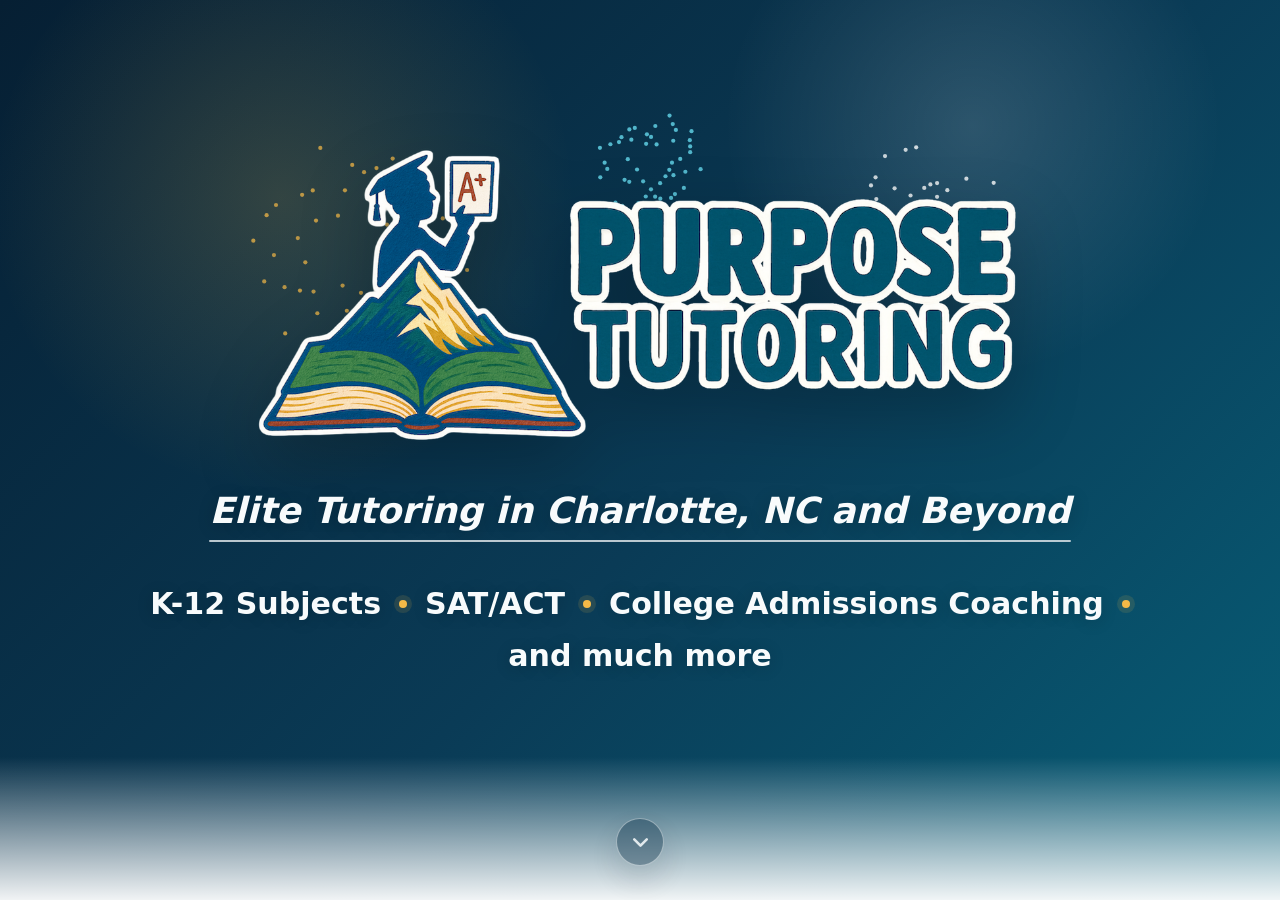
<file: index.html>
<!doctype html>
<html lang="en">
  <head>
    <meta charset="utf-8">
    <meta name="viewport" content="width=device-width, initial-scale=1">
    <title>Purpose Tutoring | Charlotte & Online K-12, SAT, ACT Tutoring</title>
    <meta name="description" content="Purpose Tutoring provides personalized K-12 tutoring, SAT and ACT prep, college admissions coaching, and online tutoring nationwide from Charlotte, NC.">
    <link rel="icon" type="image/png" href="assets/Favicon.png">
    <link rel="preload" as="image" href="assets/HD Purpose Tutoring Logo.png">
    <link rel="preload" as="image" href="assets/JD-Hopper-tutoring-student.jpg">
    <link rel="preload" as="image" href="assets/JD-Hopper-meet.png">
    <link rel="stylesheet" href="styles.css">
  </head>
  <body>
    <div class="site-shell">
      <button class="floating-testimonials" data-open-testimonials>Testimonials</button>
      <button class="floating-book" type="button" data-open-jd-contact>Connect With A Tutor</button>
      <button class="section-down" type="button" aria-label="Scroll to next section">
        <svg viewBox="0 0 24 24" aria-hidden="true"><path d="M6 9l6 6 6-6"></path></svg>
      </button>

      <section class="panel hero-panel" id="top" aria-label="Purpose Tutoring introduction">
        <canvas class="fireworks" id="fireworks" aria-hidden="true"></canvas>
        <div class="hero-inner">
          <img class="hero-logo" src="assets/HD Purpose Tutoring Logo.png" alt="Purpose Tutoring logo">
          <p class="hero-tagline">
            <em>Elite Tutoring in <strong>Charlotte, NC</strong> and Beyond</em>
          </p>
          <div class="service-line" aria-label="Tutoring services">
            <span>K-12 Subjects</span>
            <i aria-hidden="true"></i>
            <span>SAT/ACT</span>
            <i aria-hidden="true"></i>
            <span>College Admissions Coaching</span>
            <i aria-hidden="true"></i>
            <span>and much more</span>
          </div>
          <button class="hero-start-cue" type="button">Tap to get started</button>
        </div>
      </section>

      <section class="panel welcome-panel" aria-labelledby="welcome-title">
        <div class="section-inner narrow reveal">
          <h1 id="welcome-title">Welcome to Purpose Tutoring!</h1>
          <p>Our tutors serve students in-person in <strong>Charlotte, NC</strong> and online nationwide. We tailor every session to the individual student, their goals, their struggles, and the way they think and learn. We believe students deserve more than a one-size-fits-all approach to learning.</p>
          <figure class="welcome-photo">
            <img src="assets/JD-Hopper-tutoring-student.jpg" alt="JD Hopper tutoring a Purpose Tutoring student one-on-one in Charlotte, North Carolina" loading="eager" fetchpriority="high">
          </figure>
        </div>
      </section>

      <section class="panel meet-jd-panel" aria-labelledby="meet-jd-title">
        <div class="section-inner reveal">
          <div class="meet-jd-layout">
            <h2 id="meet-jd-title">Meet Founder JD Hopper</h2>
            <figure class="meet-jd-photo">
              <img src="assets/JD-Hopper-meet.png" alt="JD Hopper, Charlotte tutor and founder of Purpose Tutoring" loading="eager" fetchpriority="high">
            </figure>
            <div class="meet-jd-copy">
              <p>JD Hopper is a <strong>premier Charlotte tutor</strong> specializing in math and college admissions. After completing 15 college-level classes in high school while maintaining a perfect 4.0 unweighted GPA, <strong>he graduated from UNC Chapel Hill in just two years</strong> before starting his own tutoring practice. This paved the way for him to found Purpose Tutoring, which now <strong>employs several tutors</strong>.</p>
              <p>Additionally, he teaches public speaking at <strong>Charlotte Latin School</strong>, one of the city's top three private schools, served as president of Queen City Toastmasters, the largest public speaking organization in the Carolinas, from 2025 to 2026, and co-founded Mojo Group LLC to develop software that helps students improve their public speaking and communication skills.</p>
              <p>His schedule remains extraordinarily busy due to his extensive client lineup, but <strong>he continues to take on new students as spots become available.</strong></p>
            </div>
          </div>

          <button class="rates-heading" type="button" data-current-rates>Current Rates*</button>
          <div class="rate-grid" aria-label="JD Hopper tutoring rates for new clients">
            <article class="rate-card">
              <h3>K-12 Subjects</h3>
              <p>$100/hour</p>
            </article>
            <article class="rate-card">
              <h3>SAT/ACT</h3>
              <p>$100/hour</p>
            </article>
            <button class="rate-card rate-card-button" type="button" data-college-package>
              <h3>College Admissions Package*</h3>
              <p>$1,600/package</p>
            </button>
            <article class="rate-card">
              <h3>Group Tutoring Sessions</h3>
              <span>(2 to 4 people)</span>
              <p>$60/student</p>
            </article>
          </div>

          <div class="jd-rolodex-wrap">
            <h3>JD Hopper Testimonials</h3>
            <div class="jd-rolodex" id="jdTestimonialRolodex" aria-label="Scrollable JD Hopper testimonials"></div>
          </div>

          <button class="jd-contact-button" type="button" data-open-jd-contact>Connect With JD</button>

          <div class="additional-tutors-block" aria-labelledby="spotlight-title">
            <div class="section-heading">
              <h2 id="spotlight-title">Additional Tutors</h2>
            </div>
            <div class="carousel" aria-roledescription="carousel">
              <div class="tutor-stage" id="tutorStage"></div>
            </div>
            <div class="dots" id="tutorDots" aria-label="Tutor carousel position"></div>
          </div>
        </div>
      </section>

      <section class="panel info-panel articles-panel" aria-labelledby="articles-section-title">
        <div class="section-inner reveal">
          <div class="section-heading light-heading">
            <h2 id="articles-section-title">Tutoring Articles</h2>
          </div>
          <div class="article-section-list" aria-label="Scrollable tutoring articles">
            <a class="article-feature-card" href="blog/why-students-stop-caring-and-how-great-educators-bring-them-back/index.html">
              <img src="assets/articles/why-students-stop-caring.webp" alt="Wooden letter tiles spelling yes you can for Purpose Tutoring motivation article" loading="eager">
              <span>Why Students Stop Caring, and How Great Educators Bring Them Back</span>
              <time datetime="2026-03-19">Mar 19, 2026</time>
            </a>
            <a class="article-feature-card" href="blog/the-real-reason-students-struggle-in-math-no-one-explains-the-why/index.html">
              <img src="assets/articles/teaching-the-why.webp" alt="Student writing math on a chalkboard for Purpose Tutoring article about explaining the why" loading="eager">
              <span>The Real Reason Students Struggle in Math: No One Explains the Why</span>
              <time datetime="2026-02-08">Feb 8, 2026</time>
            </a>
            <a class="article-feature-card" href="blog/teachers-are-irreplaceable/index.html">
              <img src="assets/articles/teachers-are-irreplaceable.webp" alt="Bill Gates seated during an interview for Purpose Tutoring article about teachers and AI" loading="eager">
              <span>Teachers Are Irreplaceable</span>
              <time datetime="2026-02-01">Feb 1, 2026</time>
            </a>
            <a class="article-feature-card" href="blog/the-human-advantage-a-reality-check-on-ai-in-education/index.html">
              <img src="assets/articles/the-human-advantage.webp" alt="Blue-lit silhouette for Purpose Tutoring article about AI in education" loading="eager">
              <span>The Human Advantage: A Reality Check on AI in Education</span>
              <time datetime="2026-01-19">Jan 19, 2026</time>
            </a>
          </div>
        </div>
      </section>

      <section class="panel more-about-panel" aria-labelledby="more-about-title">
        <div class="section-inner reveal">
          <div class="section-heading">
            <h2 id="more-about-title">More About Us</h2>
          </div>
          <div class="about-button-grid">
            <a class="about-page-button" href="client-testimonials/index.html">
              <img src="assets/Testimonials.png" alt="Client testimonials for Purpose Tutoring" loading="eager">
              <span>Client Testimonials</span>
            </a>
            <a class="about-page-button" href="founding-story/index.html">
              <img src="assets/Founding Story.png" alt="Founding story image for Purpose Tutoring" loading="eager">
              <span>Founding Story</span>
            </a>
            <a class="about-page-button" href="mission-statement/index.html">
              <img src="assets/Mission Statement.png" alt="Mission statement image for Purpose Tutoring" loading="eager">
              <span>Mission Statement</span>
            </a>
            <a class="about-page-button" href="about-jd-hopper/index.html">
              <img src="assets/JD-Hopper.jpg" alt="JD Hopper, founder of Purpose Tutoring in Charlotte, North Carolina" loading="eager">
              <span>About JD Hopper</span>
            </a>
          </div>
        </div>
      </section>

      <section class="panel booking-panel" aria-labelledby="booking-title">
        <div class="section-inner reveal">
          <h2 id="booking-title">Serving Students Nationwide Online, with In-Person Tutoring Available in <strong>Charlotte, NC</strong>.</h2>
          <div class="embedded-booking-card">
            <h3>Tutoring Request Form</h3>
            <form name="tutoring-request" method="POST" data-netlify="true" netlify-honeypot="bot-field" action="thank-you/index.html" class="request-form secure-contact-form" data-contact-form>
              <input type="hidden" name="form-name" value="tutoring-request">
              <p class="hidden-field">
                <label>Do not fill this out if you are human: <input name="bot-field"></label>
              </p>

              <fieldset>
                <legend>Would you like us to match you with the tutor who best fits your needs, or do you already know which tutor you want to work with? <span>(required)</span></legend>
                <label class="choice"><input type="radio" name="Tutor preference" value="Match me based on my preferences." required> Match me based on my preferences.</label>
                <label class="choice"><input type="radio" name="Tutor preference" value="I already have a tutor in mind."> I already have a tutor in mind.</label>
              </fieldset>

              <label class="field full tutor-in-mind-field" hidden>
                Which tutor do you want to work with?
                <input type="text" name="Tutor in mind">
              </label>

              <label class="field full">
                What are you looking for tutoring or support in? <span>(required)</span>
                <input type="text" name="Tutoring or support needed" required>
              </label>

              <label class="field full">
                Please share anything you would like us to know about your student's needs, goals, or learning preferences.
                <textarea name="Student needs goals or learning preferences" rows="4"></textarea>
              </label>

              <fieldset>
                <legend>Which days of the week work well for tutoring? <span>(required)</span></legend>
                <div class="day-grid">
                  <label><input type="checkbox" name="Days[]" value="Monday"> Monday</label>
                  <label><input type="checkbox" name="Days[]" value="Tuesday"> Tuesday</label>
                  <label><input type="checkbox" name="Days[]" value="Wednesday"> Wednesday</label>
                  <label><input type="checkbox" name="Days[]" value="Thursday"> Thursday</label>
                  <label><input type="checkbox" name="Days[]" value="Friday"> Friday</label>
                  <label><input type="checkbox" name="Days[]" value="Saturday"> Saturday</label>
                  <label><input type="checkbox" name="Days[]" value="Sunday"> Sunday</label>
                </div>
              </fieldset>

              <h3>Personal Info</h3>
              <div class="form-grid">
                <label class="field">
                  First Name <span>(required)</span>
                  <input type="text" name="First Name" required autocomplete="given-name">
                </label>
                <label class="field">
                  Last Name <span>(required)</span>
                  <input type="text" name="Last Name" required autocomplete="family-name">
                </label>
                <label class="field full">
                  Student(s) Name &amp; Grade <span>(required)</span>
                  <input type="text" name="Student(s) Name & Grade" required>
                </label>
                <label class="field">
                  Email <span>(required)</span>
                  <input type="email" name="Email" required autocomplete="email">
                </label>
                <label class="field">
                  Phone <span>(required)</span>
                  <input type="tel" name="Phone" required autocomplete="tel">
                </label>
              </div>
              <button class="submit-button" type="submit">Submit Request</button>
            </form>
          </div>
        </div>
      </section>

      <footer class="site-footer">
        <p class="footer-contact"><span>(980) 224-3858</span><span class="footer-separator">|</span><span>contact@purposetutoring.com</span></p>
        <p>&copy; 2026 Hopper Ventures, LLC. All rights reserved</p>
      </footer>
    </div>

    <div class="modal" id="contentModal" aria-hidden="true" role="dialog" aria-modal="true" aria-labelledby="modalTitle">
      <div class="modal-backdrop" data-close-modal></div>
      <div class="modal-card" role="document">
        <button class="modal-close" data-close-modal aria-label="Close">
          <svg viewBox="0 0 24 24" aria-hidden="true"><path d="M6 6l12 12M18 6L6 18"></path></svg>
        </button>
        <h2 id="modalTitle"></h2>
        <div class="modal-body" id="modalBody"></div>
      </div>
    </div>

    <div class="modal" id="jdContactModal" aria-hidden="true" role="dialog" aria-modal="true" aria-labelledby="jdContactModalTitle">
      <div class="modal-backdrop" data-close-jd-contact></div>
      <div class="modal-card jd-contact-card" role="document">
        <button class="modal-close" data-close-jd-contact aria-label="Close">
          <svg viewBox="0 0 24 24" aria-hidden="true"><path d="M6 6l12 12M18 6L6 18"></path></svg>
        </button>
        <h2 id="jdContactModalTitle">Connect With A Tutor</h2>
        <form name="jd-tutoring-inquiry" method="POST" data-netlify="true" netlify-honeypot="bot-field" action="thank-you/index.html" class="request-form jd-contact-form secure-contact-form" data-jd-contact-form>
          <input type="hidden" name="form-name" value="jd-tutoring-inquiry">
          <p class="hidden-field">
            <label>Do not fill this out if you are human: <input name="bot-field"></label>
          </p>
          <label class="field">
            Name <span>(required)</span>
            <input type="text" name="Name" required autocomplete="name">
          </label>
          <label class="field">
            Subject <span>(required)</span>
            <input type="text" name="Subject" required>
          </label>
          <label class="field">
            Email <span>(required)</span>
            <input type="email" name="Email" required autocomplete="email">
          </label>
          <label class="field">
            Phone Number <span>(optional)</span>
            <input type="tel" name="Phone" autocomplete="tel">
          </label>
          <label class="field">
            Message <span>(required)</span>
            <textarea name="Message" rows="5" required></textarea>
          </label>
          <button class="submit-button" type="submit">Submit Inquiry</button>
        </form>
      </div>
    </div>

    <div class="modal" id="bookingModal" aria-hidden="true" role="dialog" aria-modal="true" aria-labelledby="bookingModalTitle">
      <div class="modal-backdrop" data-close-booking></div>
      <div class="modal-card booking-card" role="document">
        <button class="modal-close" data-close-booking aria-label="Close">
          <svg viewBox="0 0 24 24" aria-hidden="true"><path d="M6 6l12 12M18 6L6 18"></path></svg>
        </button>
        <h2 id="bookingModalTitle">Tutoring Request Form</h2>
        <form name="tutoring-request" method="POST" data-netlify="true" netlify-honeypot="bot-field" action="thank-you/index.html" class="request-form secure-contact-form" data-contact-form>
          <input type="hidden" name="form-name" value="tutoring-request">
          <p class="hidden-field">
            <label>Do not fill this out if you are human: <input name="bot-field"></label>
          </p>

          <fieldset>
            <legend>Would you like us to match you with the tutor who best fits your needs, or do you already know which tutor you want to work with? <span>(required)</span></legend>
            <label class="choice"><input type="radio" name="Tutor preference" value="Match me based on my preferences." required> Match me based on my preferences.</label>
            <label class="choice"><input type="radio" name="Tutor preference" value="I already have a tutor in mind."> I already have a tutor in mind.</label>
          </fieldset>

          <label class="field full tutor-in-mind-field" hidden>
            Which tutor do you want to work with?
            <input type="text" name="Tutor in mind">
          </label>

          <label class="field full">
            What are you looking for tutoring or support in? <span>(required)</span>
            <input type="text" name="Tutoring or support needed" required>
          </label>

          <label class="field full">
            Please share anything you would like us to know about your student's needs, goals, or learning preferences.
            <textarea name="Student needs goals or learning preferences" rows="4"></textarea>
          </label>

          <fieldset>
            <legend>Which days of the week work well for tutoring? <span>(required)</span></legend>
            <div class="day-grid">
              <label><input type="checkbox" name="Days[]" value="Monday"> Monday</label>
              <label><input type="checkbox" name="Days[]" value="Tuesday"> Tuesday</label>
              <label><input type="checkbox" name="Days[]" value="Wednesday"> Wednesday</label>
              <label><input type="checkbox" name="Days[]" value="Thursday"> Thursday</label>
              <label><input type="checkbox" name="Days[]" value="Friday"> Friday</label>
              <label><input type="checkbox" name="Days[]" value="Saturday"> Saturday</label>
              <label><input type="checkbox" name="Days[]" value="Sunday"> Sunday</label>
            </div>
          </fieldset>

          <h3>Personal Info</h3>
          <div class="form-grid">
            <label class="field">
              First Name <span>(required)</span>
              <input type="text" name="First Name" required autocomplete="given-name">
            </label>
            <label class="field">
              Last Name <span>(required)</span>
              <input type="text" name="Last Name" required autocomplete="family-name">
            </label>
            <label class="field full">
              Student(s) Name &amp; Grade <span>(required)</span>
              <input type="text" name="Student(s) Name & Grade" required>
            </label>
            <label class="field">
              Email <span>(required)</span>
              <input type="email" name="Email" required autocomplete="email">
            </label>
            <label class="field">
              Phone <span>(required)</span>
              <input type="tel" name="Phone" required autocomplete="tel">
            </label>
          </div>
          <button class="submit-button" type="submit">Submit Request</button>
        </form>
      </div>
    </div>

    <script src="testimonials.js" data-asset-base="assets/"></script>
    <script src="script.js"></script>
  </body>
</html>
</file>
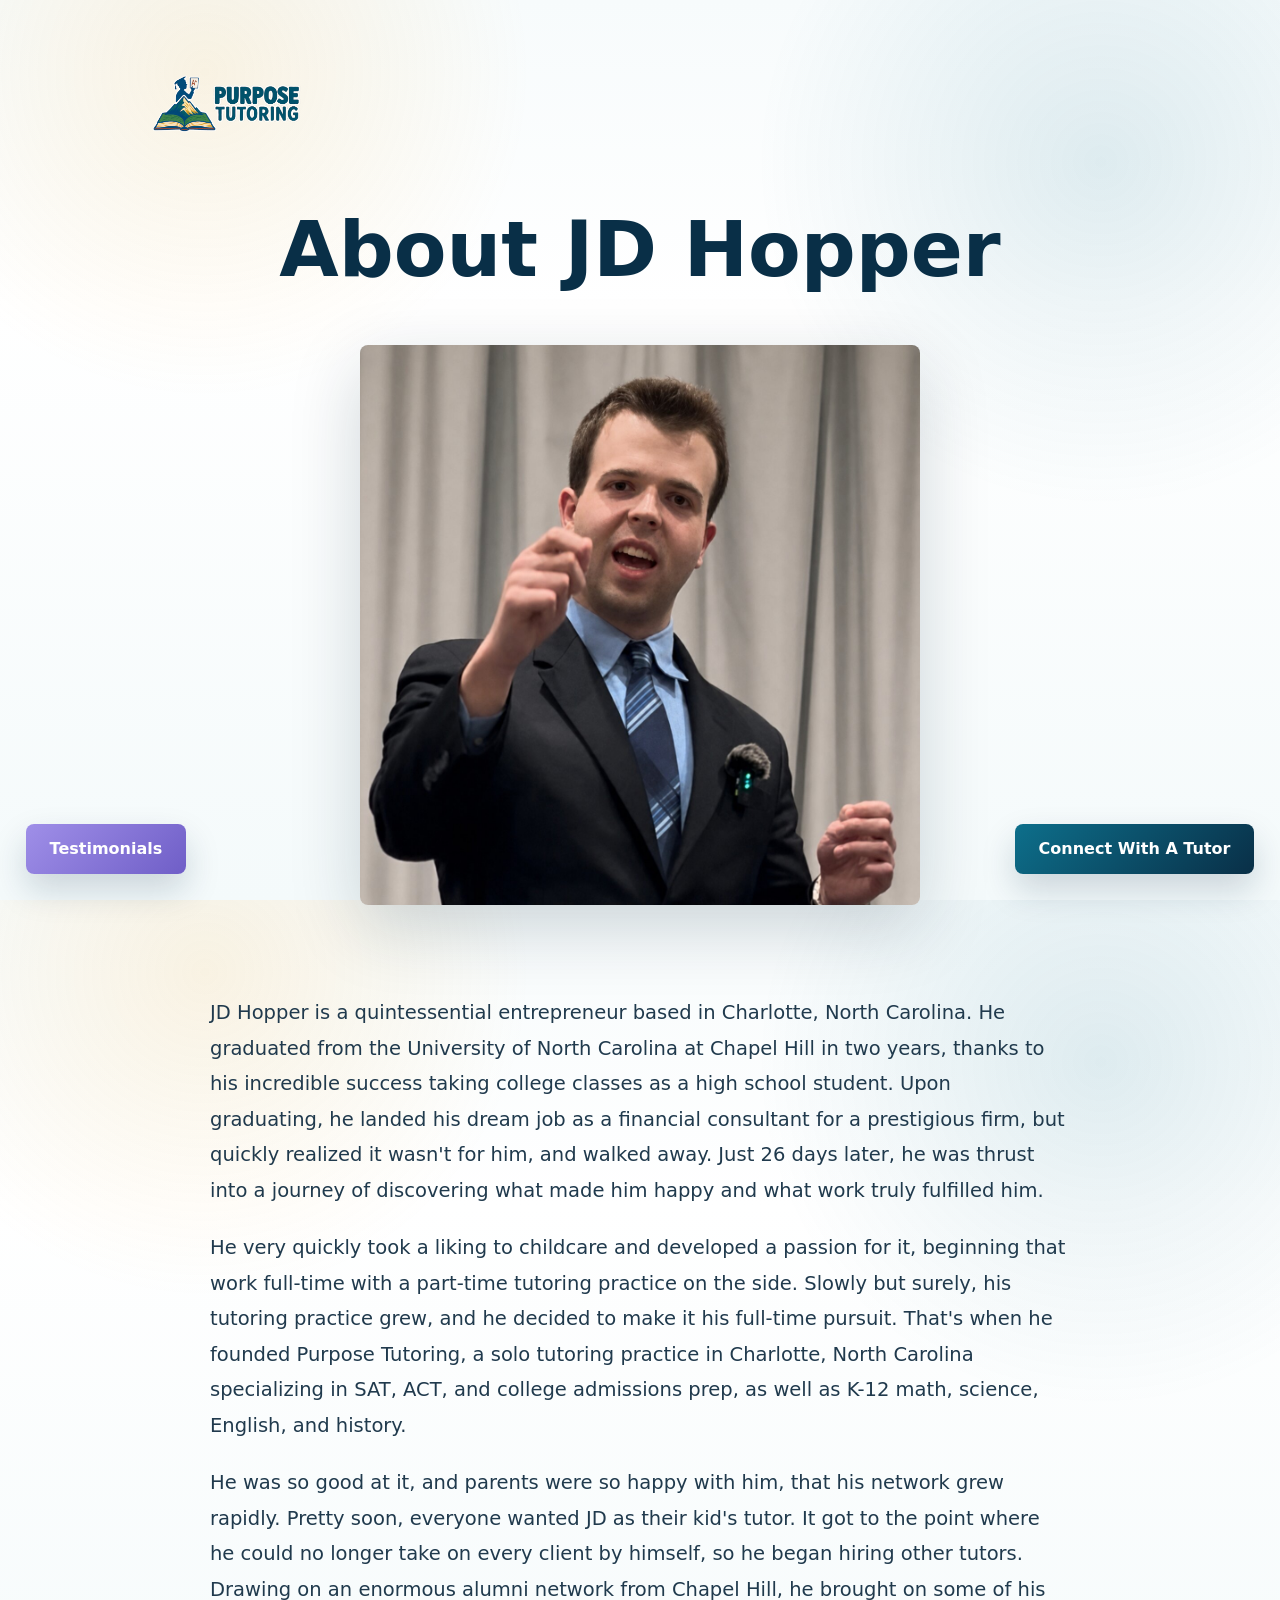
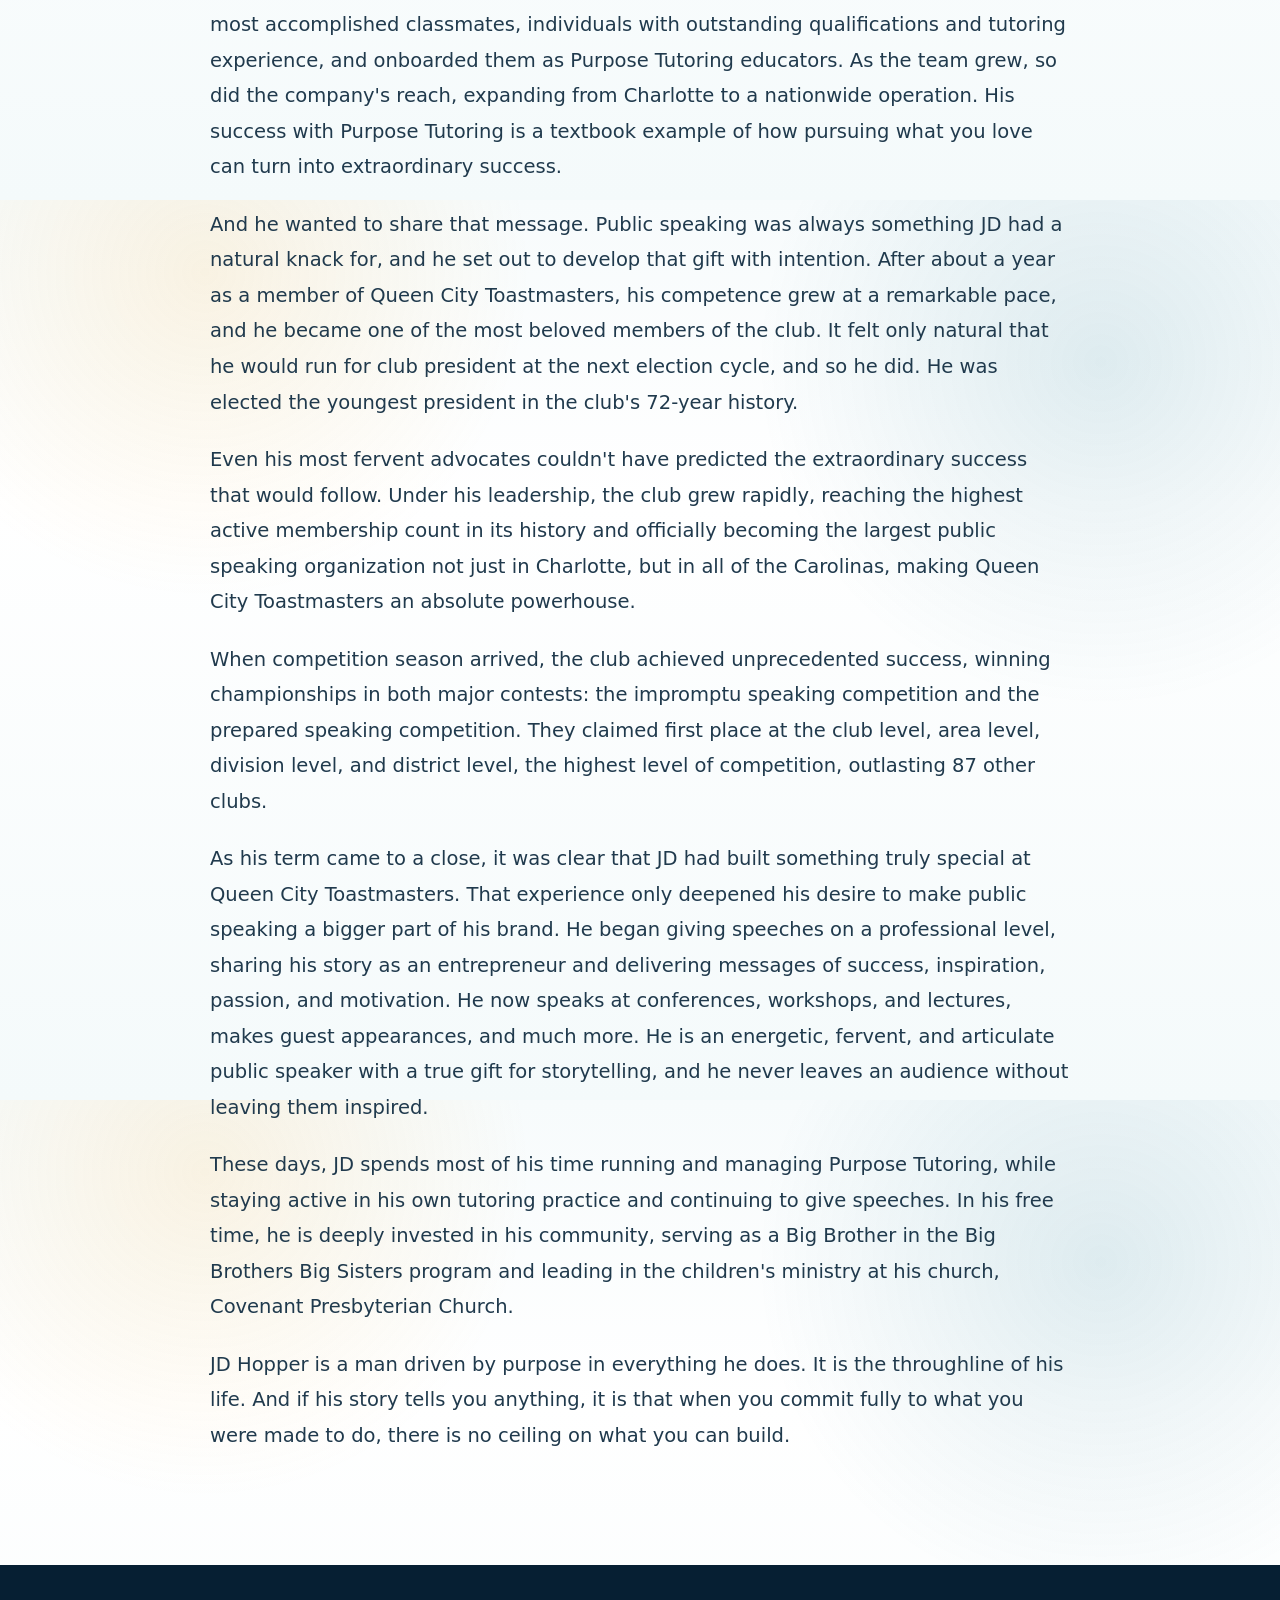
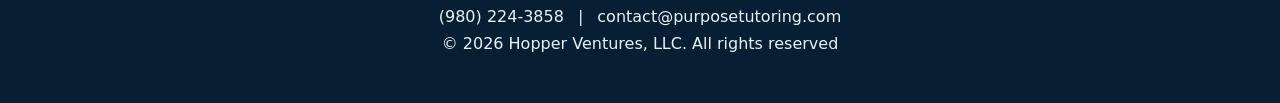
<file: about-jd-hopper/index.html>
<!doctype html>
<html lang="en">
  <head>
    <meta charset="utf-8">
    <meta name="viewport" content="width=device-width, initial-scale=1">
    <title>About JD Hopper | Founder of Purpose Tutoring in Charlotte</title>
    <meta name="description" content="Learn about JD Hopper, founder of Purpose Tutoring in Charlotte, NC, his entrepreneurial story, tutoring work, and public speaking leadership.">
    <link rel="icon" type="image/png" href="../assets/Favicon.png">
    <link rel="stylesheet" href="../styles.css">
  </head>
  <body class="article-page standard-page about-jd-page">
    <button class="floating-testimonials" type="button" data-open-testimonials>Testimonials</button>
    <button class="floating-book" type="button" data-open-jd-contact>Connect With A Tutor</button>
    <main class="article-shell">
      <header class="article-header">
        <div class="article-topbar">
          <a class="article-brand" href="../index.html">
            <img src="../assets/HD Purpose Tutoring Logo.png" alt="Purpose Tutoring logo">
          </a>
        </div>
        <div class="article-hero">
          <h1>About JD Hopper</h1>
          <div class="article-image">
            <img src="../assets/JD-Hopper.jpg" alt="JD Hopper, founder of Purpose Tutoring and public speaker in Charlotte, North Carolina">
          </div>
        </div>
      </header>
      <article class="article-body">
        <p>JD Hopper is a quintessential entrepreneur based in Charlotte, North Carolina. He graduated from the University of North Carolina at Chapel Hill in two years, thanks to his incredible success taking college classes as a high school student. Upon graduating, he landed his dream job as a financial consultant for a prestigious firm, but quickly realized it wasn't for him, and walked away. Just 26 days later, he was thrust into a journey of discovering what made him happy and what work truly fulfilled him.</p>
        <p>He very quickly took a liking to childcare and developed a passion for it, beginning that work full-time with a part-time tutoring practice on the side. Slowly but surely, his tutoring practice grew, and he decided to make it his full-time pursuit. That's when he founded Purpose Tutoring, a solo tutoring practice in Charlotte, North Carolina specializing in SAT, ACT, and college admissions prep, as well as K-12 math, science, English, and history.</p>
        <p>He was so good at it, and parents were so happy with him, that his network grew rapidly. Pretty soon, everyone wanted JD as their kid's tutor. It got to the point where he could no longer take on every client by himself, so he began hiring other tutors. Drawing on an enormous alumni network from Chapel Hill, he brought on some of his most accomplished classmates, individuals with outstanding qualifications and tutoring experience, and onboarded them as Purpose Tutoring educators. As the team grew, so did the company's reach, expanding from Charlotte to a nationwide operation. His success with Purpose Tutoring is a textbook example of how pursuing what you love can turn into extraordinary success.</p>
        <p>And he wanted to share that message. Public speaking was always something JD had a natural knack for, and he set out to develop that gift with intention. After about a year as a member of Queen City Toastmasters, his competence grew at a remarkable pace, and he became one of the most beloved members of the club. It felt only natural that he would run for club president at the next election cycle, and so he did. He was elected the youngest president in the club's 72-year history.</p>
        <p>Even his most fervent advocates couldn't have predicted the extraordinary success that would follow. Under his leadership, the club grew rapidly, reaching the highest active membership count in its history and officially becoming the largest public speaking organization not just in Charlotte, but in all of the Carolinas, making Queen City Toastmasters an absolute powerhouse.</p>
        <p>When competition season arrived, the club achieved unprecedented success, winning championships in both major contests: the impromptu speaking competition and the prepared speaking competition. They claimed first place at the club level, area level, division level, and district level, the highest level of competition, outlasting 87 other clubs.</p>
        <p>As his term came to a close, it was clear that JD had built something truly special at Queen City Toastmasters. That experience only deepened his desire to make public speaking a bigger part of his brand. He began giving speeches on a professional level, sharing his story as an entrepreneur and delivering messages of success, inspiration, passion, and motivation. He now speaks at conferences, workshops, and lectures, makes guest appearances, and much more. He is an energetic, fervent, and articulate public speaker with a true gift for storytelling, and he never leaves an audience without leaving them inspired.</p>
        <p>These days, JD spends most of his time running and managing Purpose Tutoring, while staying active in his own tutoring practice and continuing to give speeches. In his free time, he is deeply invested in his community, serving as a Big Brother in the Big Brothers Big Sisters program and leading in the children's ministry at his church, Covenant Presbyterian Church.</p>
        <p>JD Hopper is a man driven by purpose in everything he does. It is the throughline of his life. And if his story tells you anything, it is that when you commit fully to what you were made to do, there is no ceiling on what you can build.</p>
      </article>
    </main>
    <footer class="article-footer">
      <div class="article-footer-inner">
        <p class="footer-contact"><span>(980) 224-3858</span><span class="footer-separator">|</span><span>contact@purposetutoring.com</span></p>
        <p>&copy; 2026 Hopper Ventures, LLC. All rights reserved</p>
      </div>
    </footer>
    <script src="../testimonials.js" data-asset-base="../assets/"></script>
    <script src="../article.js" data-thank-you="../thank-you/index.html"></script>
  </body>
</html>
</file>
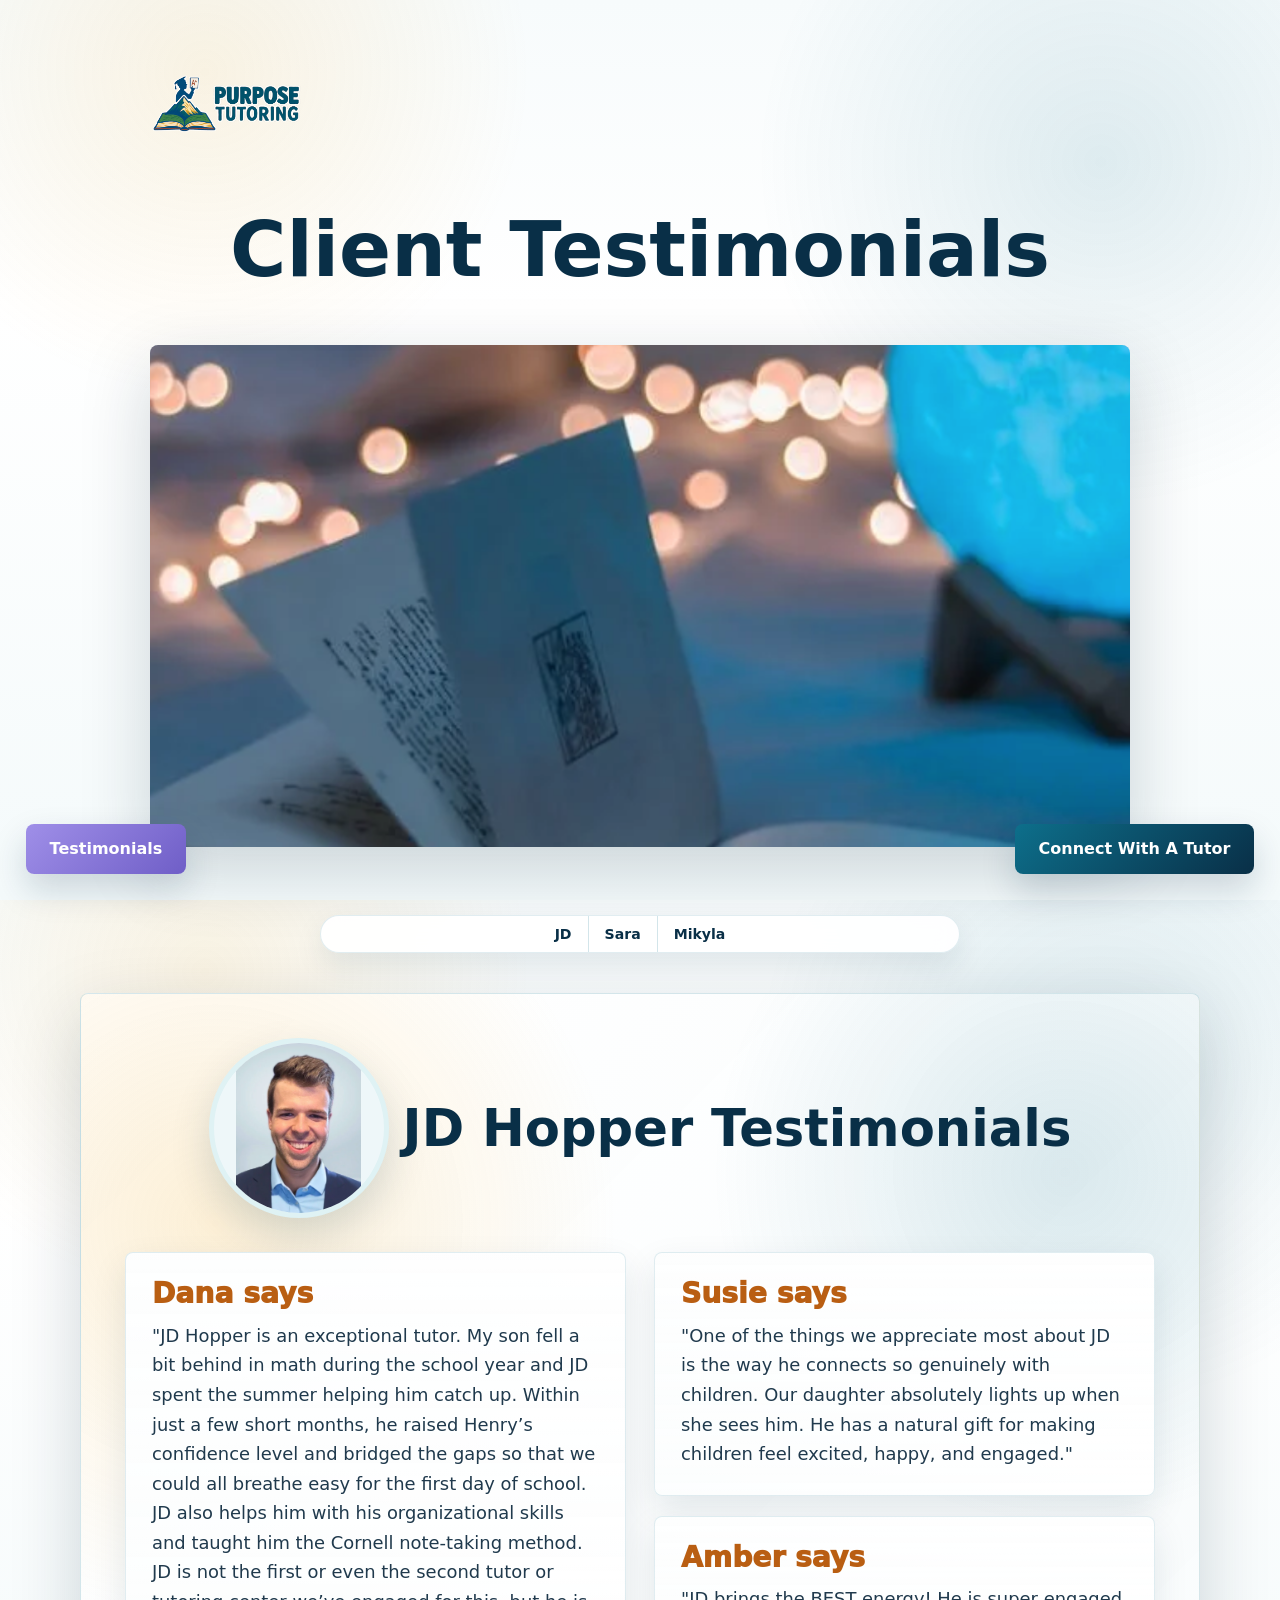
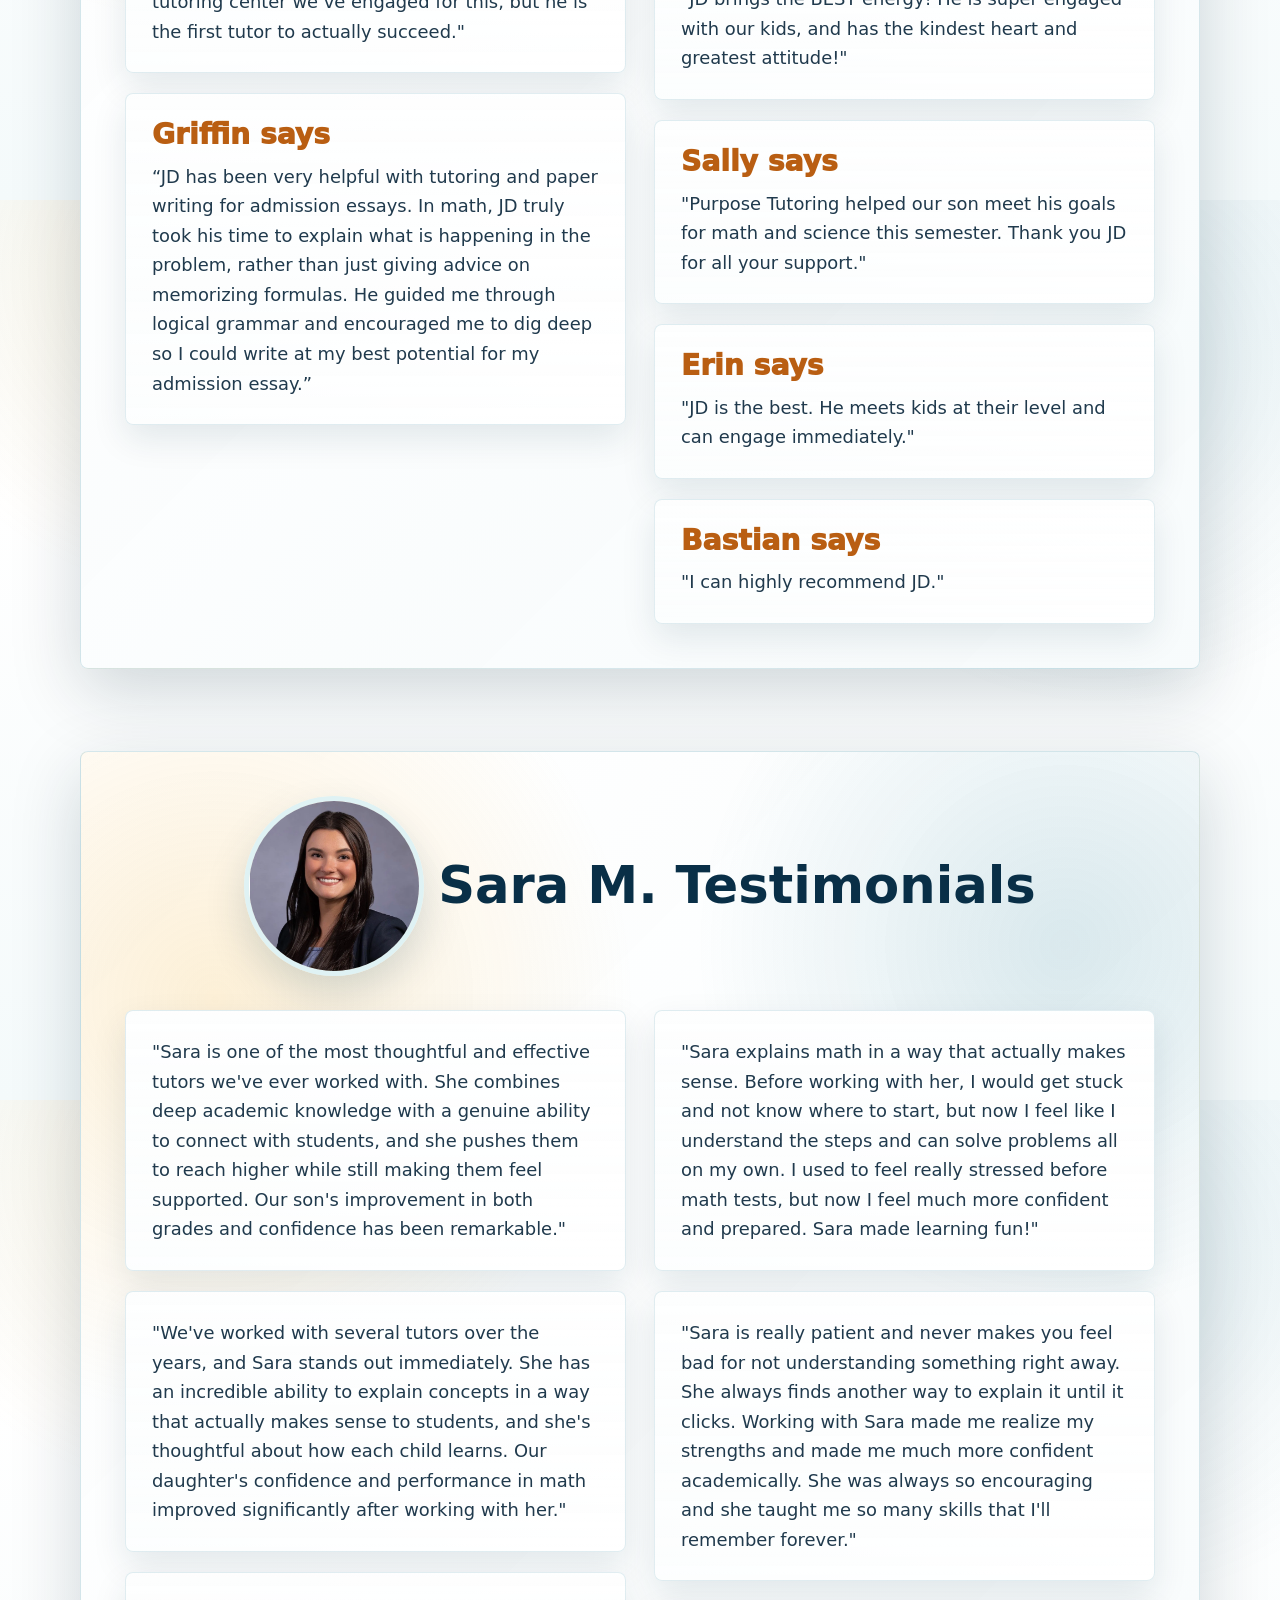
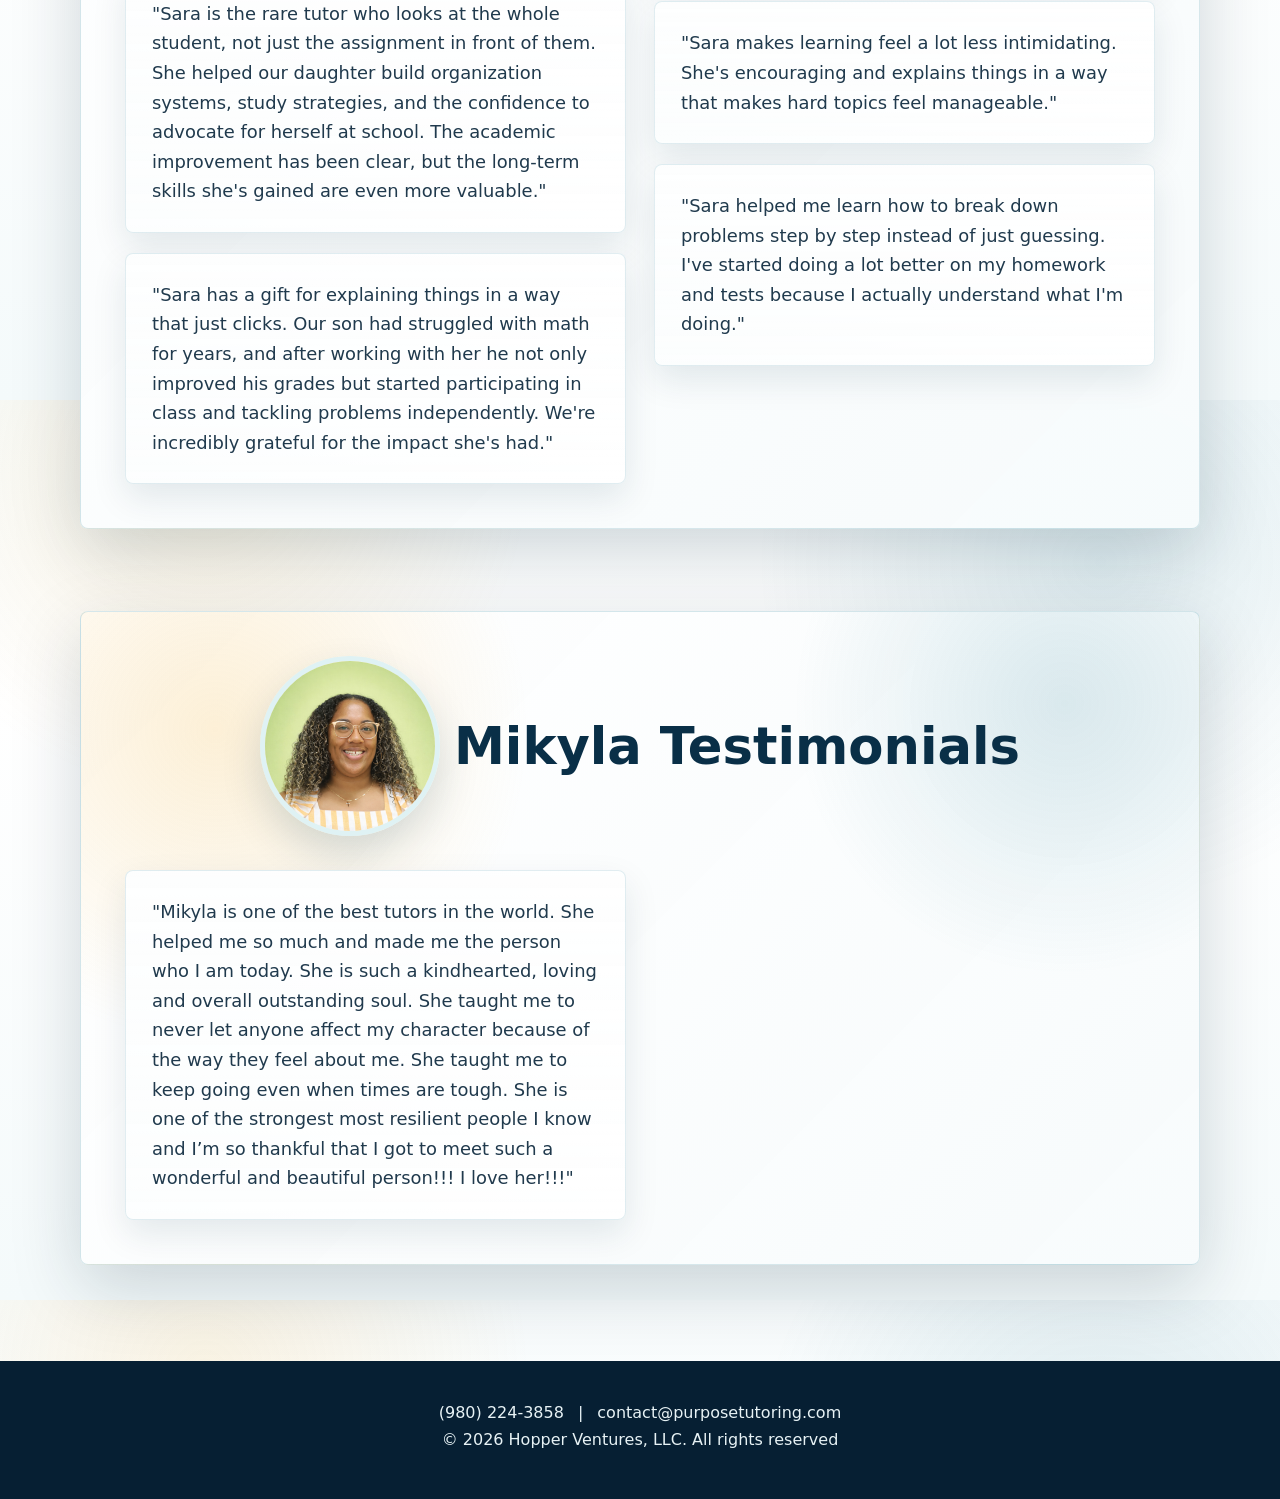
<file: client-testimonials/index.html>
<!doctype html>
<html lang="en">
  <head>
    <meta charset="utf-8">
    <meta name="viewport" content="width=device-width, initial-scale=1">
    <title>Client Testimonials | Purpose Tutoring Reviews</title>
    <meta name="description" content="Read testimonials from Purpose Tutoring families and students about JD Hopper, Sara M., Mikyla, and personalized tutoring support.">
    <link rel="icon" type="image/png" href="../assets/Favicon.png">
    <link rel="stylesheet" href="../styles.css">
  </head>
  <body class="article-page standard-page">
    <button class="floating-testimonials" type="button" data-open-testimonials>Testimonials</button>
    <button class="floating-book" type="button" data-open-jd-contact>Connect With A Tutor</button>
    <main class="article-shell">
      <header class="article-header">
        <div class="article-topbar">
          <a class="article-brand" href="../index.html">
            <img src="../assets/HD Purpose Tutoring Logo.png" alt="Purpose Tutoring logo">
          </a>
        </div>
        <div class="article-hero">
          <h1>Client Testimonials</h1>
          <div class="article-image">
            <img src="../assets/Testimonials.png" alt="Client testimonials for Purpose Tutoring">
          </div>
        </div>
      </header>
      <section class="testimonial-page-mount" id="testimonialPageMount" aria-label="Client testimonials carousel"></section>
    </main>
    <footer class="article-footer">
      <div class="article-footer-inner">
        <p class="footer-contact"><span>(980) 224-3858</span><span class="footer-separator">|</span><span>contact@purposetutoring.com</span></p>
        <p>&copy; 2026 Hopper Ventures, LLC. All rights reserved</p>
      </div>
    </footer>
    <script src="../testimonials.js" data-asset-base="../assets/"></script>
    <script>
      window.PurposeTestimonials.render(document.querySelector("#testimonialPageMount"));
    </script>
    <script src="../article.js" data-thank-you="../thank-you/index.html"></script>
  </body>
</html>
</file>
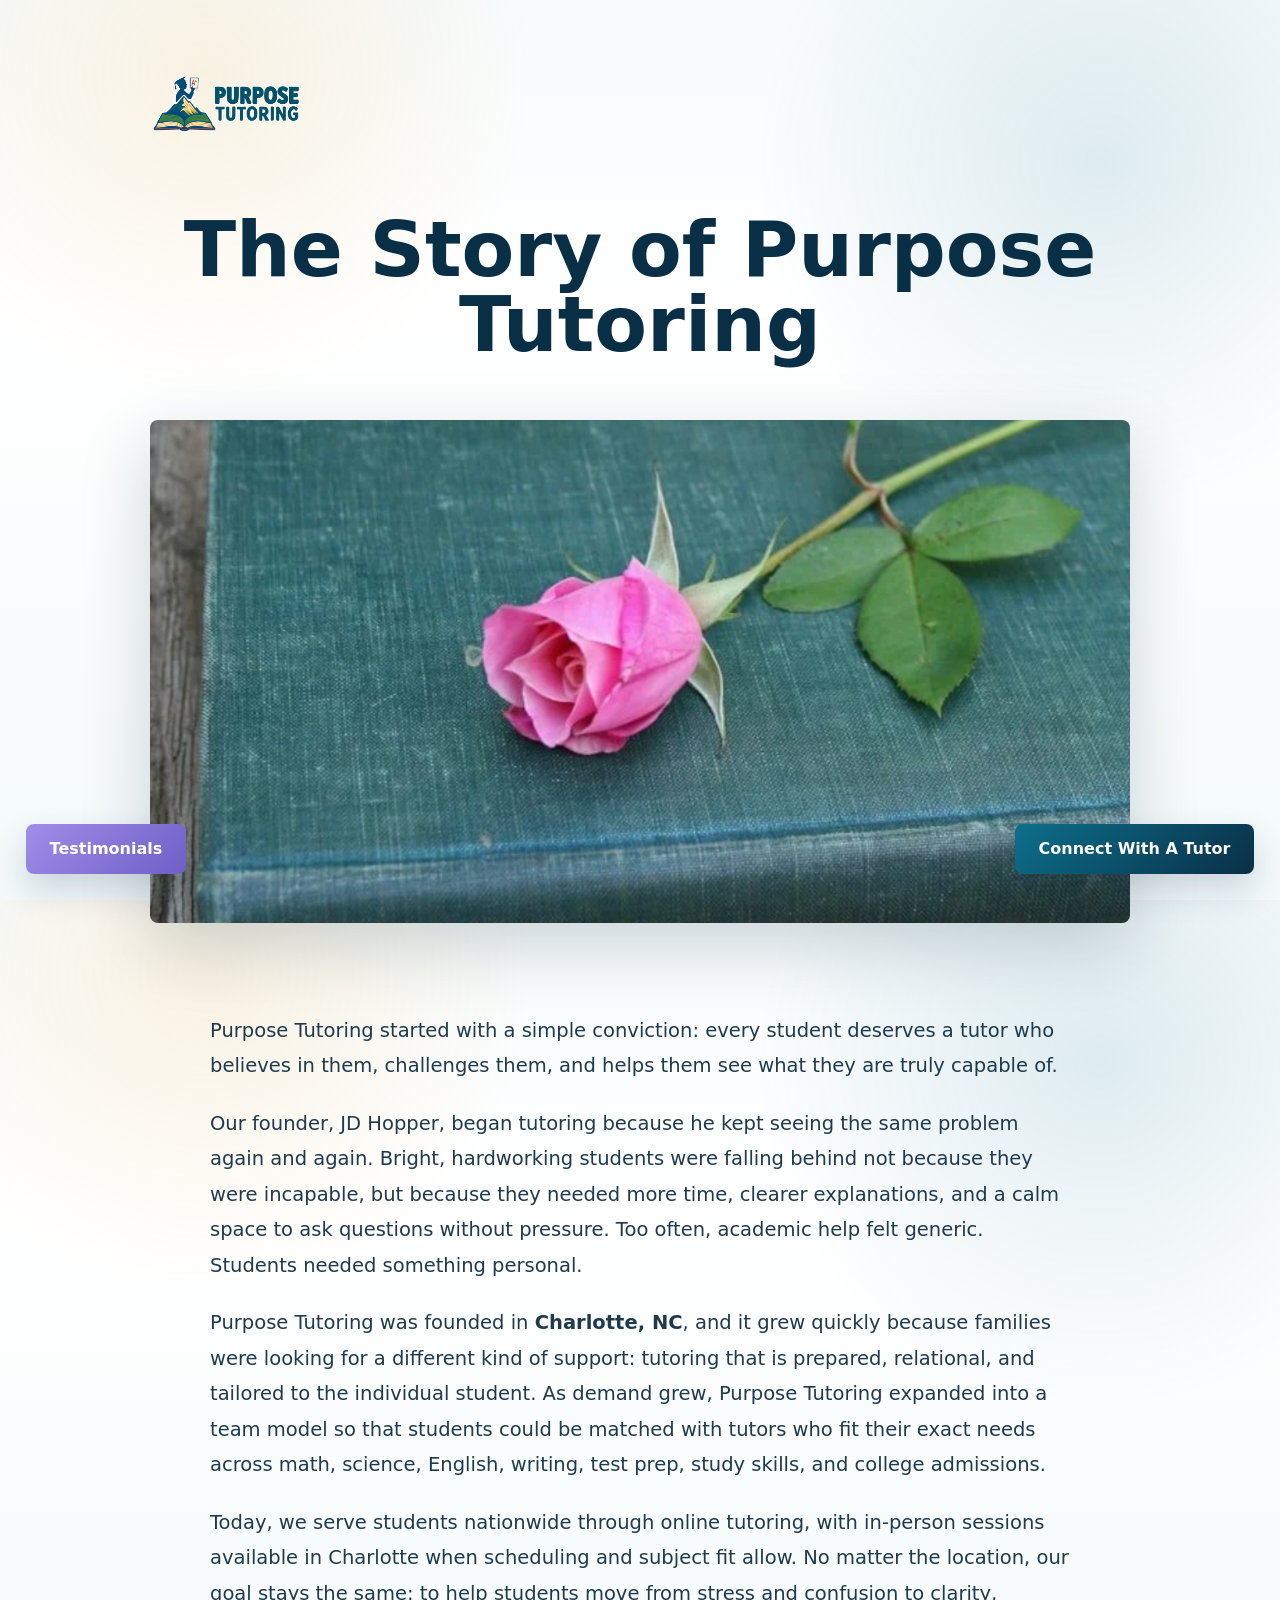
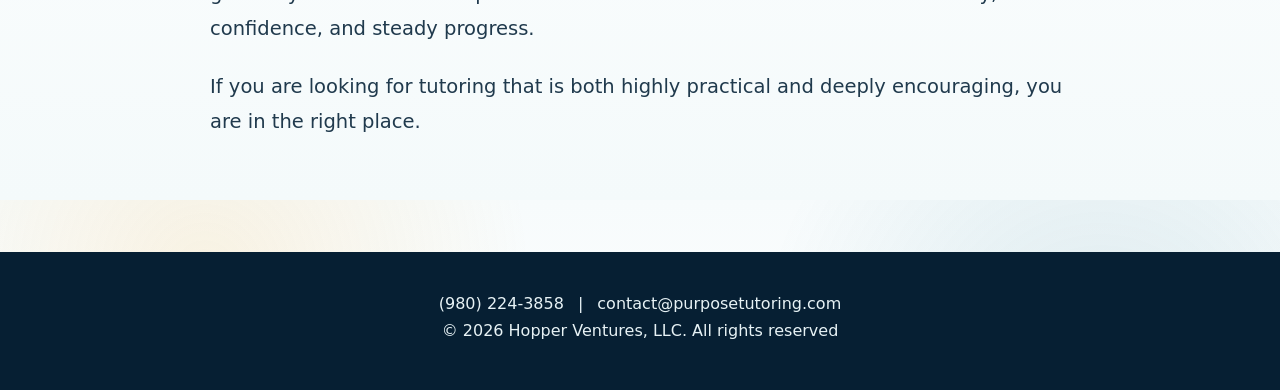
<file: founding-story/index.html>
<!doctype html>
<html lang="en">
  <head>
    <meta charset="utf-8">
    <meta name="viewport" content="width=device-width, initial-scale=1">
    <title>Founding Story | Purpose Tutoring in Charlotte, NC</title>
    <meta name="description" content="Read the founding story of Purpose Tutoring, a Charlotte tutoring company built to give students personalized academic support online and in person.">
    <link rel="icon" type="image/png" href="../assets/Favicon.png">
    <link rel="stylesheet" href="../styles.css">
  </head>
  <body class="article-page standard-page">
    <button class="floating-testimonials" type="button" data-open-testimonials>Testimonials</button>
    <button class="floating-book" type="button" data-open-jd-contact>Connect With A Tutor</button>
    <main class="article-shell">
      <header class="article-header">
        <div class="article-topbar">
          <a class="article-brand" href="../index.html">
            <img src="../assets/HD Purpose Tutoring Logo.png" alt="Purpose Tutoring logo">
          </a>
        </div>
        <div class="article-hero">
          <h1>The Story of Purpose Tutoring</h1>
          <div class="article-image">
            <img src="../assets/Founding Story.png" alt="Founding story image for Purpose Tutoring">
          </div>
        </div>
      </header>
      <article class="article-body">
        <p>Purpose Tutoring started with a simple conviction: every student deserves a tutor who believes in them, challenges them, and helps them see what they are truly capable of.</p>
        <p>Our founder, JD Hopper, began tutoring because he kept seeing the same problem again and again. Bright, hardworking students were falling behind not because they were incapable, but because they needed more time, clearer explanations, and a calm space to ask questions without pressure. Too often, academic help felt generic. Students needed something personal.</p>
        <p>Purpose Tutoring was founded in <strong>Charlotte, NC</strong>, and it grew quickly because families were looking for a different kind of support: tutoring that is prepared, relational, and tailored to the individual student. As demand grew, Purpose Tutoring expanded into a team model so that students could be matched with tutors who fit their exact needs across math, science, English, writing, test prep, study skills, and college admissions.</p>
        <p>Today, we serve students nationwide through online tutoring, with in-person sessions available in Charlotte when scheduling and subject fit allow. No matter the location, our goal stays the same: to help students move from stress and confusion to clarity, confidence, and steady progress.</p>
        <p>If you are looking for tutoring that is both highly practical and deeply encouraging, you are in the right place.</p>
      </article>
    </main>
    <footer class="article-footer">
      <div class="article-footer-inner">
        <p class="footer-contact"><span>(980) 224-3858</span><span class="footer-separator">|</span><span>contact@purposetutoring.com</span></p>
        <p>&copy; 2026 Hopper Ventures, LLC. All rights reserved</p>
      </div>
    </footer>
    <script src="../testimonials.js" data-asset-base="../assets/"></script>
    <script src="../article.js" data-thank-you="../thank-you/index.html"></script>
  </body>
</html>
</file>
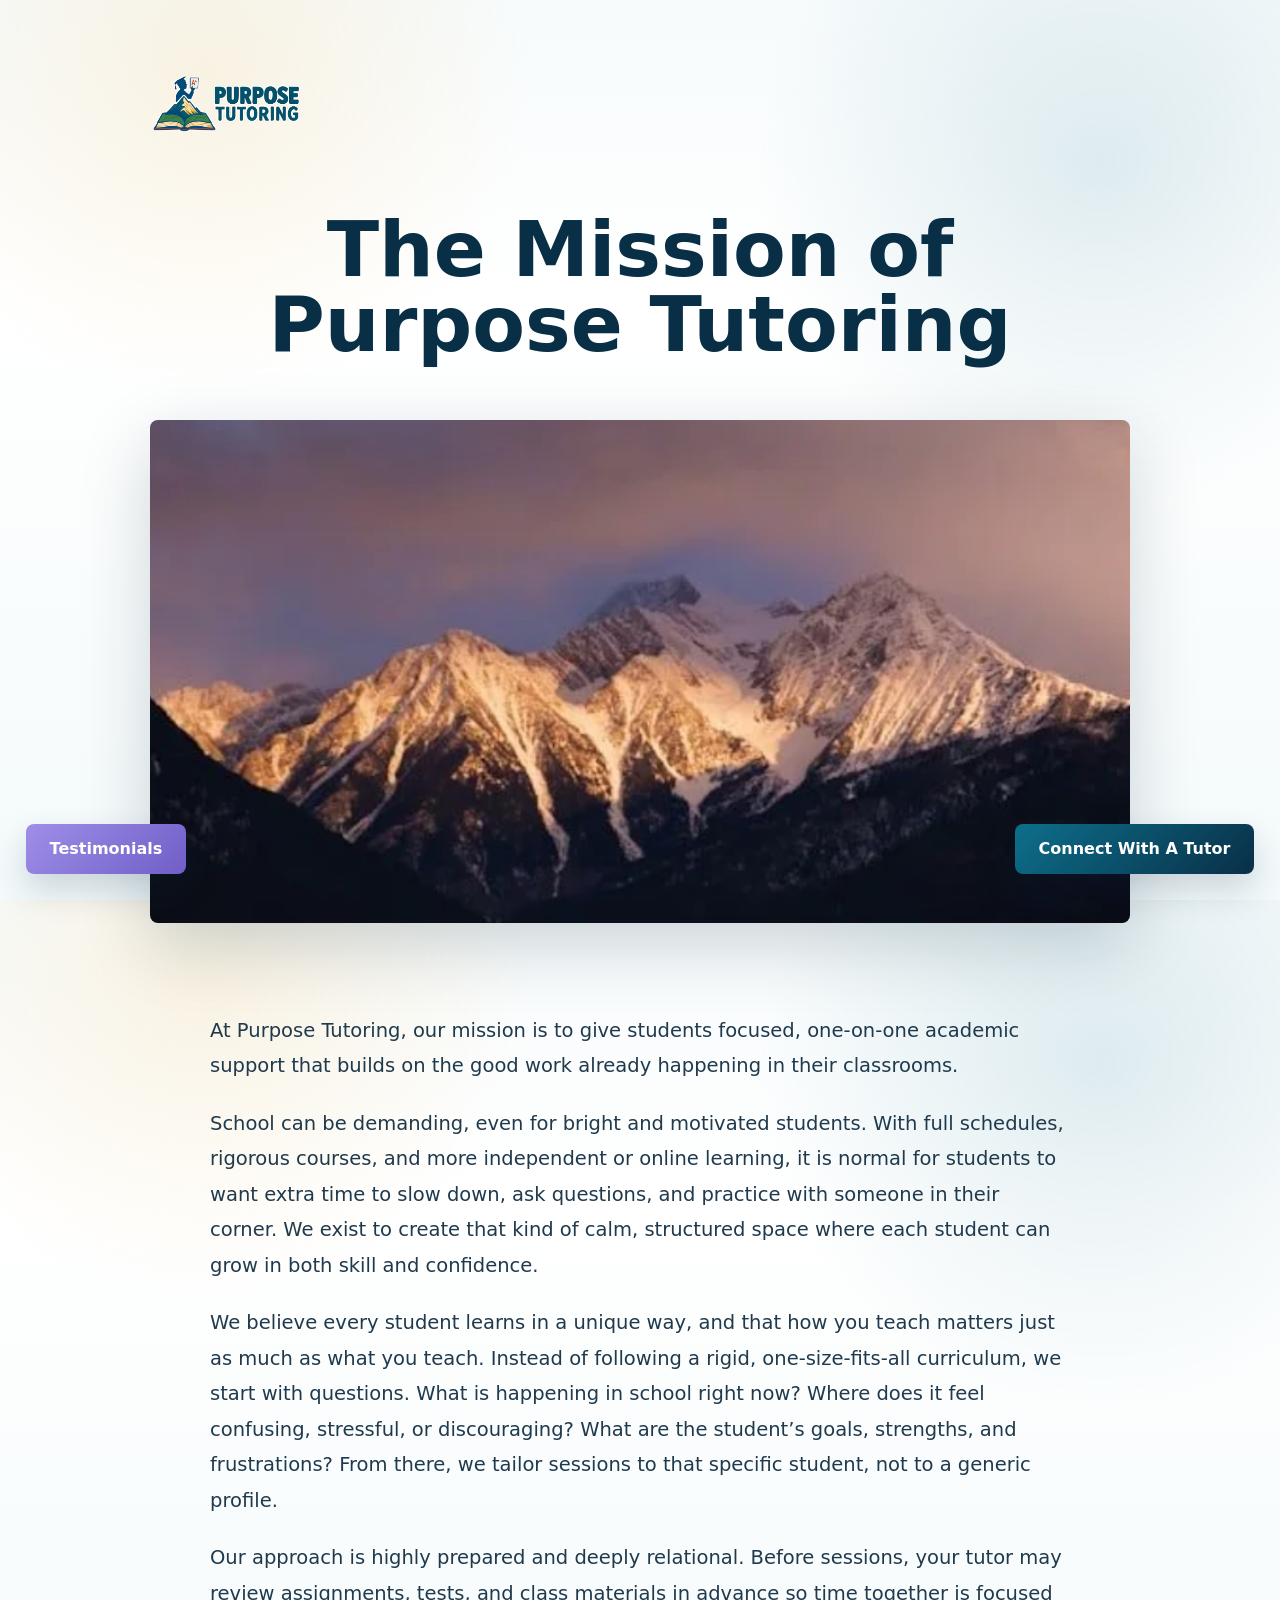
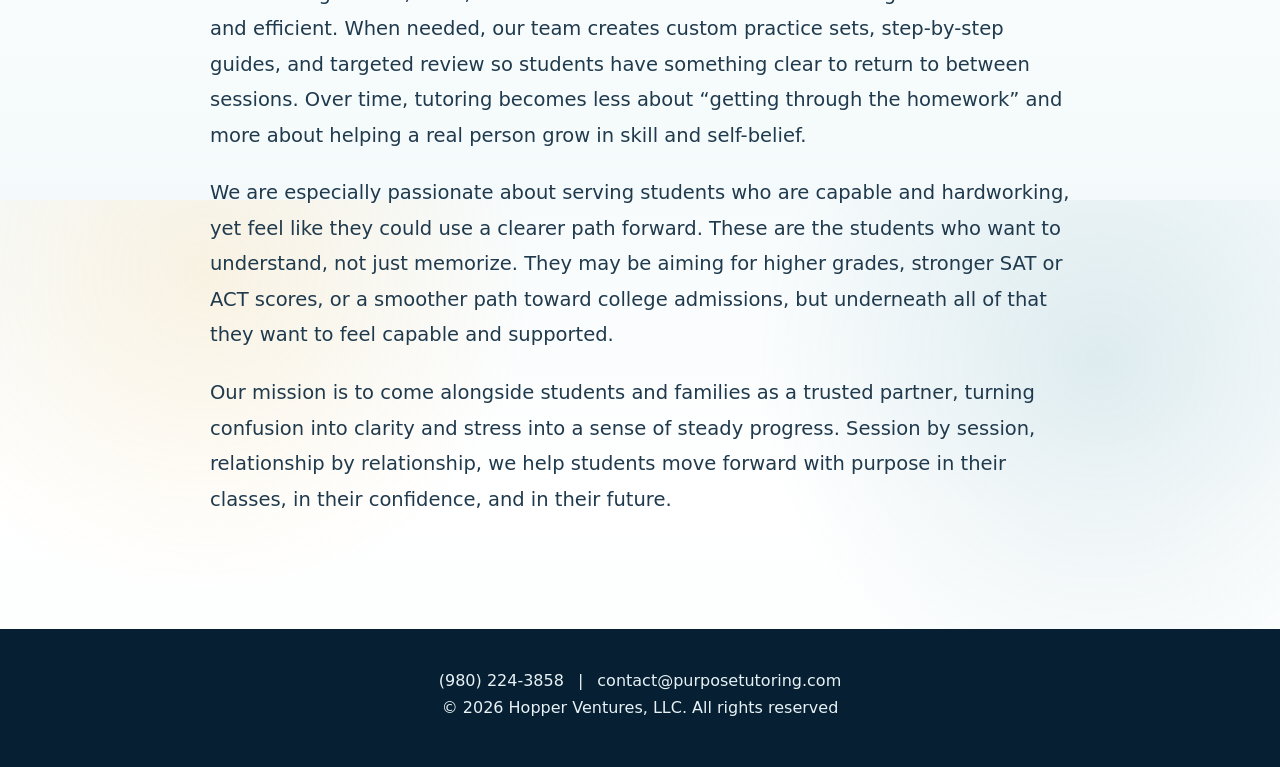
<file: mission-statement/index.html>
<!doctype html>
<html lang="en">
  <head>
    <meta charset="utf-8">
    <meta name="viewport" content="width=device-width, initial-scale=1">
    <title>Mission Statement | Purpose Tutoring</title>
    <meta name="description" content="Explore the mission of Purpose Tutoring: personalized one-on-one academic support that helps students build clarity, confidence, and purpose.">
    <link rel="icon" type="image/png" href="../assets/Favicon.png">
    <link rel="stylesheet" href="../styles.css">
  </head>
  <body class="article-page standard-page">
    <button class="floating-testimonials" type="button" data-open-testimonials>Testimonials</button>
    <button class="floating-book" type="button" data-open-jd-contact>Connect With A Tutor</button>
    <main class="article-shell">
      <header class="article-header">
        <div class="article-topbar">
          <a class="article-brand" href="../index.html">
            <img src="../assets/HD Purpose Tutoring Logo.png" alt="Purpose Tutoring logo">
          </a>
        </div>
        <div class="article-hero">
          <h1>The Mission of Purpose Tutoring</h1>
          <div class="article-image">
            <img src="../assets/Mission Statement.png" alt="Mission statement image for Purpose Tutoring">
          </div>
        </div>
      </header>
      <article class="article-body">
        <p>At Purpose Tutoring, our mission is to give students focused, one-on-one academic support that builds on the good work already happening in their classrooms.</p>
        <p>School can be demanding, even for bright and motivated students. With full schedules, rigorous courses, and more independent or online learning, it is normal for students to want extra time to slow down, ask questions, and practice with someone in their corner. We exist to create that kind of calm, structured space where each student can grow in both skill and confidence.</p>
        <p>We believe every student learns in a unique way, and that how you teach matters just as much as what you teach. Instead of following a rigid, one-size-fits-all curriculum, we start with questions. What is happening in school right now? Where does it feel confusing, stressful, or discouraging? What are the student’s goals, strengths, and frustrations? From there, we tailor sessions to that specific student, not to a generic profile.</p>
        <p>Our approach is highly prepared and deeply relational. Before sessions, your tutor may review assignments, tests, and class materials in advance so time together is focused and efficient. When needed, our team creates custom practice sets, step-by-step guides, and targeted review so students have something clear to return to between sessions. Over time, tutoring becomes less about “getting through the homework” and more about helping a real person grow in skill and self-belief.</p>
        <p>We are especially passionate about serving students who are capable and hardworking, yet feel like they could use a clearer path forward. These are the students who want to understand, not just memorize. They may be aiming for higher grades, stronger SAT or ACT scores, or a smoother path toward college admissions, but underneath all of that they want to feel capable and supported.</p>
        <p>Our mission is to come alongside students and families as a trusted partner, turning confusion into clarity and stress into a sense of steady progress. Session by session, relationship by relationship, we help students move forward with purpose in their classes, in their confidence, and in their future.</p>
      </article>
    </main>
    <footer class="article-footer">
      <div class="article-footer-inner">
        <p class="footer-contact"><span>(980) 224-3858</span><span class="footer-separator">|</span><span>contact@purposetutoring.com</span></p>
        <p>&copy; 2026 Hopper Ventures, LLC. All rights reserved</p>
      </div>
    </footer>
    <script src="../testimonials.js" data-asset-base="../assets/"></script>
    <script src="../article.js" data-thank-you="../thank-you/index.html"></script>
  </body>
</html>
</file>
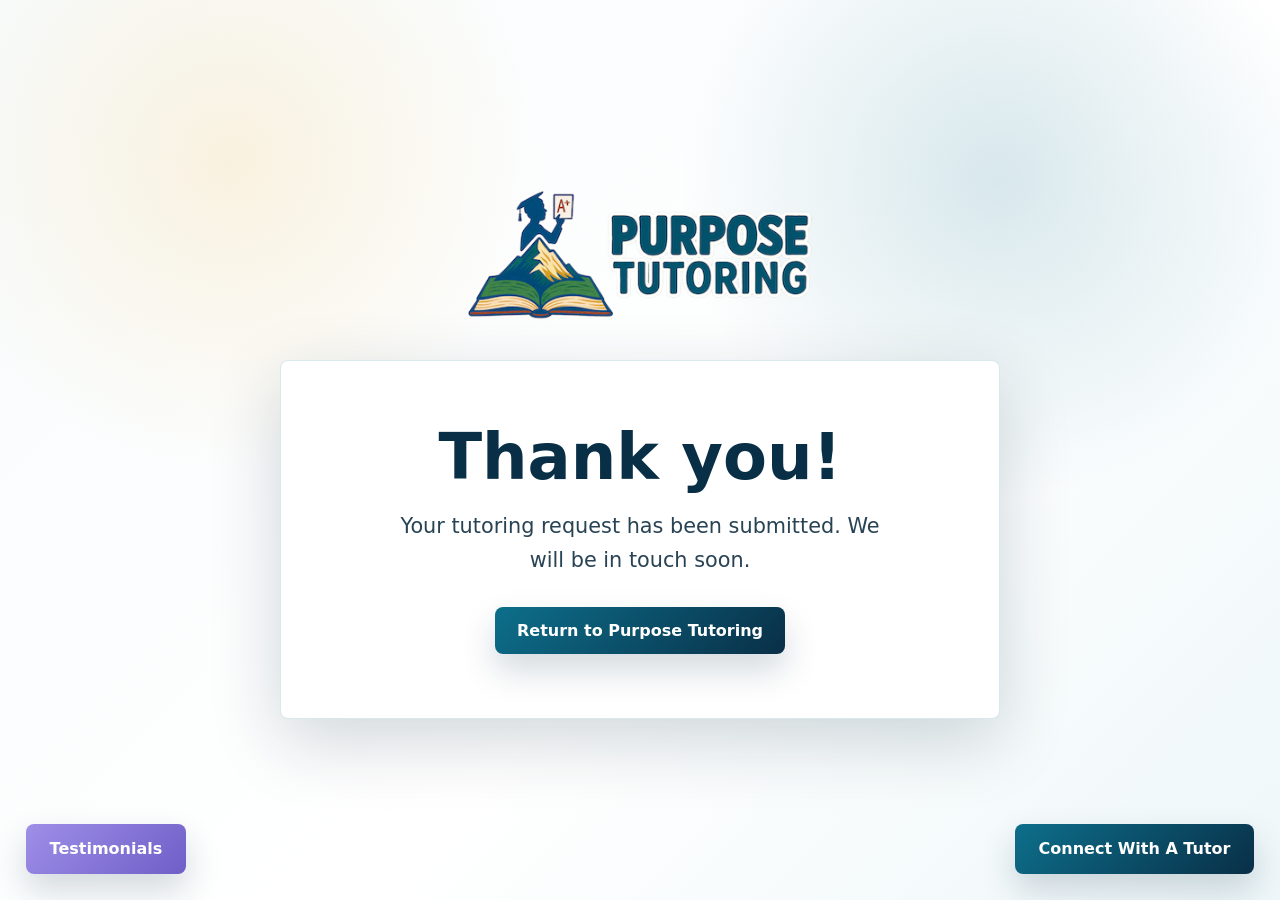
<file: thank-you/index.html>
<!doctype html>
<html lang="en">
  <head>
    <meta charset="utf-8">
    <meta name="viewport" content="width=device-width, initial-scale=1">
    <title>Thank You | Purpose Tutoring</title>
    <meta name="description" content="Thank you for contacting Purpose Tutoring. We will follow up about personalized tutoring support soon.">
    <link rel="icon" type="image/png" href="../assets/Favicon.png">
    <link rel="stylesheet" href="../styles.css">
  </head>
  <body class="thank-you-page">
    <button class="floating-testimonials" type="button" data-open-testimonials>Testimonials</button>
    <button class="floating-book" type="button" data-open-jd-contact>Connect With A Tutor</button>
    <main class="thank-you-shell">
      <img src="../assets/Purpose Tutoring Logo.png" alt="Purpose Tutoring logo">
      <section class="thank-you-card" aria-labelledby="thank-you-title">
        <h1 id="thank-you-title">Thank you!</h1>
        <p>Your tutoring request has been submitted. We will be in touch soon.</p>
        <a class="return-home" href="../index.html">Return to Purpose Tutoring</a>
      </section>
    </main>
    <script src="../testimonials.js" data-asset-base="../assets/"></script>
    <script src="../article.js" data-thank-you="../thank-you/index.html"></script>
  </body>
</html>
</file>
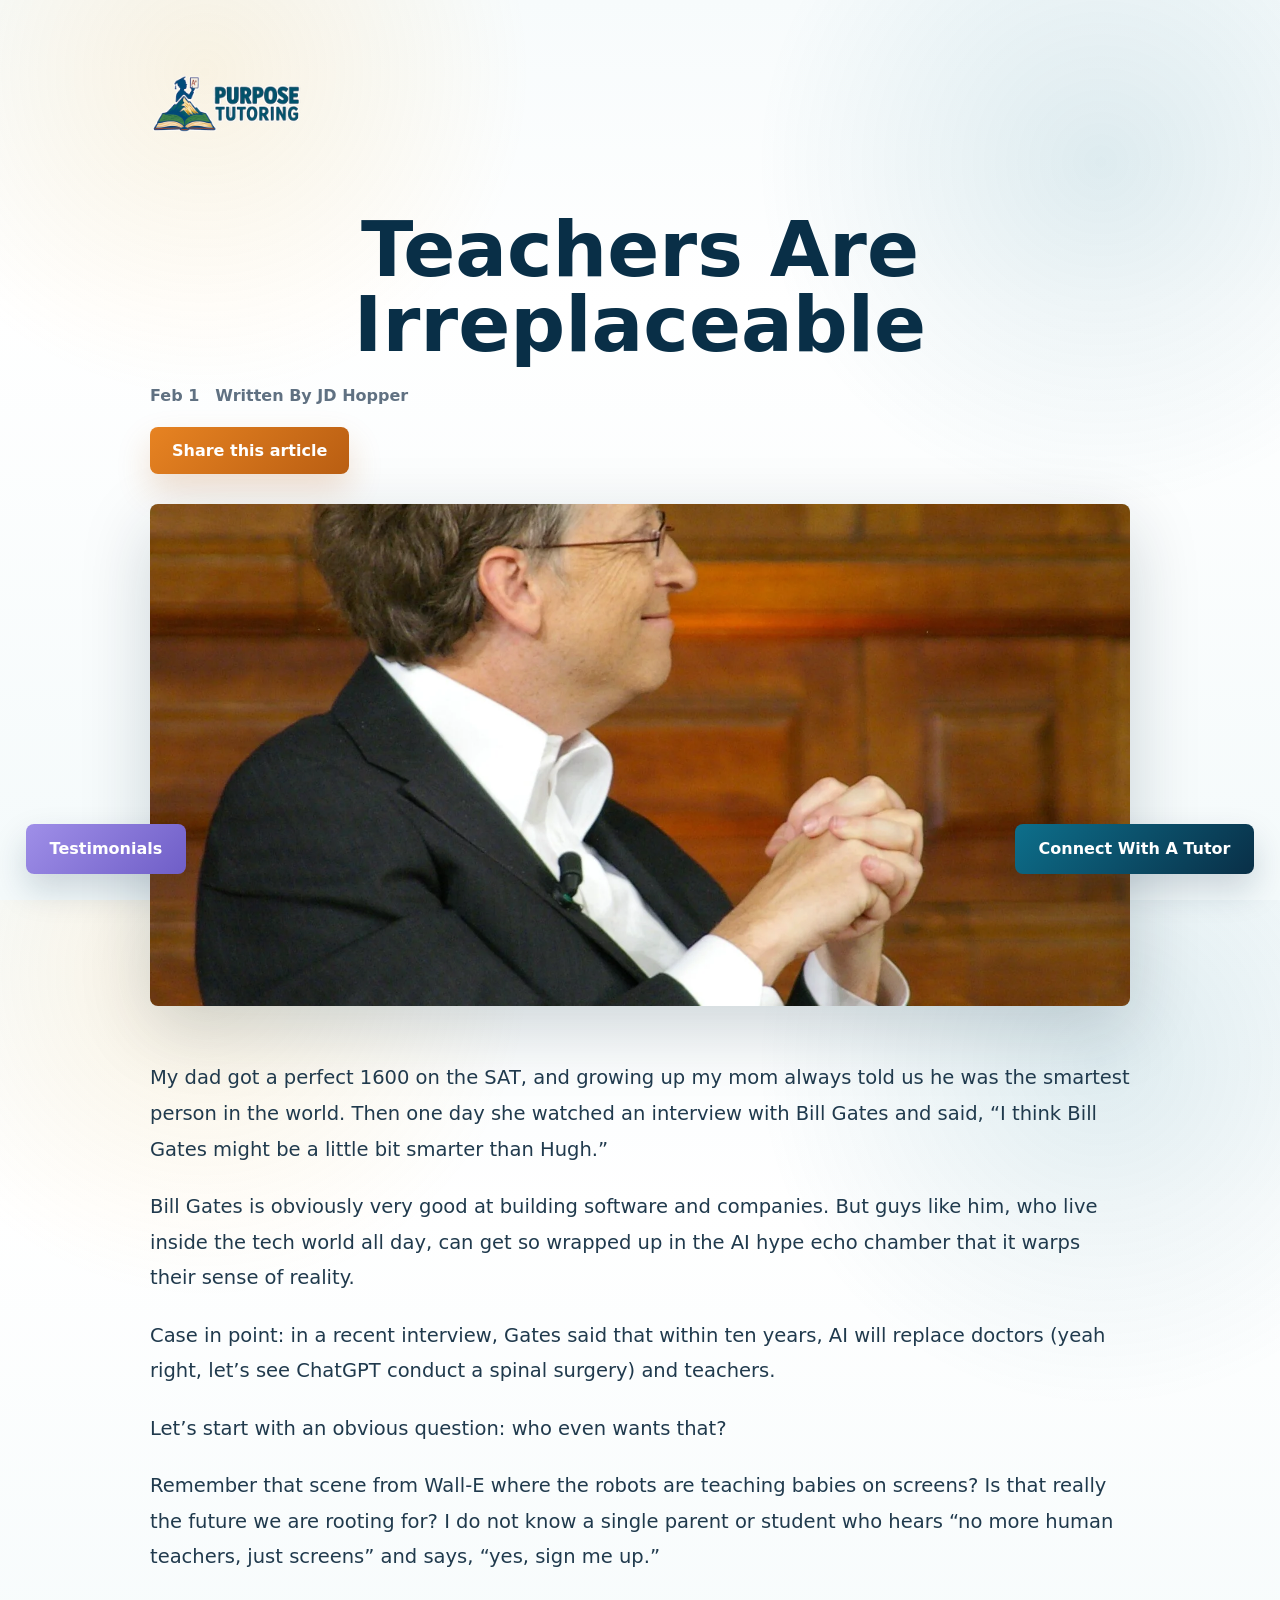
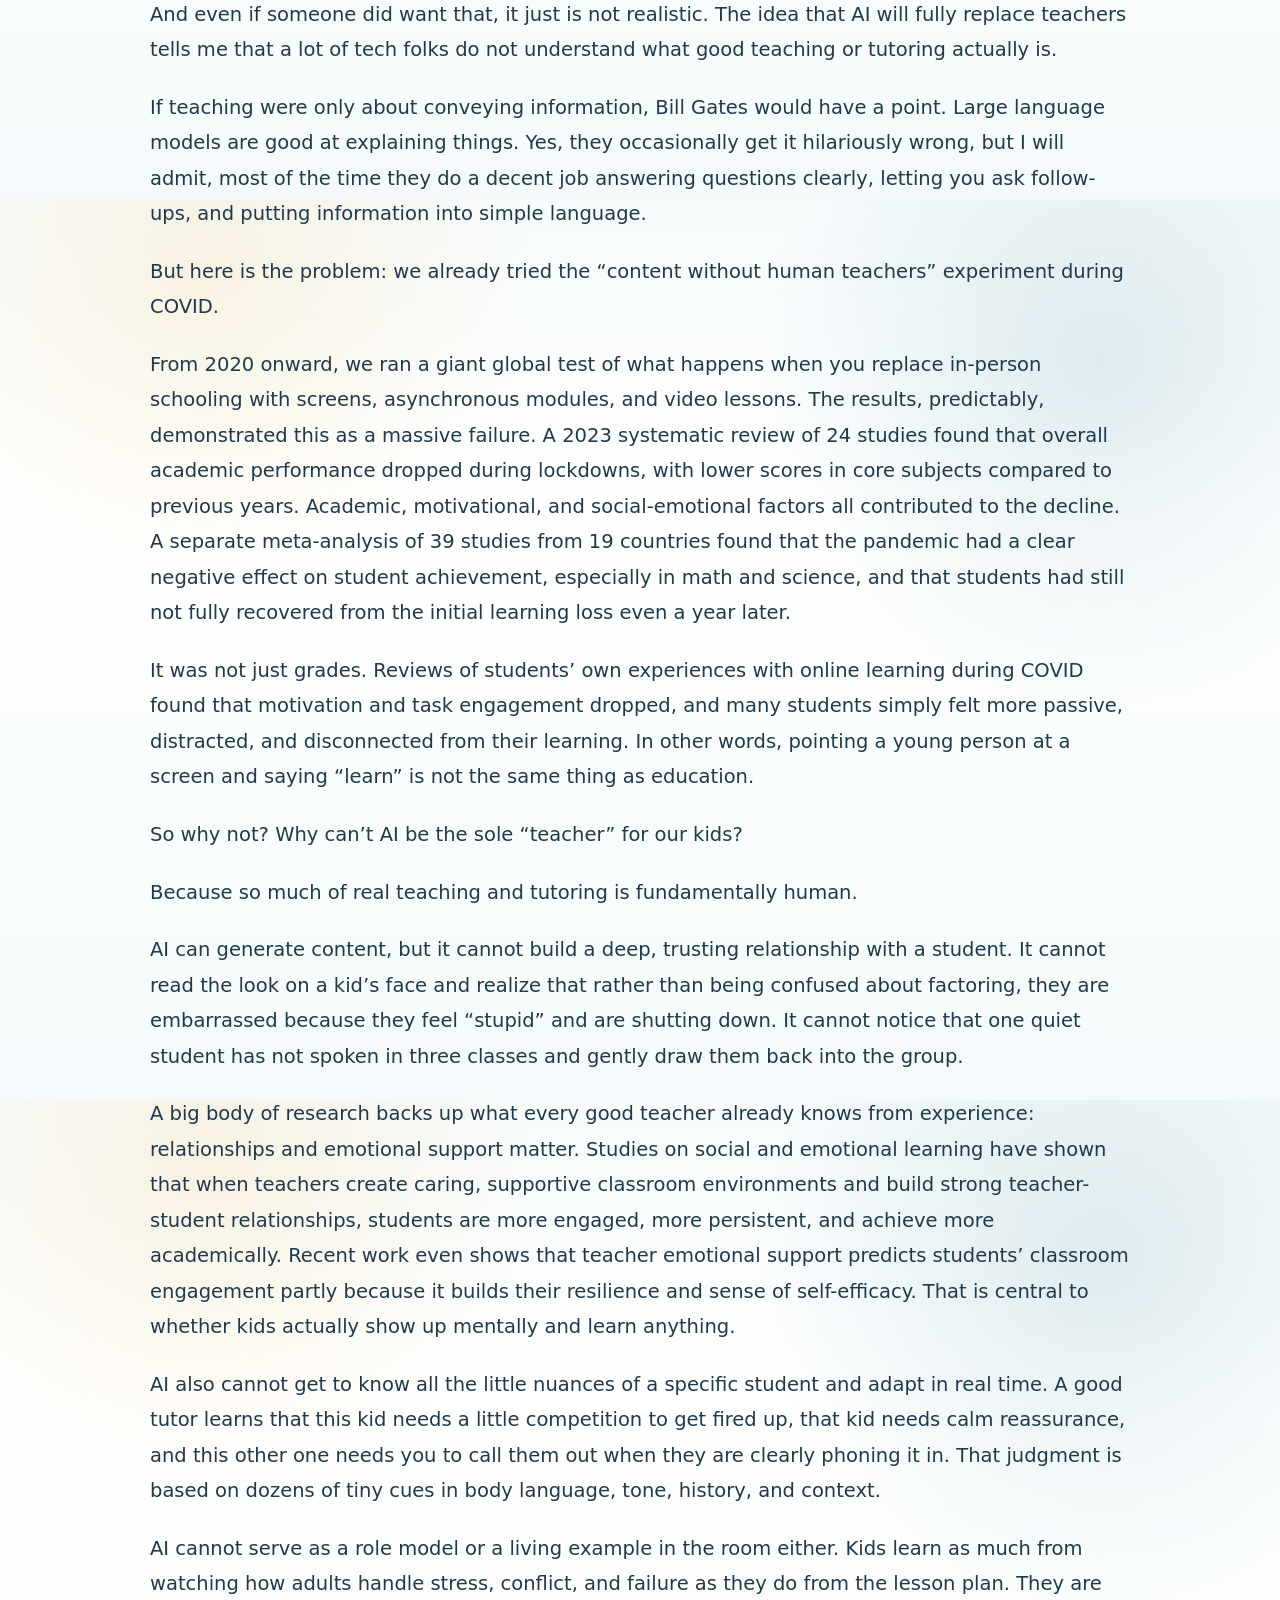
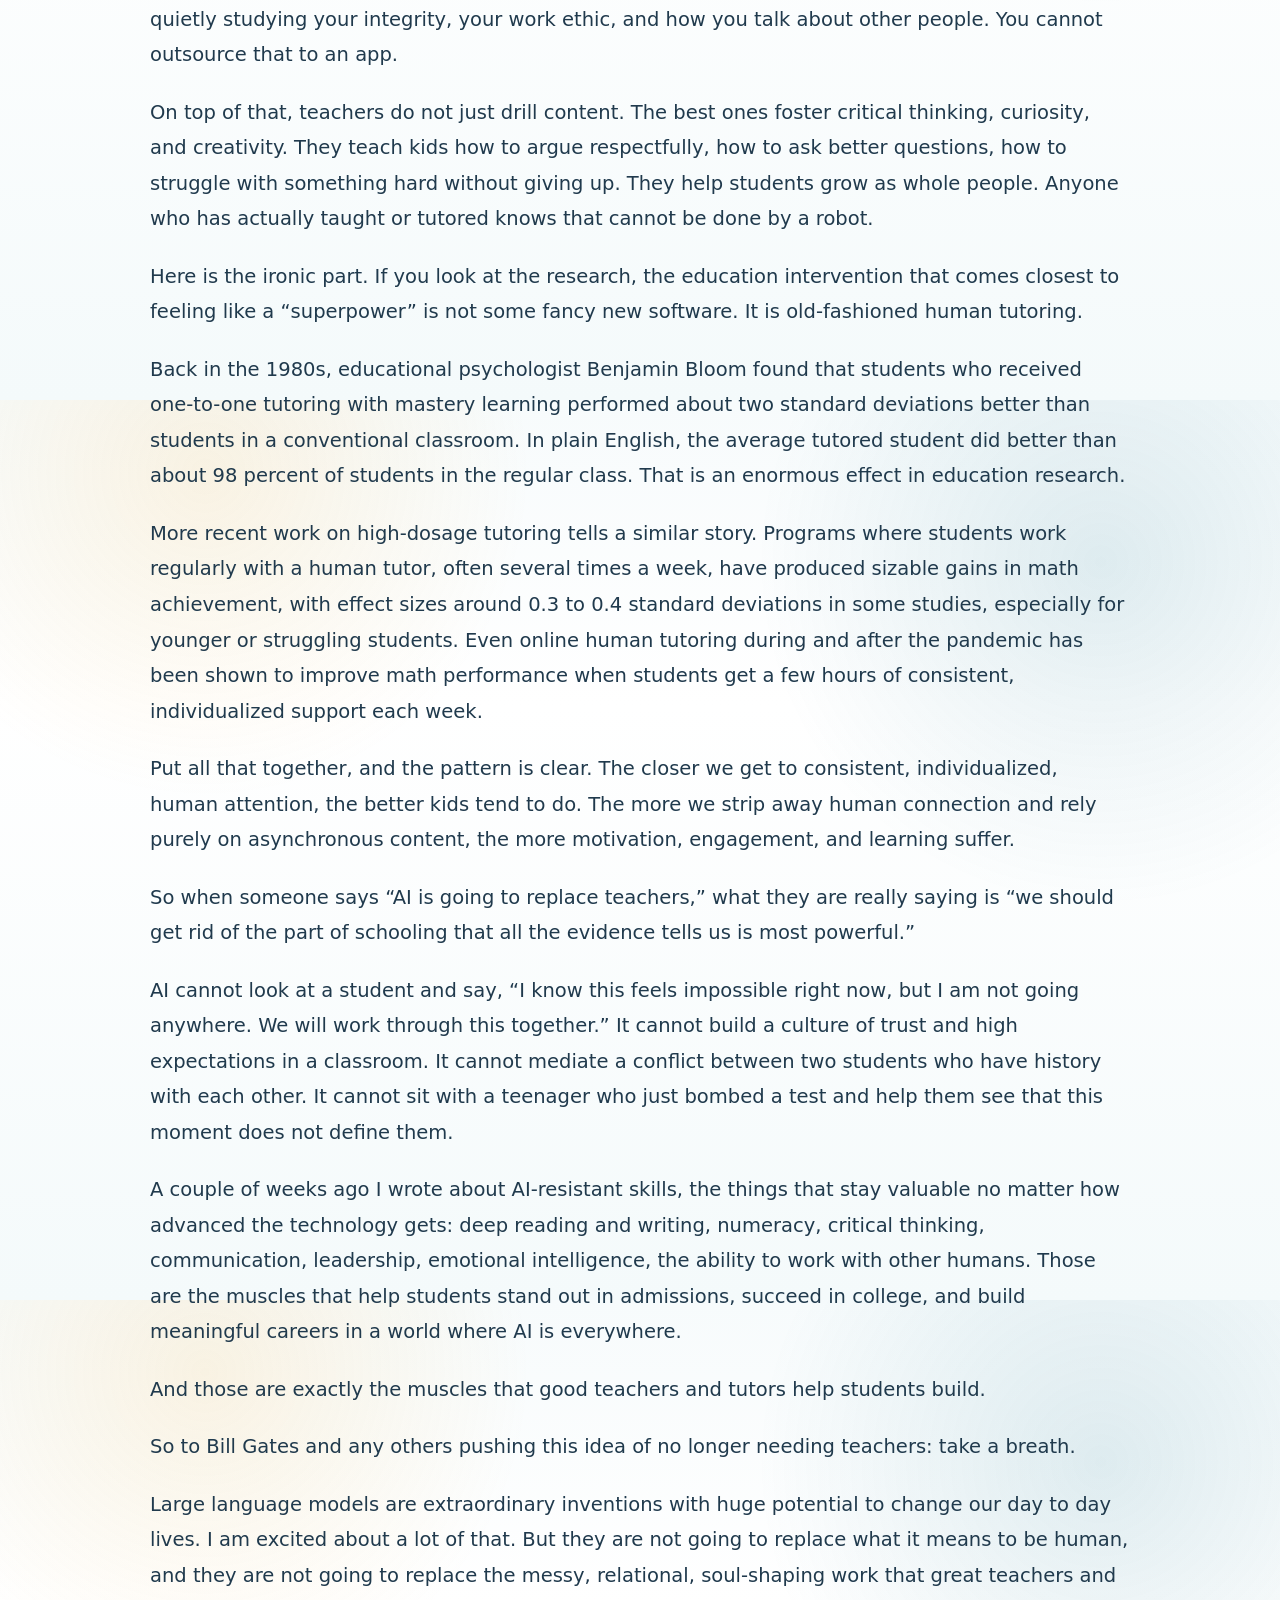
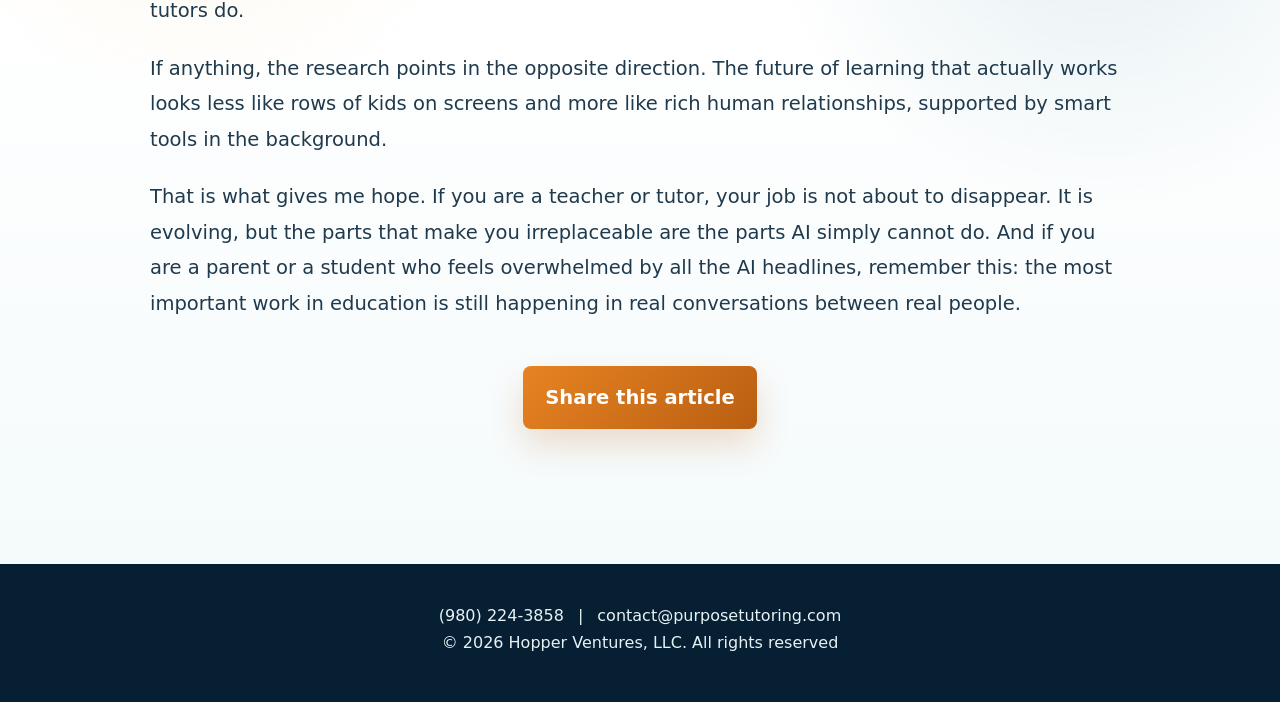
<file: blog/teachers-are-irreplaceable/index.html>
<!doctype html>
<html lang="en">
  <head>
    <meta charset="utf-8">
    <meta name="viewport" content="width=device-width, initial-scale=1">
    <title>Teachers Are Irreplaceable | Purpose Tutoring</title>
    <meta name="description" content="JD Hopper explains why AI cannot replace teachers, tutors, and the human relationships that help students learn, grow, and build confidence.">
    <link rel="icon" type="image/png" href="../../assets/Favicon.png">
    <link rel="stylesheet" href="../../styles.css">
  </head>
  <body class="article-page">
    <button class="floating-testimonials" type="button" data-open-testimonials>Testimonials</button>
    <button class="floating-book" type="button" data-open-jd-contact>Connect With A Tutor</button>
    <main class="article-shell">
      <header class="article-header">
        <div class="article-topbar">
          <a class="article-brand" href="../../index.html">
            <img src="../../assets/Purpose Tutoring Logo.png" alt="Purpose Tutoring logo">
          </a>
        </div>
        <div class="article-hero">
          <h1>Teachers Are Irreplaceable</h1>
          <div class="article-meta">
            <span>Feb 1</span>
            <span>Written By JD Hopper</span>
          </div>
          <div class="article-actions hero-share">
            <button class="share-button" type="button" data-share-article>Share this article</button>
          </div>
          <div class="article-image">
            <img src="../../assets/articles/teachers-are-irreplaceable.webp" alt="Bill Gates seated during an interview for Purpose Tutoring article about teachers and AI">
          </div>
        </div>
      </header>

      <article class="article-body">
        <p>My dad got a perfect 1600 on the SAT, and growing up my mom always told us he was the smartest person in the world. Then one day she watched an interview with Bill Gates and said, “I think Bill Gates might be a little bit smarter than Hugh.”</p>
        <p>Bill Gates is obviously very good at building software and companies. But guys like him, who live inside the tech world all day, can get so wrapped up in the AI hype echo chamber that it warps their sense of reality.</p>
        <p>Case in point: in a recent interview, Gates said that within ten years, AI will replace doctors (yeah right, let’s see ChatGPT conduct a spinal surgery) and teachers.</p>
        <p>Let’s start with an obvious question: who even wants that?</p>
        <p>Remember that scene from Wall-E where the robots are teaching babies on screens? Is that really the future we are rooting for? I do not know a single parent or student who hears “no more human teachers, just screens” and says, “yes, sign me up.”</p>
        <p>And even if someone did want that, it just is not realistic. The idea that AI will fully replace teachers tells me that a lot of tech folks do not understand what good teaching or tutoring actually is.</p>
        <p>If teaching were only about conveying information, Bill Gates would have a point. Large language models are good at explaining things. Yes, they occasionally get it hilariously wrong, but I will admit, most of the time they do a decent job answering questions clearly, letting you ask follow-ups, and putting information into simple language.</p>
        <p>But here is the problem: we already tried the “content without human teachers” experiment during COVID.</p>
        <p>From 2020 onward, we ran a giant global test of what happens when you replace in-person schooling with screens, asynchronous modules, and video lessons. The results, predictably, demonstrated this as a massive failure. A 2023 systematic review of 24 studies found that overall academic performance dropped during lockdowns, with lower scores in core subjects compared to previous years. Academic, motivational, and social-emotional factors all contributed to the decline. A separate meta-analysis of 39 studies from 19 countries found that the pandemic had a clear negative effect on student achievement, especially in math and science, and that students had still not fully recovered from the initial learning loss even a year later.</p>
        <p>It was not just grades. Reviews of students’ own experiences with online learning during COVID found that motivation and task engagement dropped, and many students simply felt more passive, distracted, and disconnected from their learning. In other words, pointing a young person at a screen and saying “learn” is not the same thing as education.</p>
        <p>So why not? Why can’t AI be the sole “teacher” for our kids?</p>
        <p>Because so much of real teaching and tutoring is fundamentally human.</p>
        <p>AI can generate content, but it cannot build a deep, trusting relationship with a student. It cannot read the look on a kid’s face and realize that rather than being confused about factoring, they are embarrassed because they feel “stupid” and are shutting down. It cannot notice that one quiet student has not spoken in three classes and gently draw them back into the group.</p>
        <p>A big body of research backs up what every good teacher already knows from experience: relationships and emotional support matter. Studies on social and emotional learning have shown that when teachers create caring, supportive classroom environments and build strong teacher-student relationships, students are more engaged, more persistent, and achieve more academically. Recent work even shows that teacher emotional support predicts students’ classroom engagement partly because it builds their resilience and sense of self-efficacy. That is central to whether kids actually show up mentally and learn anything.</p>
        <p>AI also cannot get to know all the little nuances of a specific student and adapt in real time. A good tutor learns that this kid needs a little competition to get fired up, that kid needs calm reassurance, and this other one needs you to call them out when they are clearly phoning it in. That judgment is based on dozens of tiny cues in body language, tone, history, and context.</p>
        <p>AI cannot serve as a role model or a living example in the room either. Kids learn as much from watching how adults handle stress, conflict, and failure as they do from the lesson plan. They are quietly studying your integrity, your work ethic, and how you talk about other people. You cannot outsource that to an app.</p>
        <p>On top of that, teachers do not just drill content. The best ones foster critical thinking, curiosity, and creativity. They teach kids how to argue respectfully, how to ask better questions, how to struggle with something hard without giving up. They help students grow as whole people. Anyone who has actually taught or tutored knows that cannot be done by a robot.</p>
        <p>Here is the ironic part. If you look at the research, the education intervention that comes closest to feeling like a “superpower” is not some fancy new software. It is old-fashioned human tutoring.</p>
        <p>Back in the 1980s, educational psychologist Benjamin Bloom found that students who received one-to-one tutoring with mastery learning performed about two standard deviations better than students in a conventional classroom. In plain English, the average tutored student did better than about 98 percent of students in the regular class. That is an enormous effect in education research.</p>
        <p>More recent work on high-dosage tutoring tells a similar story. Programs where students work regularly with a human tutor, often several times a week, have produced sizable gains in math achievement, with effect sizes around 0.3 to 0.4 standard deviations in some studies, especially for younger or struggling students. Even online human tutoring during and after the pandemic has been shown to improve math performance when students get a few hours of consistent, individualized support each week.</p>
        <p>Put all that together, and the pattern is clear. The closer we get to consistent, individualized, human attention, the better kids tend to do. The more we strip away human connection and rely purely on asynchronous content, the more motivation, engagement, and learning suffer.</p>
        <p>So when someone says “AI is going to replace teachers,” what they are really saying is “we should get rid of the part of schooling that all the evidence tells us is most powerful.”</p>
        <p>AI cannot look at a student and say, “I know this feels impossible right now, but I am not going anywhere. We will work through this together.” It cannot build a culture of trust and high expectations in a classroom. It cannot mediate a conflict between two students who have history with each other. It cannot sit with a teenager who just bombed a test and help them see that this moment does not define them.</p>
        <p>A couple of weeks ago I wrote about AI-resistant skills, the things that stay valuable no matter how advanced the technology gets: deep reading and writing, numeracy, critical thinking, communication, leadership, emotional intelligence, the ability to work with other humans. Those are the muscles that help students stand out in admissions, succeed in college, and build meaningful careers in a world where AI is everywhere.</p>
        <p>And those are exactly the muscles that good teachers and tutors help students build.</p>
        <p>So to Bill Gates and any others pushing this idea of no longer needing teachers: take a breath.</p>
        <p>Large language models are extraordinary inventions with huge potential to change our day to day lives. I am excited about a lot of that. But they are not going to replace what it means to be human, and they are not going to replace the messy, relational, soul-shaping work that great teachers and tutors do.</p>
        <p>If anything, the research points in the opposite direction. The future of learning that actually works looks less like rows of kids on screens and more like rich human relationships, supported by smart tools in the background.</p>
        <p>That is what gives me hope. If you are a teacher or tutor, your job is not about to disappear. It is evolving, but the parts that make you irreplaceable are the parts AI simply cannot do. And if you are a parent or a student who feels overwhelmed by all the AI headlines, remember this: the most important work in education is still happening in real conversations between real people.</p>
        <div class="article-actions bottom">
          <button class="share-button" type="button" data-share-article>Share this article</button>
        </div>
        <p class="share-status" aria-live="polite"></p>
      </article>
    </main>
    <footer class="article-footer">
      <div class="article-footer-inner">
        <p class="footer-contact"><span>(980) 224-3858</span><span class="footer-separator">|</span><span>contact@purposetutoring.com</span></p>
        <p>&copy; 2026 Hopper Ventures, LLC. All rights reserved</p>
      </div>
    </footer>
    <script src="../../testimonials.js" data-asset-base="../../assets/"></script>
    <script src="../../article.js"></script>
  </body>
</html>
</file>
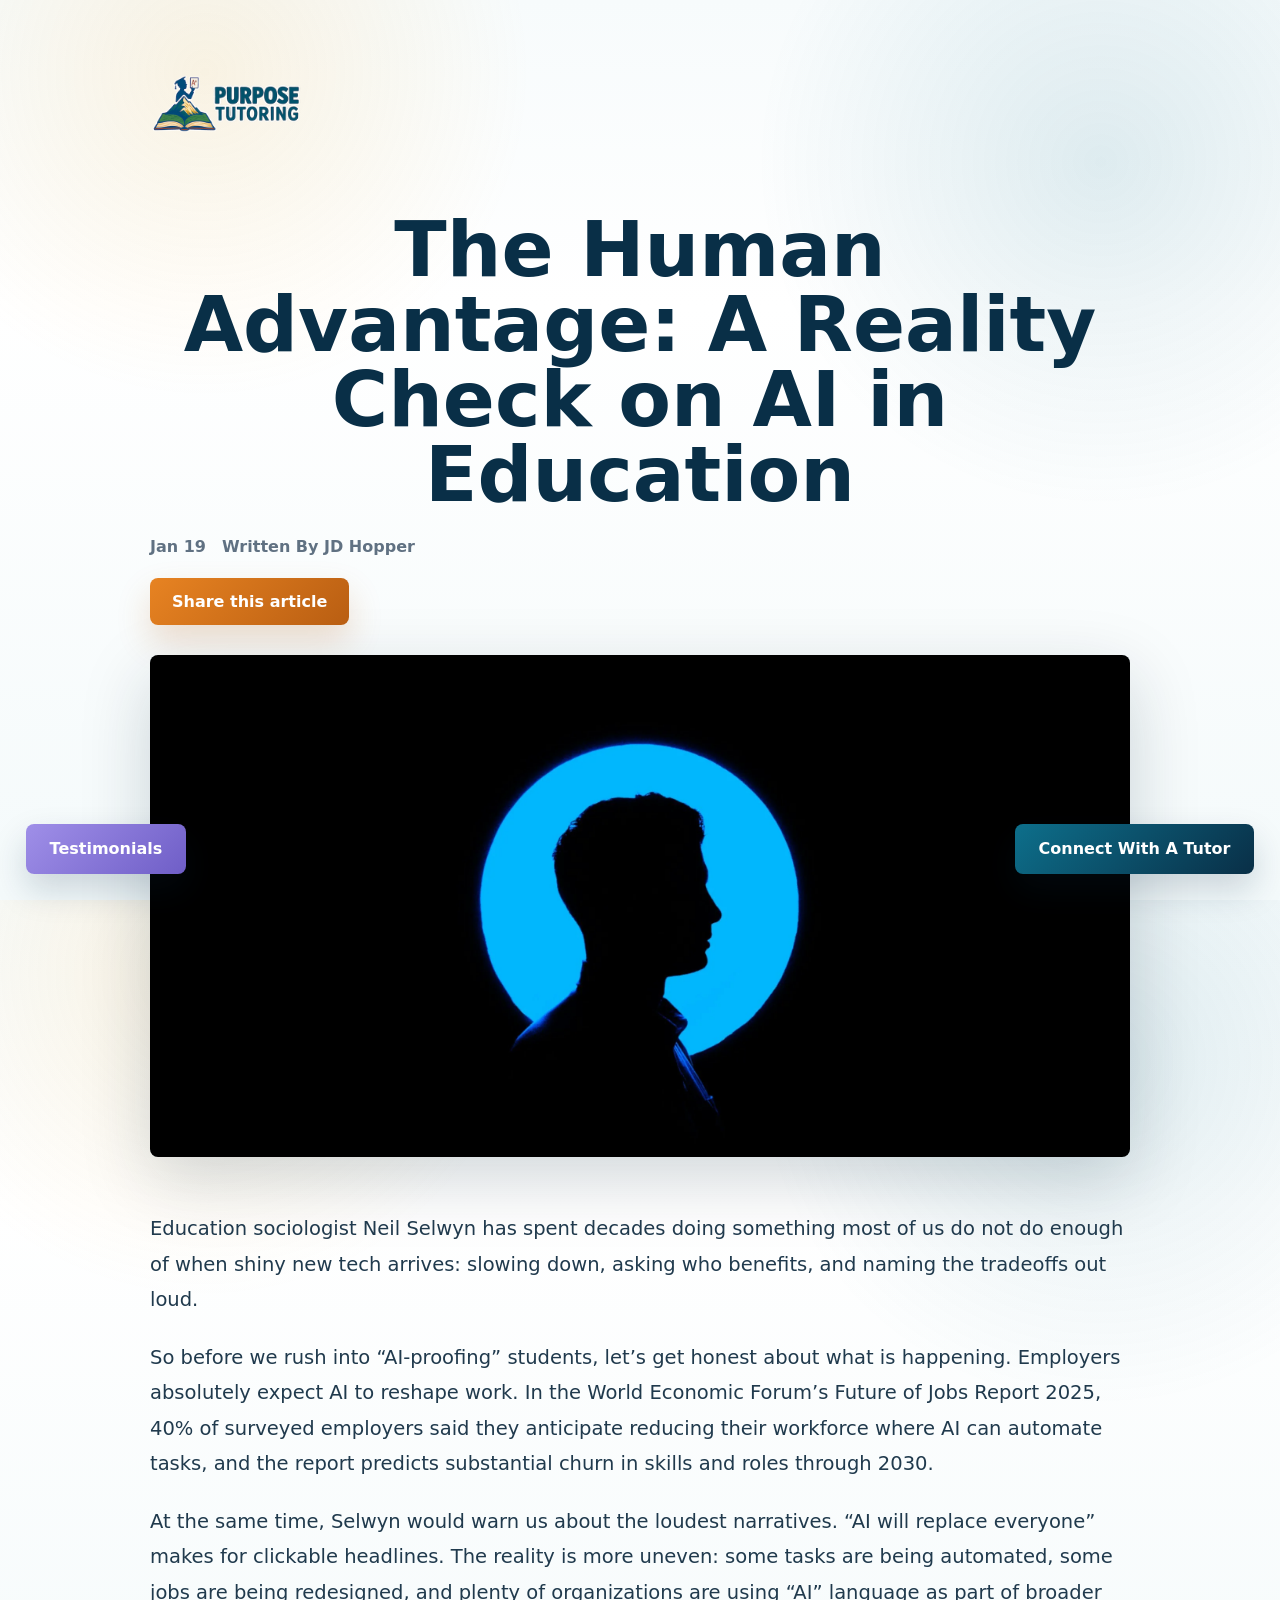
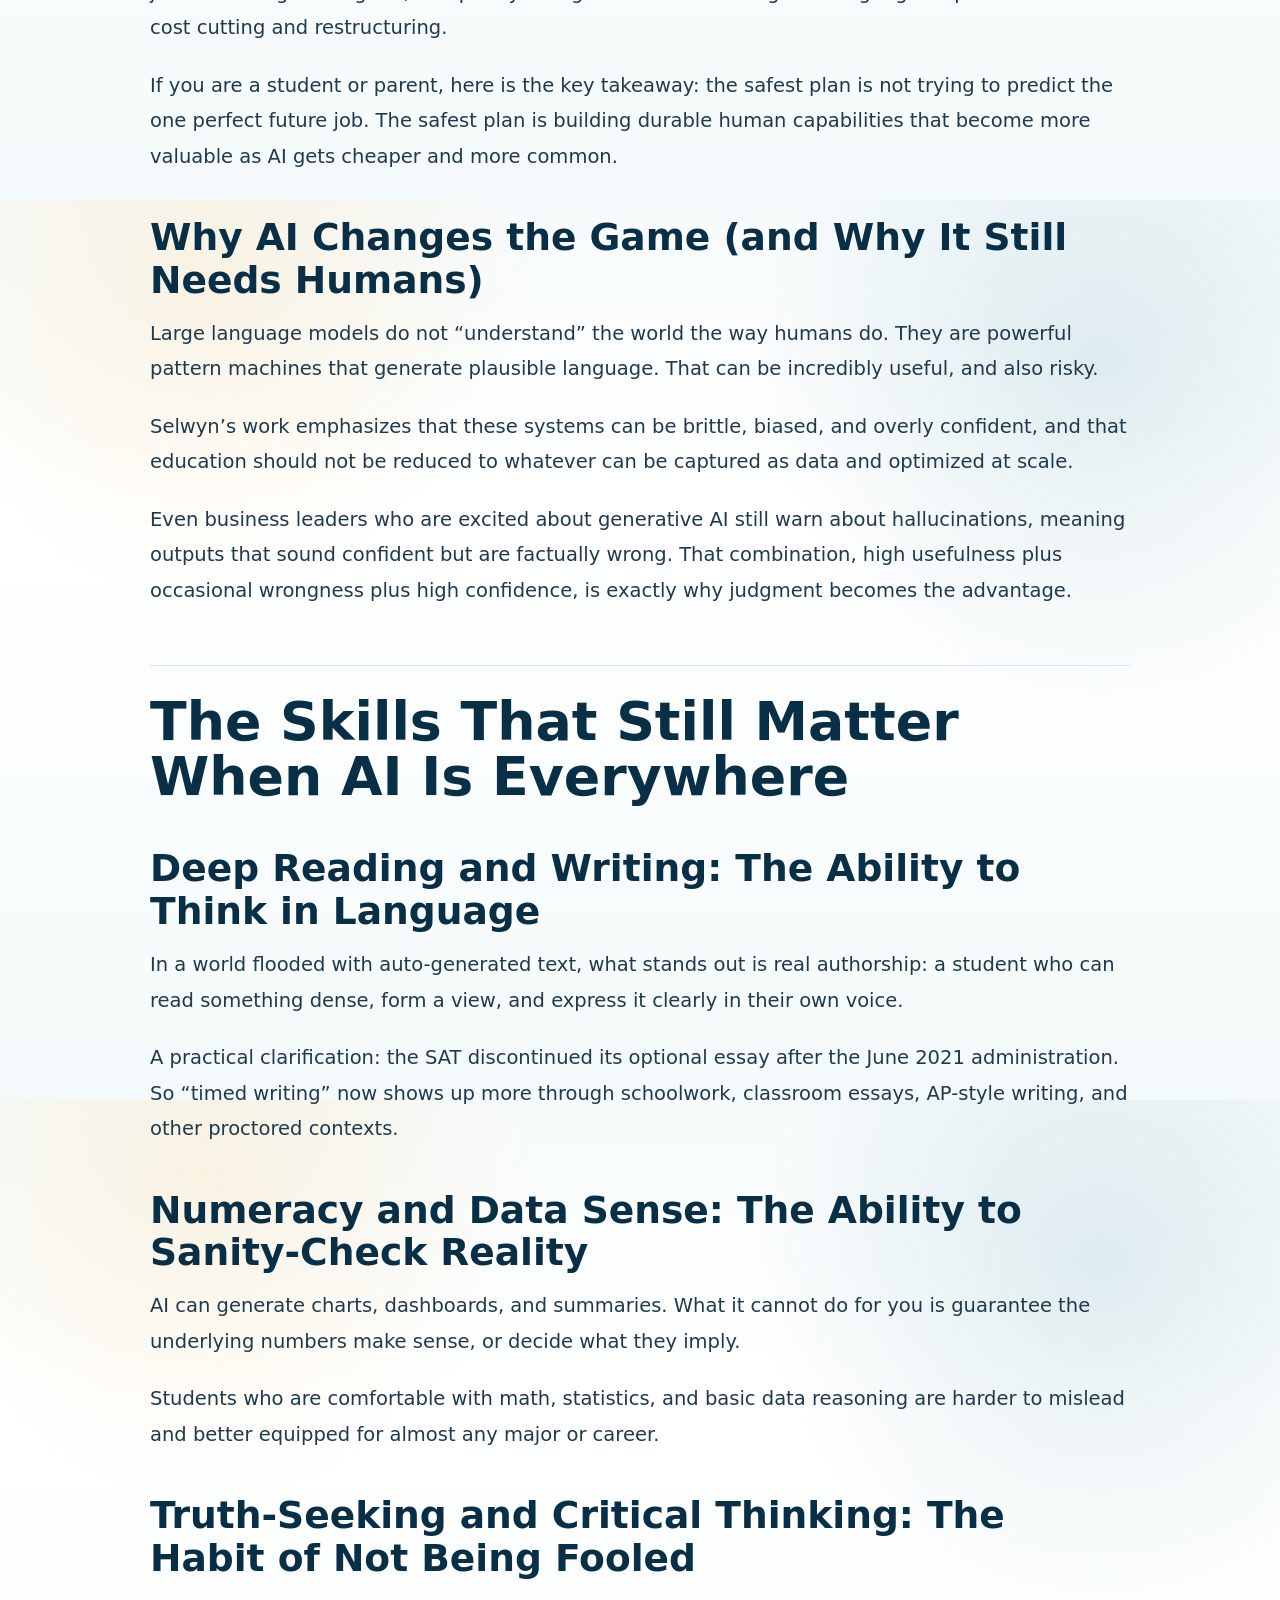
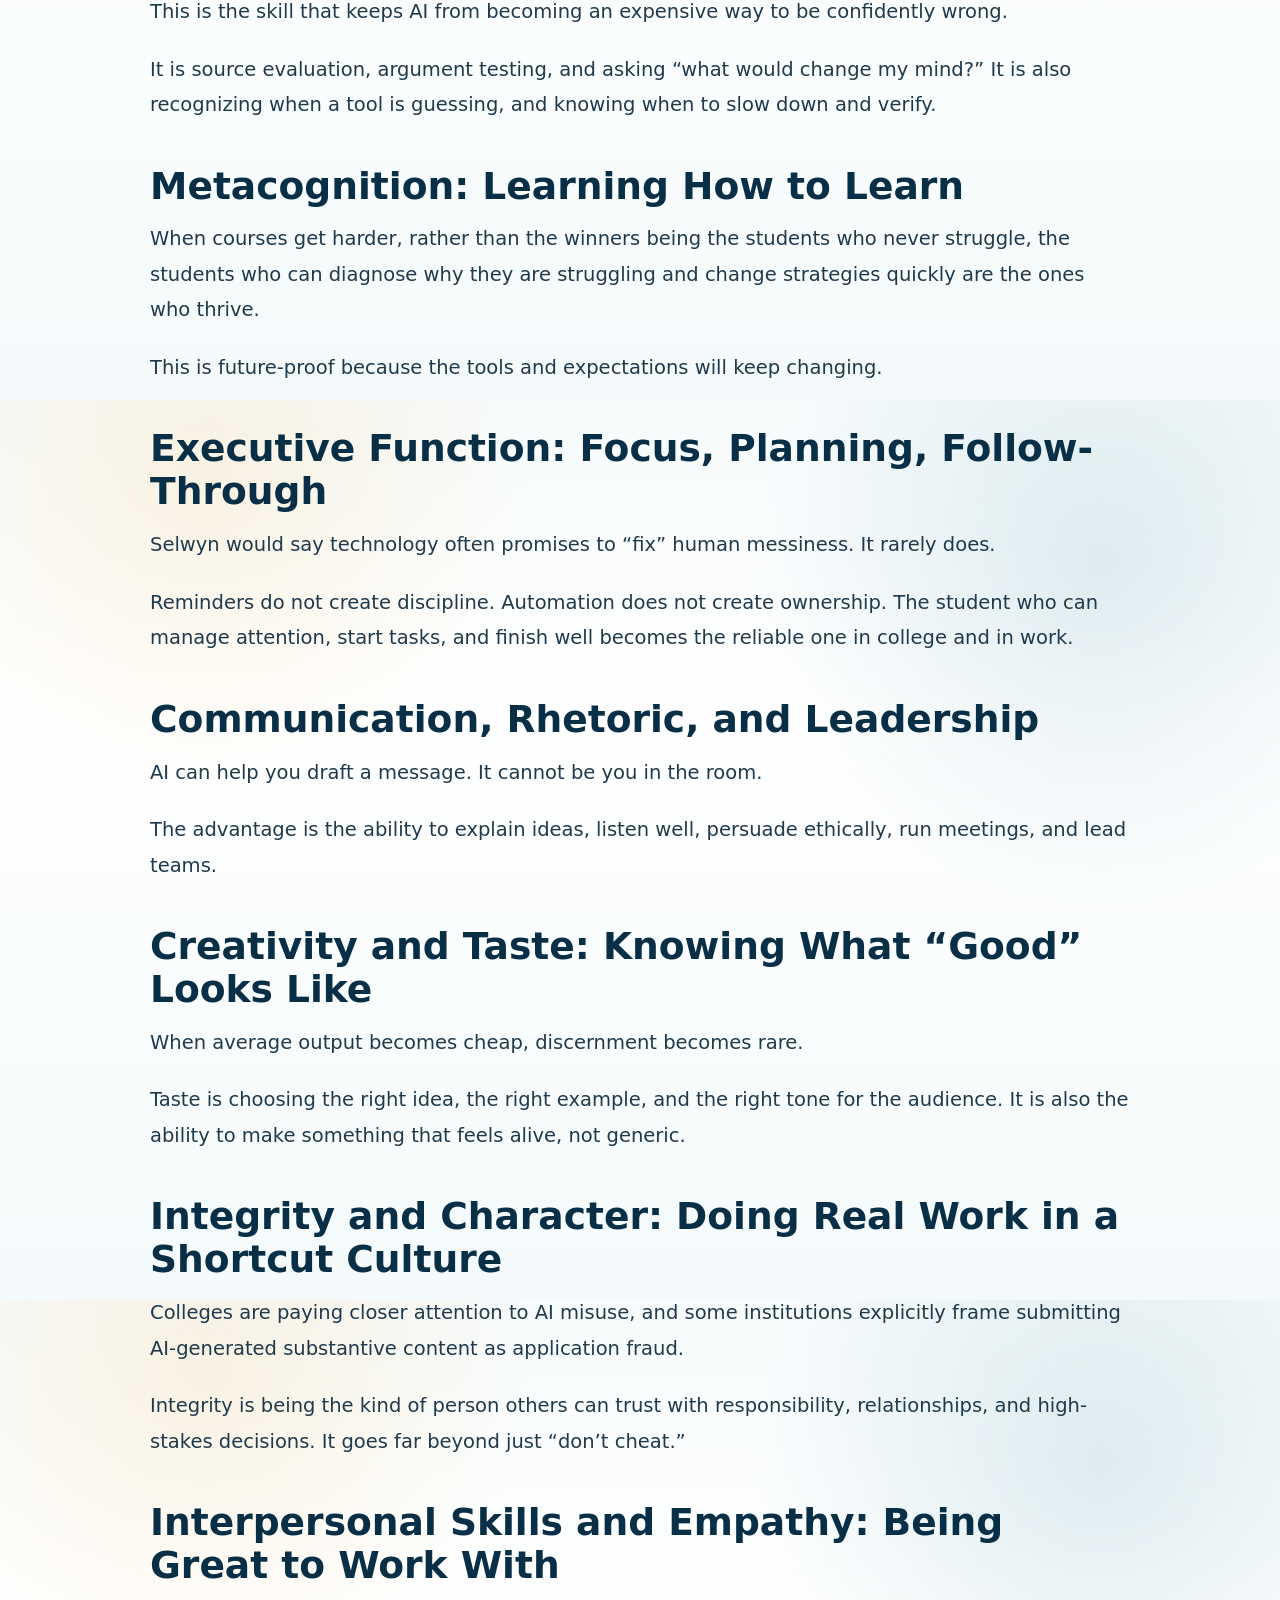
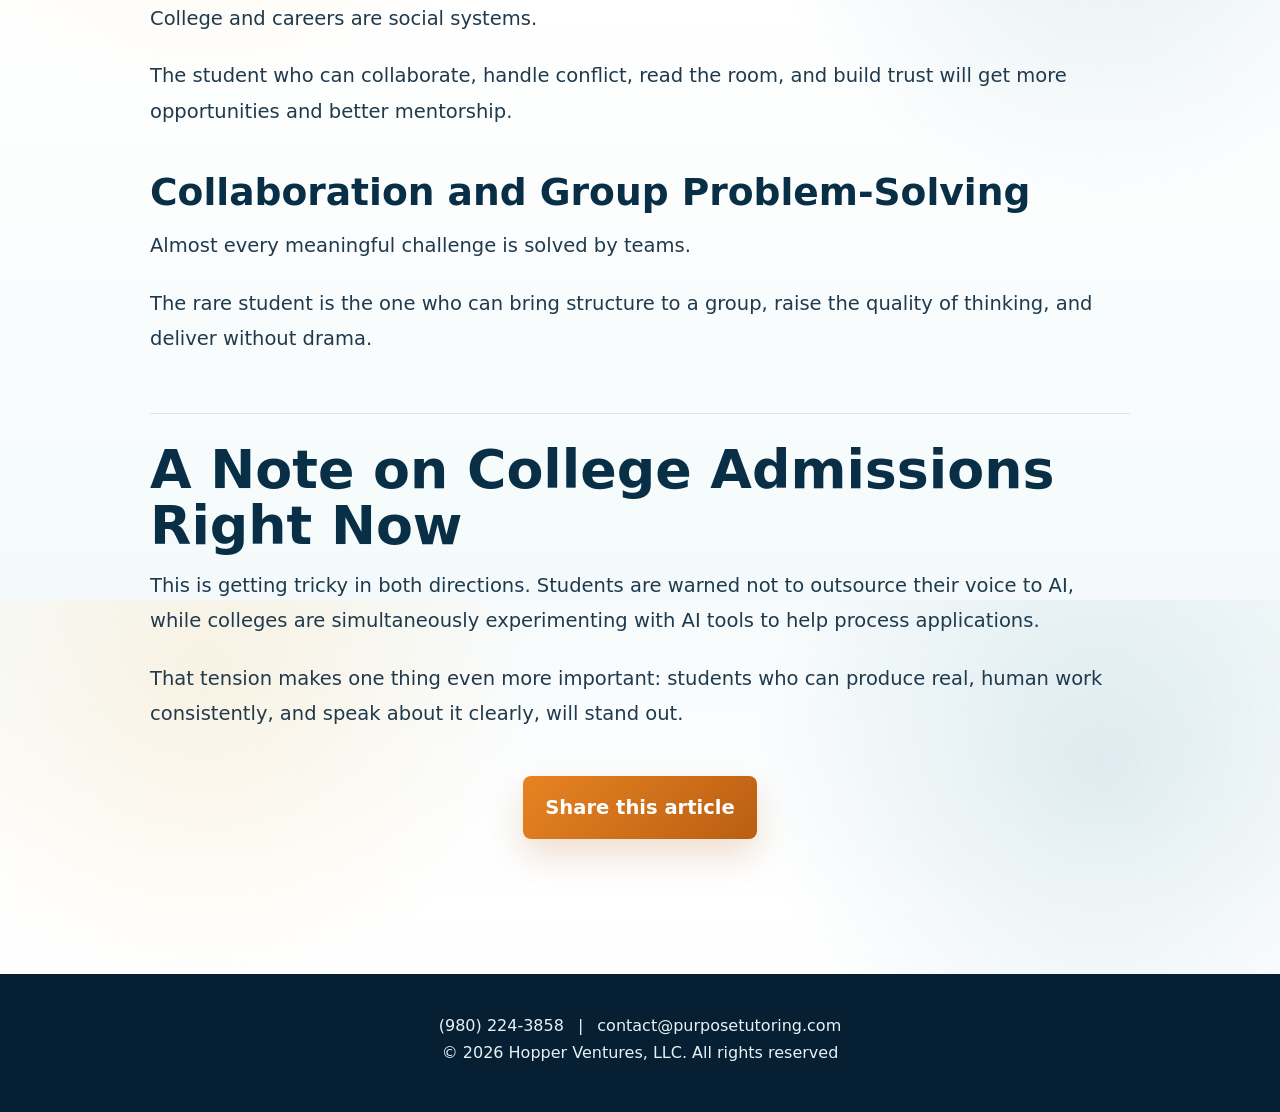
<file: blog/the-human-advantage-a-reality-check-on-ai-in-education/index.html>
<!doctype html>
<html lang="en">
  <head>
    <meta charset="utf-8">
    <meta name="viewport" content="width=device-width, initial-scale=1">
    <title>The Human Advantage: A Reality Check on AI in Education | Purpose Tutoring</title>
    <meta name="description" content="Purpose Tutoring founder JD Hopper writes about AI in education, durable human skills, critical thinking, and how students can prepare for the future.">
    <link rel="icon" type="image/png" href="../../assets/Favicon.png">
    <link rel="stylesheet" href="../../styles.css">
  </head>
  <body class="article-page">
    <button class="floating-testimonials" type="button" data-open-testimonials>Testimonials</button>
    <button class="floating-book" type="button" data-open-jd-contact>Connect With A Tutor</button>
    <main class="article-shell">
      <header class="article-header">
        <div class="article-topbar">
          <a class="article-brand" href="../../index.html">
            <img src="../../assets/Purpose Tutoring Logo.png" alt="Purpose Tutoring logo">
          </a>
        </div>
        <div class="article-hero">
          <h1>The Human Advantage: A Reality Check on AI in Education</h1>
          <div class="article-meta">
            <span>Jan 19</span>
            <span>Written By JD Hopper</span>
          </div>
          <div class="article-actions hero-share">
            <button class="share-button" type="button" data-share-article>Share this article</button>
          </div>
          <div class="article-image">
            <img src="../../assets/articles/the-human-advantage.webp" alt="Blue-lit silhouette for Purpose Tutoring article about AI in education">
          </div>
        </div>
      </header>

      <article class="article-body">
        <p>Education sociologist Neil Selwyn has spent decades doing something most of us do not do enough of when shiny new tech arrives: slowing down, asking who benefits, and naming the tradeoffs out loud.</p>
        <p>So before we rush into “AI-proofing” students, let’s get honest about what is happening. Employers absolutely expect AI to reshape work. In the World Economic Forum’s Future of Jobs Report 2025, 40% of surveyed employers said they anticipate reducing their workforce where AI can automate tasks, and the report predicts substantial churn in skills and roles through 2030.</p>
        <p>At the same time, Selwyn would warn us about the loudest narratives. “AI will replace everyone” makes for clickable headlines. The reality is more uneven: some tasks are being automated, some jobs are being redesigned, and plenty of organizations are using “AI” language as part of broader cost cutting and restructuring.</p>
        <p>If you are a student or parent, here is the key takeaway: the safest plan is not trying to predict the one perfect future job. The safest plan is building durable human capabilities that become more valuable as AI gets cheaper and more common.</p>

        <h2>Why AI Changes the Game (and Why It Still Needs Humans)</h2>
        <p>Large language models do not “understand” the world the way humans do. They are powerful pattern machines that generate plausible language. That can be incredibly useful, and also risky.</p>
        <p>Selwyn’s work emphasizes that these systems can be brittle, biased, and overly confident, and that education should not be reduced to whatever can be captured as data and optimized at scale.</p>
        <p>Even business leaders who are excited about generative AI still warn about hallucinations, meaning outputs that sound confident but are factually wrong. That combination, high usefulness plus occasional wrongness plus high confidence, is exactly why judgment becomes the advantage.</p>

        <h2 class="major-section">The Skills That Still Matter When AI Is Everywhere</h2>
        <h2>Deep Reading and Writing: The Ability to Think in Language</h2>
        <p>In a world flooded with auto-generated text, what stands out is real authorship: a student who can read something dense, form a view, and express it clearly in their own voice.</p>
        <p>A practical clarification: the SAT discontinued its optional essay after the June 2021 administration. So “timed writing” now shows up more through schoolwork, classroom essays, AP-style writing, and other proctored contexts.</p>

        <h2>Numeracy and Data Sense: The Ability to Sanity-Check Reality</h2>
        <p>AI can generate charts, dashboards, and summaries. What it cannot do for you is guarantee the underlying numbers make sense, or decide what they imply.</p>
        <p>Students who are comfortable with math, statistics, and basic data reasoning are harder to mislead and better equipped for almost any major or career.</p>

        <h2>Truth-Seeking and Critical Thinking: The Habit of Not Being Fooled</h2>
        <p>This is the skill that keeps AI from becoming an expensive way to be confidently wrong.</p>
        <p>It is source evaluation, argument testing, and asking “what would change my mind?” It is also recognizing when a tool is guessing, and knowing when to slow down and verify.</p>

        <h2>Metacognition: Learning How to Learn</h2>
        <p>When courses get harder, rather than the winners being the students who never struggle, the students who can diagnose why they are struggling and change strategies quickly are the ones who thrive.</p>
        <p>This is future-proof because the tools and expectations will keep changing.</p>

        <h2>Executive Function: Focus, Planning, Follow-Through</h2>
        <p>Selwyn would say technology often promises to “fix” human messiness. It rarely does.</p>
        <p>Reminders do not create discipline. Automation does not create ownership. The student who can manage attention, start tasks, and finish well becomes the reliable one in college and in work.</p>

        <h2>Communication, Rhetoric, and Leadership</h2>
        <p>AI can help you draft a message. It cannot be you in the room.</p>
        <p>The advantage is the ability to explain ideas, listen well, persuade ethically, run meetings, and lead teams.</p>

        <h2>Creativity and Taste: Knowing What “Good” Looks Like</h2>
        <p>When average output becomes cheap, discernment becomes rare.</p>
        <p>Taste is choosing the right idea, the right example, and the right tone for the audience. It is also the ability to make something that feels alive, not generic.</p>

        <h2>Integrity and Character: Doing Real Work in a Shortcut Culture</h2>
        <p>Colleges are paying closer attention to AI misuse, and some institutions explicitly frame submitting AI-generated substantive content as application fraud.</p>
        <p>Integrity is being the kind of person others can trust with responsibility, relationships, and high-stakes decisions. It goes far beyond just “don’t cheat.”</p>

        <h2>Interpersonal Skills and Empathy: Being Great to Work With</h2>
        <p>College and careers are social systems.</p>
        <p>The student who can collaborate, handle conflict, read the room, and build trust will get more opportunities and better mentorship.</p>

        <h2>Collaboration and Group Problem-Solving</h2>
        <p>Almost every meaningful challenge is solved by teams.</p>
        <p>The rare student is the one who can bring structure to a group, raise the quality of thinking, and deliver without drama.</p>

        <h2 class="major-section">A Note on College Admissions Right Now</h2>
        <p>This is getting tricky in both directions. Students are warned not to outsource their voice to AI, while colleges are simultaneously experimenting with AI tools to help process applications.</p>
        <p>That tension makes one thing even more important: students who can produce real, human work consistently, and speak about it clearly, will stand out.</p>
        <div class="article-actions bottom">
          <button class="share-button" type="button" data-share-article>Share this article</button>
        </div>
        <p class="share-status" aria-live="polite"></p>
      </article>
    </main>
    <footer class="article-footer">
      <div class="article-footer-inner">
        <p class="footer-contact"><span>(980) 224-3858</span><span class="footer-separator">|</span><span>contact@purposetutoring.com</span></p>
        <p>&copy; 2026 Hopper Ventures, LLC. All rights reserved</p>
      </div>
    </footer>
    <script src="../../testimonials.js" data-asset-base="../../assets/"></script>
    <script src="../../article.js"></script>
  </body>
</html>
</file>
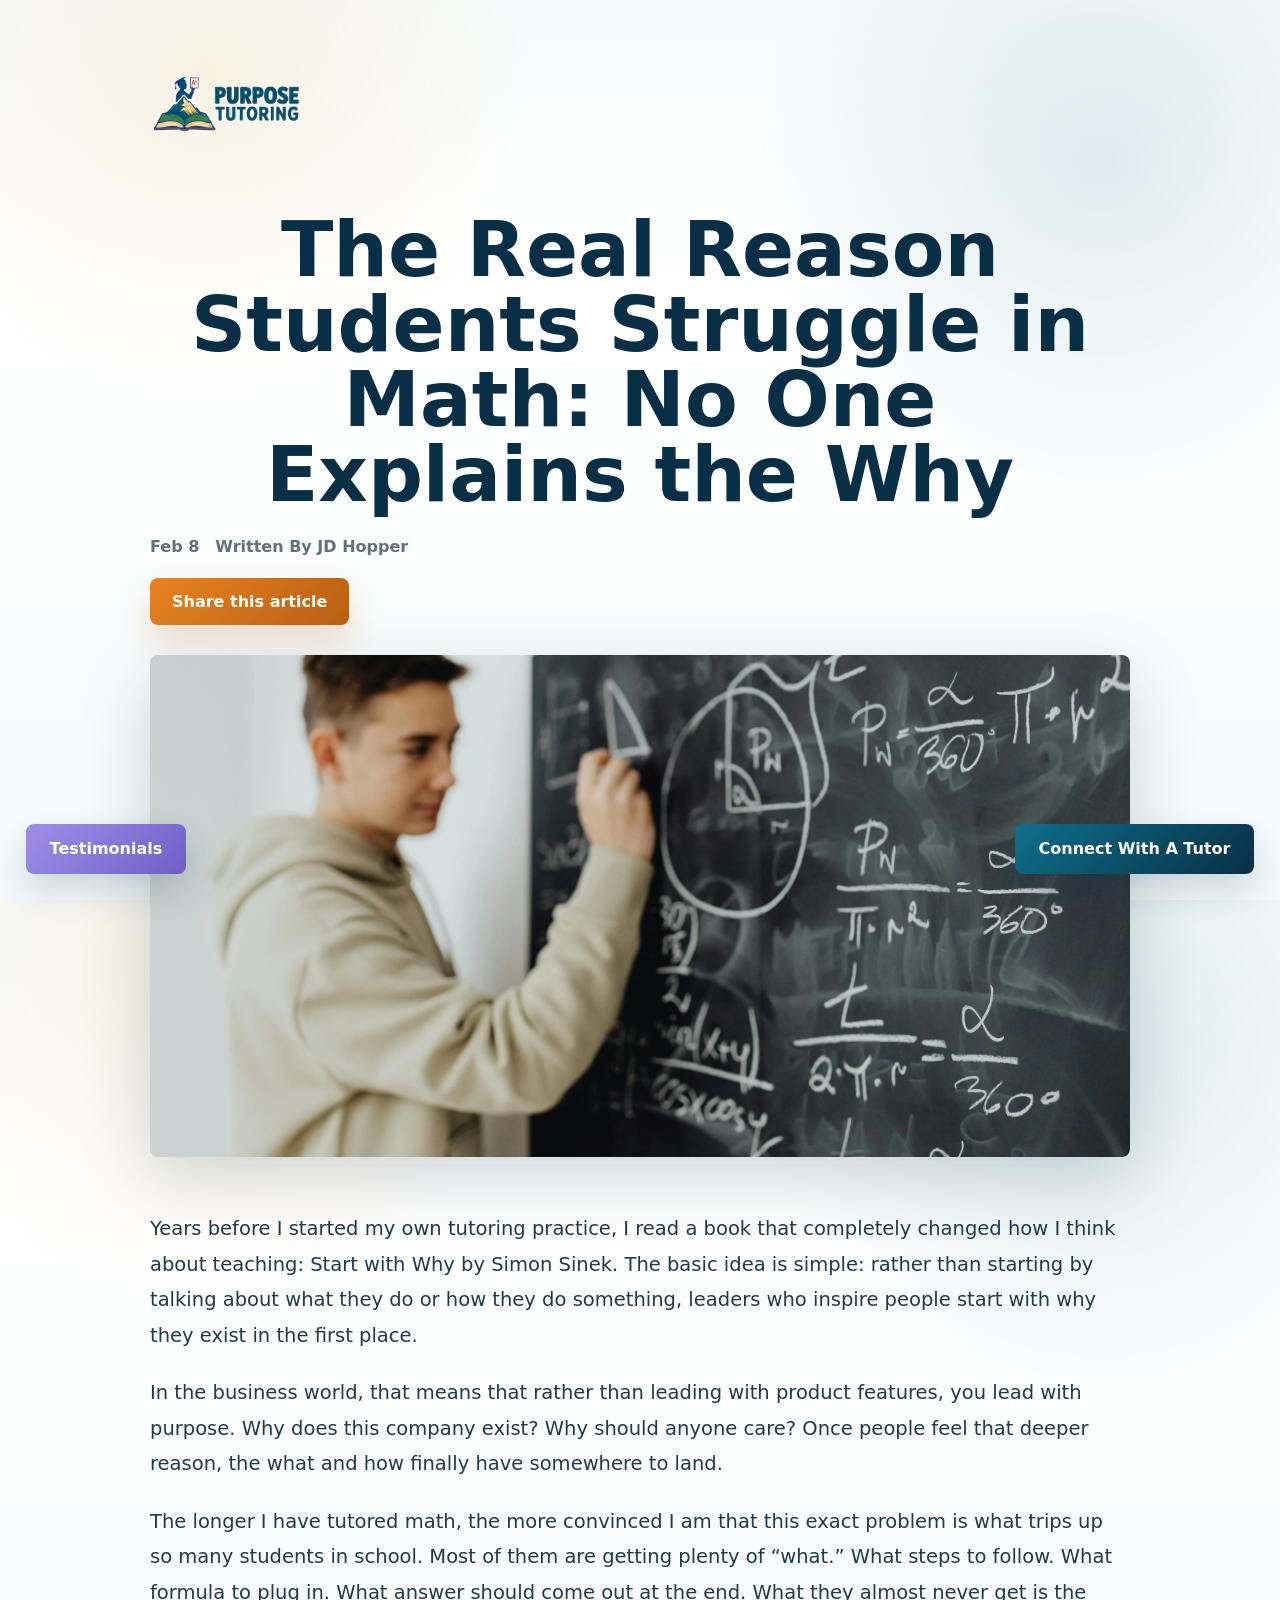
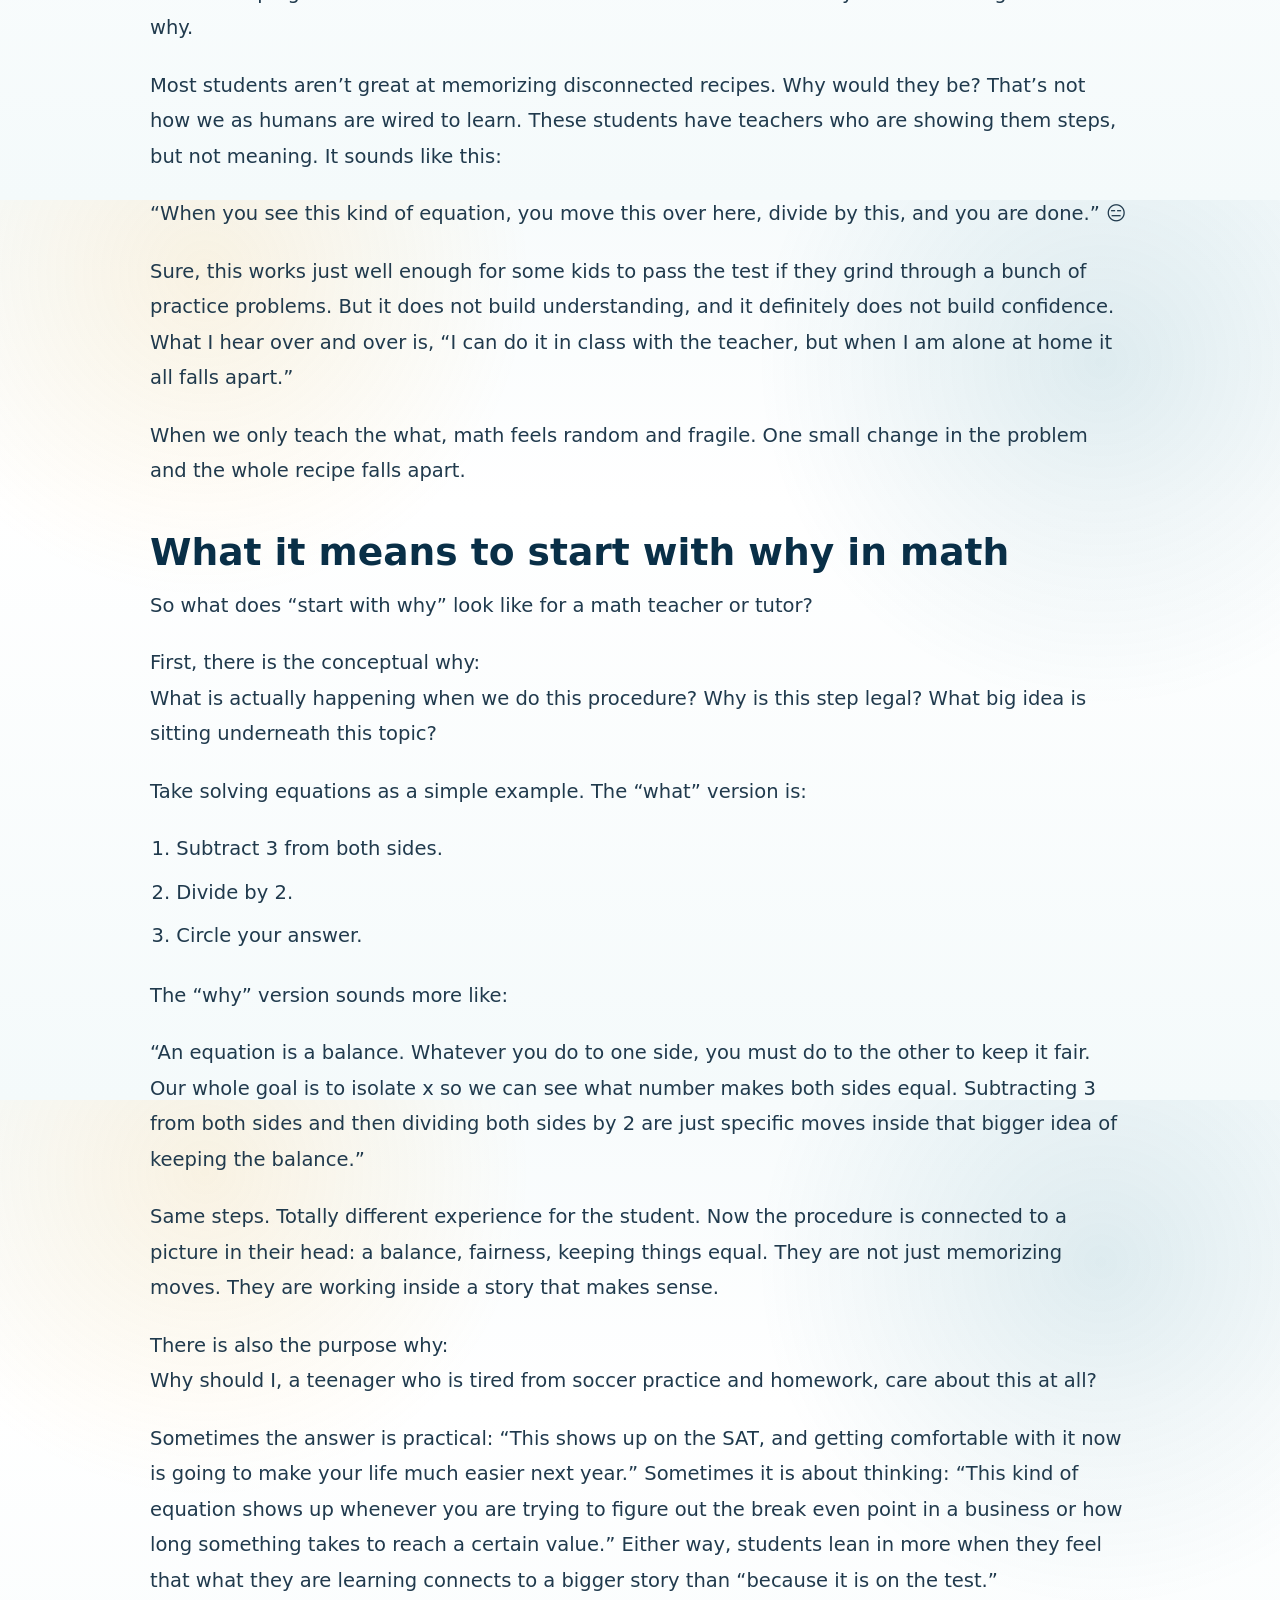
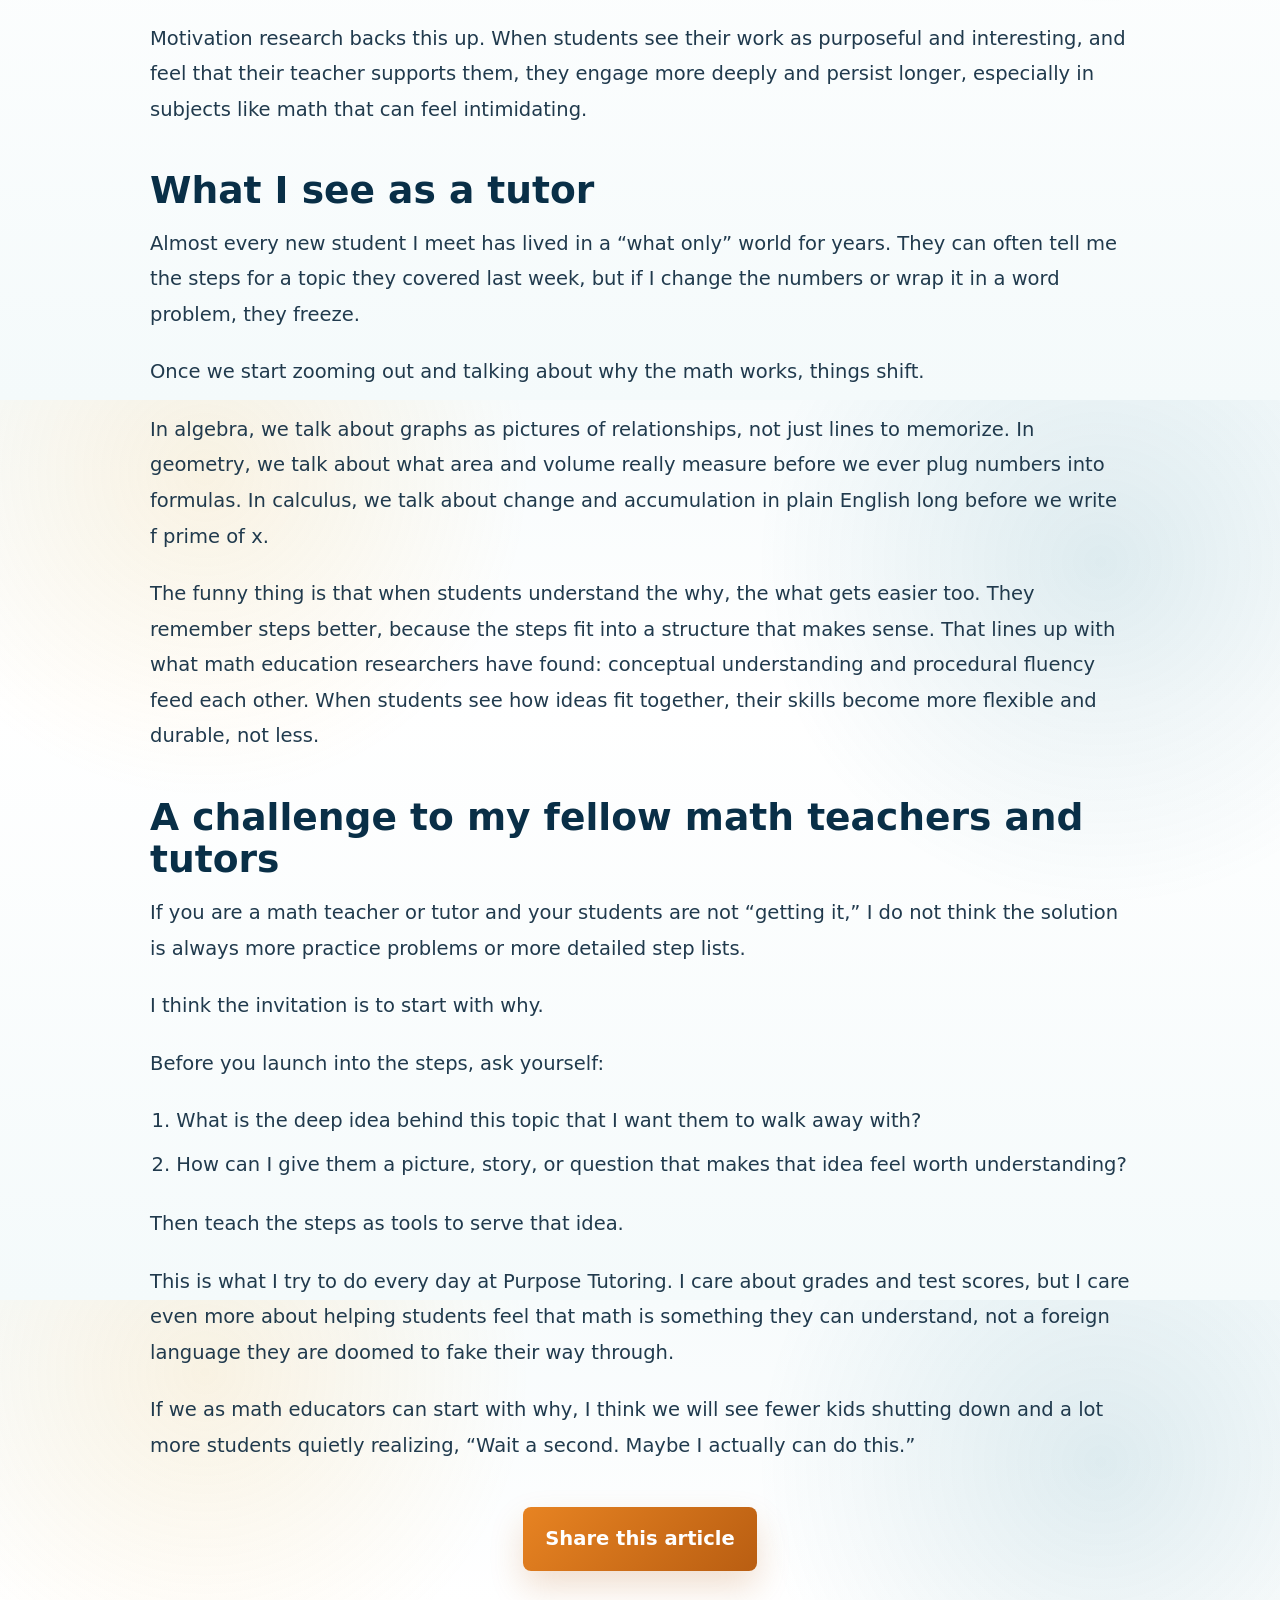
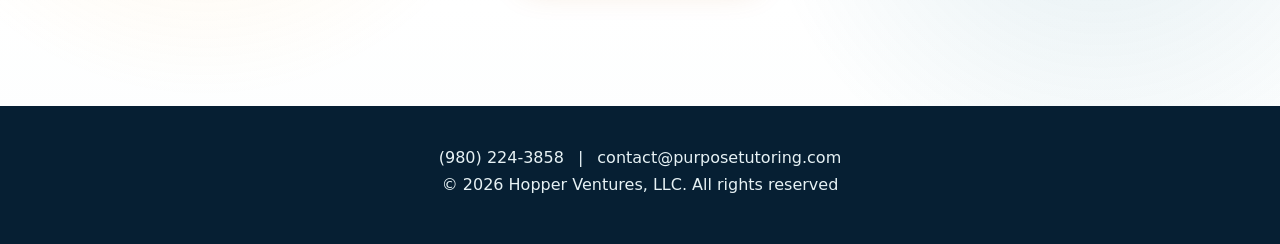
<file: blog/the-real-reason-students-struggle-in-math-no-one-explains-the-why/index.html>
<!doctype html>
<html lang="en">
  <head>
    <meta charset="utf-8">
    <meta name="viewport" content="width=device-width, initial-scale=1">
    <title>The Real Reason Students Struggle in Math: No One Explains the Why | Purpose Tutoring</title>
    <meta name="description" content="JD Hopper explains why students struggle in math when no one explains the why, and how conceptual tutoring helps math feel clear and logical.">
    <link rel="icon" type="image/png" href="../../assets/Favicon.png">
    <link rel="stylesheet" href="../../styles.css">
  </head>
  <body class="article-page">
    <button class="floating-testimonials" type="button" data-open-testimonials>Testimonials</button>
    <button class="floating-book" type="button" data-open-jd-contact>Connect With A Tutor</button>
    <main class="article-shell">
      <header class="article-header">
        <div class="article-topbar">
          <a class="article-brand" href="../../index.html">
            <img src="../../assets/Purpose Tutoring Logo.png" alt="Purpose Tutoring logo">
          </a>
        </div>
        <div class="article-hero">
          <h1>The Real Reason Students Struggle in Math: No One Explains the Why</h1>
          <div class="article-meta">
            <span>Feb 8</span>
            <span>Written By JD Hopper</span>
          </div>
          <div class="article-actions hero-share">
            <button class="share-button" type="button" data-share-article>Share this article</button>
          </div>
          <div class="article-image">
            <img src="../../assets/articles/teaching-the-why.webp" alt="Student writing math on a chalkboard for Purpose Tutoring article about explaining the why">
          </div>
        </div>
      </header>

      <article class="article-body">
        <p>Years before I started my own tutoring practice, I read a book that completely changed how I think about teaching: Start with Why by Simon Sinek. The basic idea is simple: rather than starting by talking about what they do or how they do something, leaders who inspire people start with why they exist in the first place.</p>
        <p>In the business world, that means that rather than leading with product features, you lead with purpose. Why does this company exist? Why should anyone care? Once people feel that deeper reason, the what and how finally have somewhere to land.</p>
        <p>The longer I have tutored math, the more convinced I am that this exact problem is what trips up so many students in school. Most of them are getting plenty of “what.” What steps to follow. What formula to plug in. What answer should come out at the end. What they almost never get is the why.</p>
        <p>Most students aren’t great at memorizing disconnected recipes. Why would they be? That’s not how we as humans are wired to learn. These students have teachers who are showing them steps, but not meaning. It sounds like this:</p>
        <p>“When you see this kind of equation, you move this over here, divide by this, and you are done.” 😑</p>
        <p>Sure, this works just well enough for some kids to pass the test if they grind through a bunch of practice problems. But it does not build understanding, and it definitely does not build confidence. What I hear over and over is, “I can do it in class with the teacher, but when I am alone at home it all falls apart.”</p>
        <p>When we only teach the what, math feels random and fragile. One small change in the problem and the whole recipe falls apart.</p>

        <h2>What it means to start with why in math</h2>
        <p>So what does “start with why” look like for a math teacher or tutor?</p>
        <p>First, there is the conceptual why:<br>What is actually happening when we do this procedure? Why is this step legal? What big idea is sitting underneath this topic?</p>
        <p>Take solving equations as a simple example. The “what” version is:</p>
        <ol>
          <li>Subtract 3 from both sides.</li>
          <li>Divide by 2.</li>
          <li>Circle your answer.</li>
        </ol>
        <p>The “why” version sounds more like:</p>
        <p>“An equation is a balance. Whatever you do to one side, you must do to the other to keep it fair. Our whole goal is to isolate x so we can see what number makes both sides equal. Subtracting 3 from both sides and then dividing both sides by 2 are just specific moves inside that bigger idea of keeping the balance.”</p>
        <p>Same steps. Totally different experience for the student. Now the procedure is connected to a picture in their head: a balance, fairness, keeping things equal. They are not just memorizing moves. They are working inside a story that makes sense.</p>
        <p>There is also the purpose why:<br>Why should I, a teenager who is tired from soccer practice and homework, care about this at all?</p>
        <p>Sometimes the answer is practical: “This shows up on the SAT, and getting comfortable with it now is going to make your life much easier next year.” Sometimes it is about thinking: “This kind of equation shows up whenever you are trying to figure out the break even point in a business or how long something takes to reach a certain value.” Either way, students lean in more when they feel that what they are learning connects to a bigger story than “because it is on the test.”</p>
        <p>Motivation research backs this up. When students see their work as purposeful and interesting, and feel that their teacher supports them, they engage more deeply and persist longer, especially in subjects like math that can feel intimidating.</p>

        <h2>What I see as a tutor</h2>
        <p>Almost every new student I meet has lived in a “what only” world for years. They can often tell me the steps for a topic they covered last week, but if I change the numbers or wrap it in a word problem, they freeze.</p>
        <p>Once we start zooming out and talking about why the math works, things shift.</p>
        <p>In algebra, we talk about graphs as pictures of relationships, not just lines to memorize. In geometry, we talk about what area and volume really measure before we ever plug numbers into formulas. In calculus, we talk about change and accumulation in plain English long before we write f prime of x.</p>
        <p>The funny thing is that when students understand the why, the what gets easier too. They remember steps better, because the steps fit into a structure that makes sense. That lines up with what math education researchers have found: conceptual understanding and procedural fluency feed each other. When students see how ideas fit together, their skills become more flexible and durable, not less.</p>

        <h2>A challenge to my fellow math teachers and tutors</h2>
        <p>If you are a math teacher or tutor and your students are not “getting it,” I do not think the solution is always more practice problems or more detailed step lists.</p>
        <p>I think the invitation is to start with why.</p>
        <p>Before you launch into the steps, ask yourself:</p>
        <ol>
          <li>What is the deep idea behind this topic that I want them to walk away with?</li>
          <li>How can I give them a picture, story, or question that makes that idea feel worth understanding?</li>
        </ol>
        <p>Then teach the steps as tools to serve that idea.</p>
        <p>This is what I try to do every day at Purpose Tutoring. I care about grades and test scores, but I care even more about helping students feel that math is something they can understand, not a foreign language they are doomed to fake their way through.</p>
        <p>If we as math educators can start with why, I think we will see fewer kids shutting down and a lot more students quietly realizing, “Wait a second. Maybe I actually can do this.”</p>
        <div class="article-actions bottom">
          <button class="share-button" type="button" data-share-article>Share this article</button>
        </div>
        <p class="share-status" aria-live="polite"></p>
      </article>
    </main>
    <footer class="article-footer">
      <div class="article-footer-inner">
        <p class="footer-contact"><span>(980) 224-3858</span><span class="footer-separator">|</span><span>contact@purposetutoring.com</span></p>
        <p>&copy; 2026 Hopper Ventures, LLC. All rights reserved</p>
      </div>
    </footer>
    <script src="../../testimonials.js" data-asset-base="../../assets/"></script>
    <script src="../../article.js"></script>
  </body>
</html>
</file>
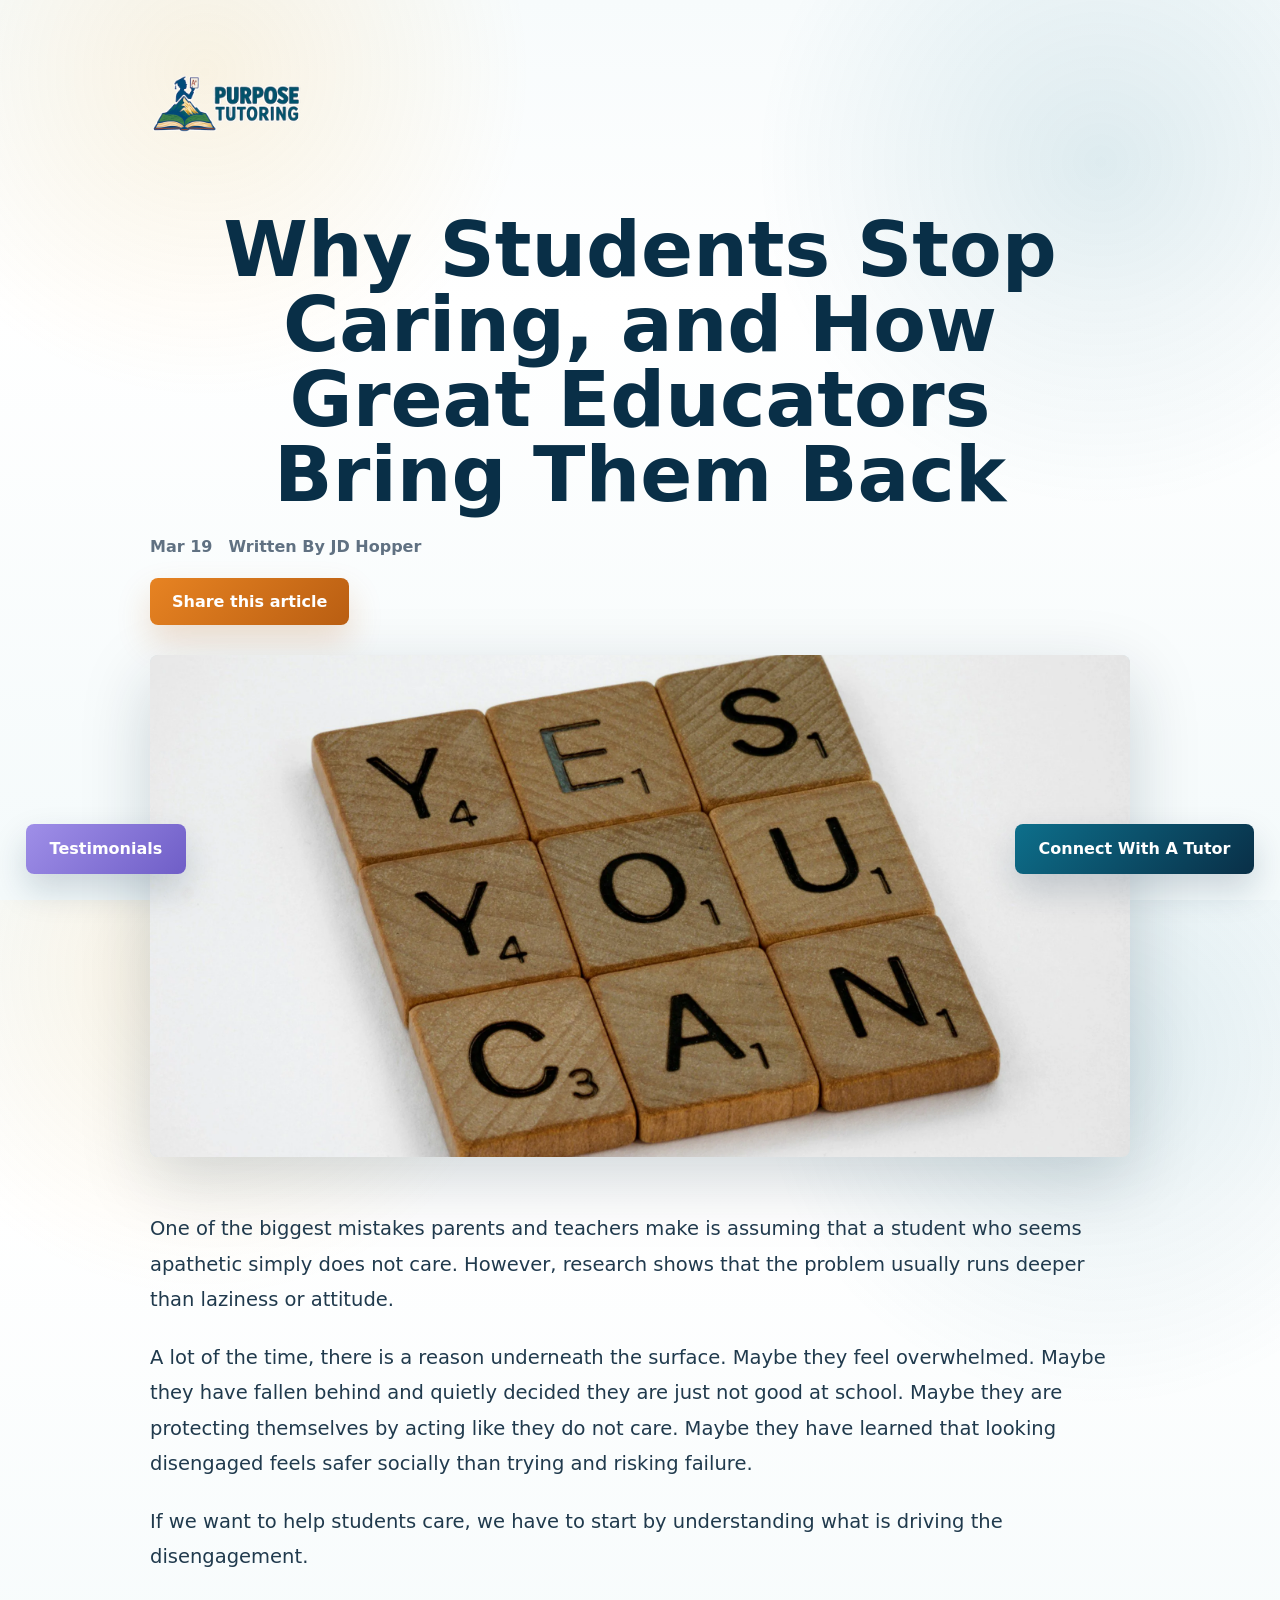
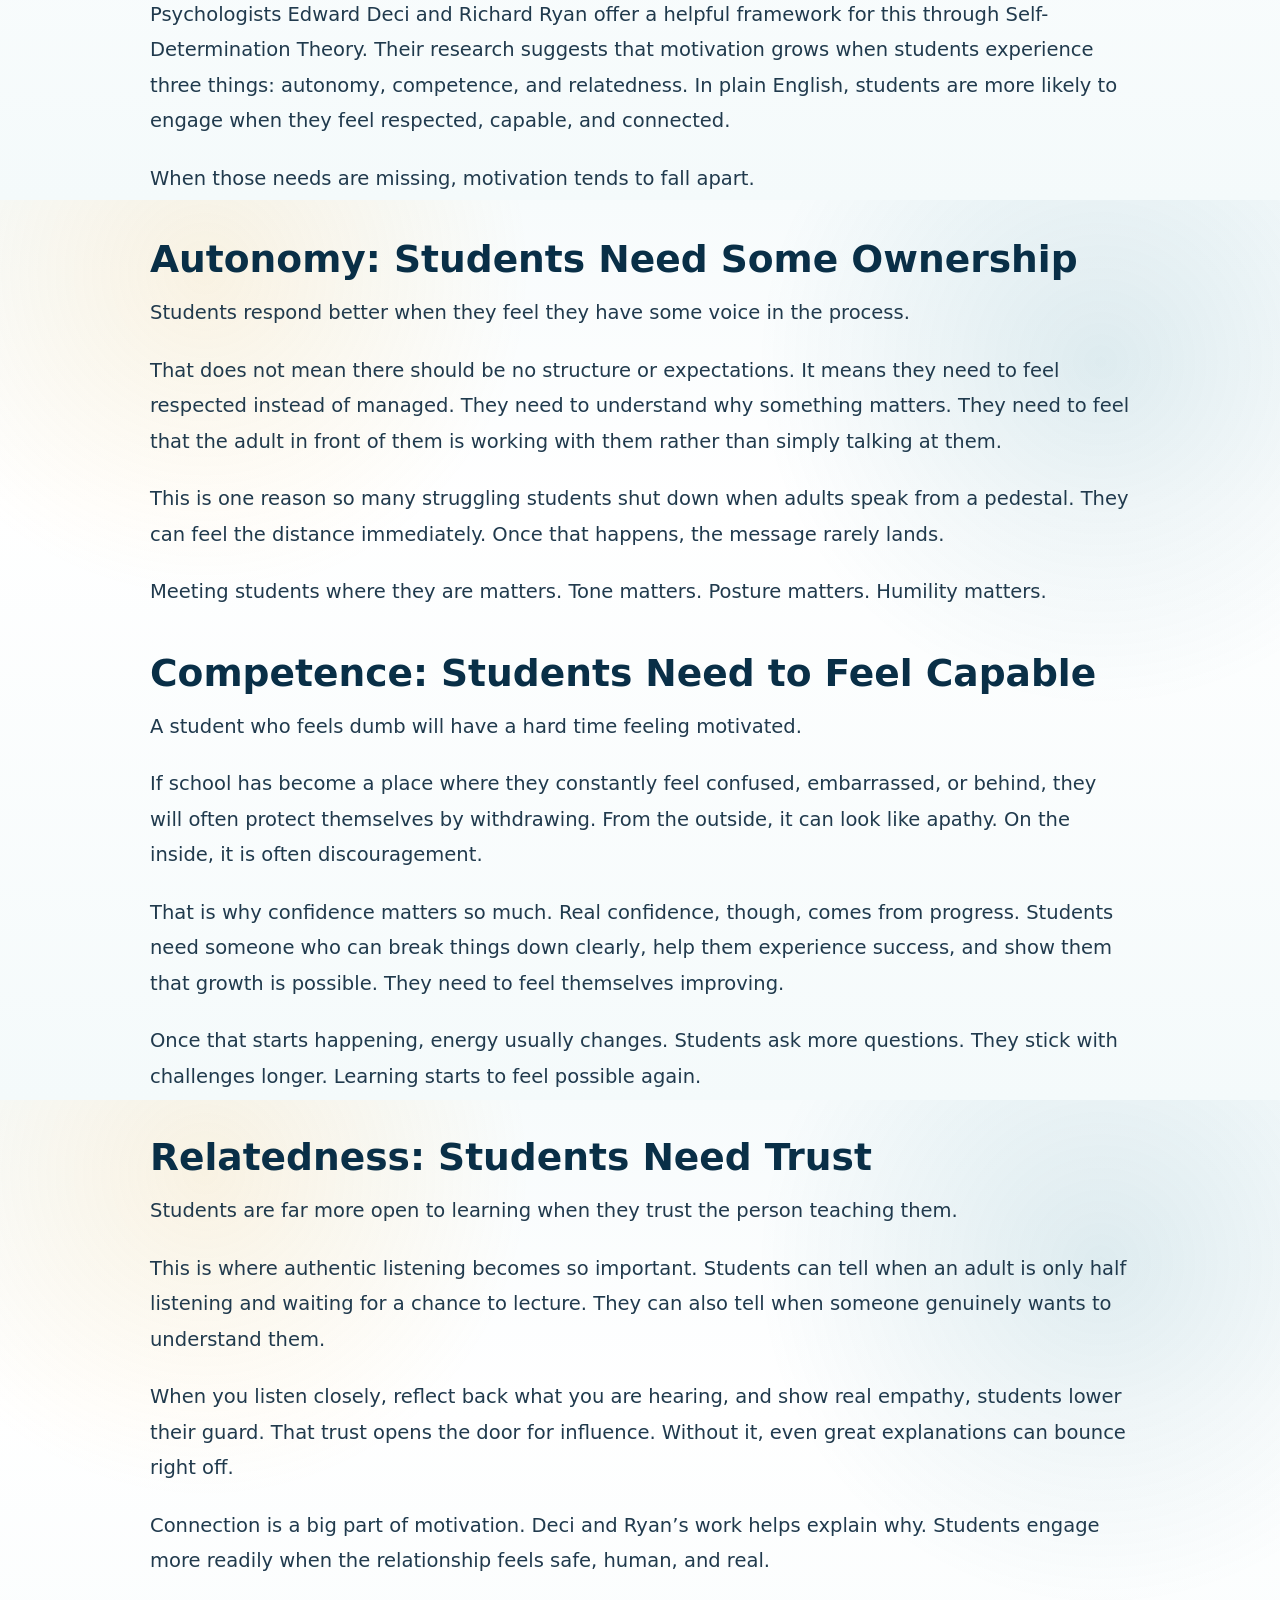
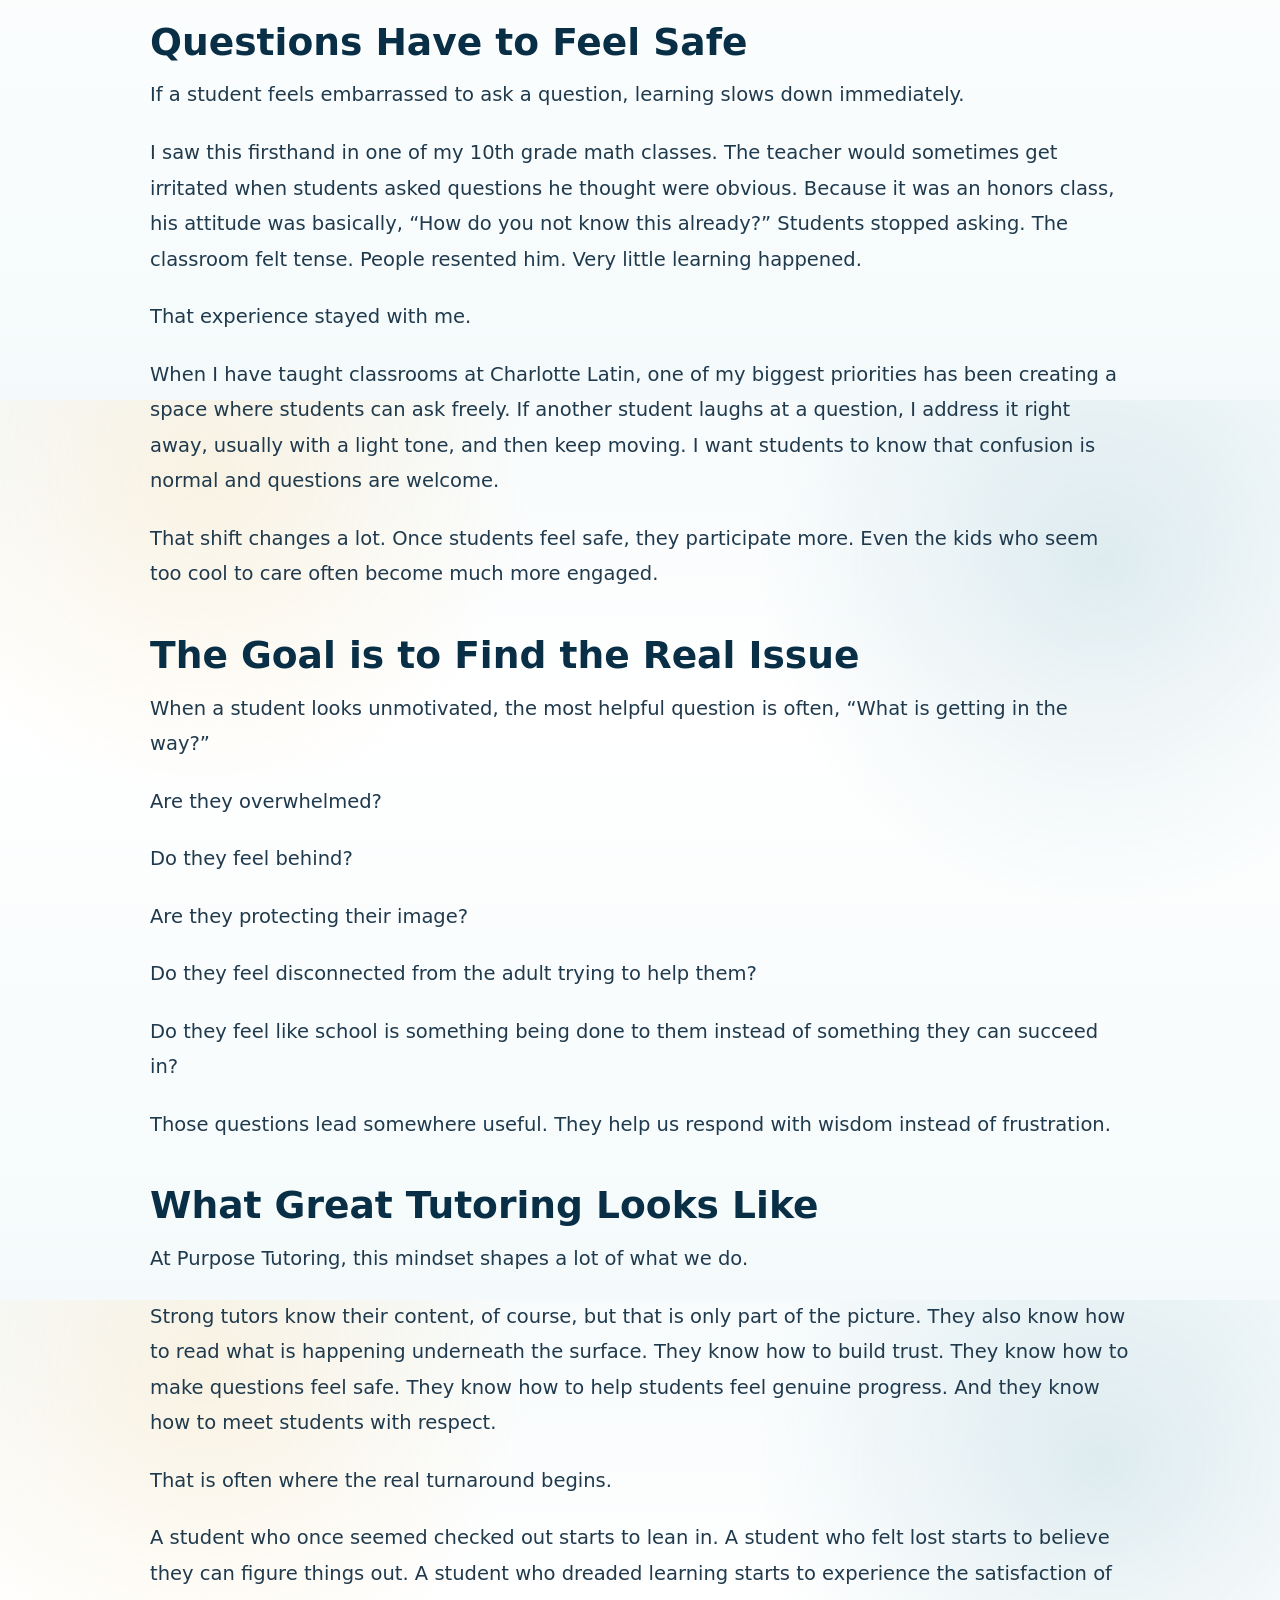
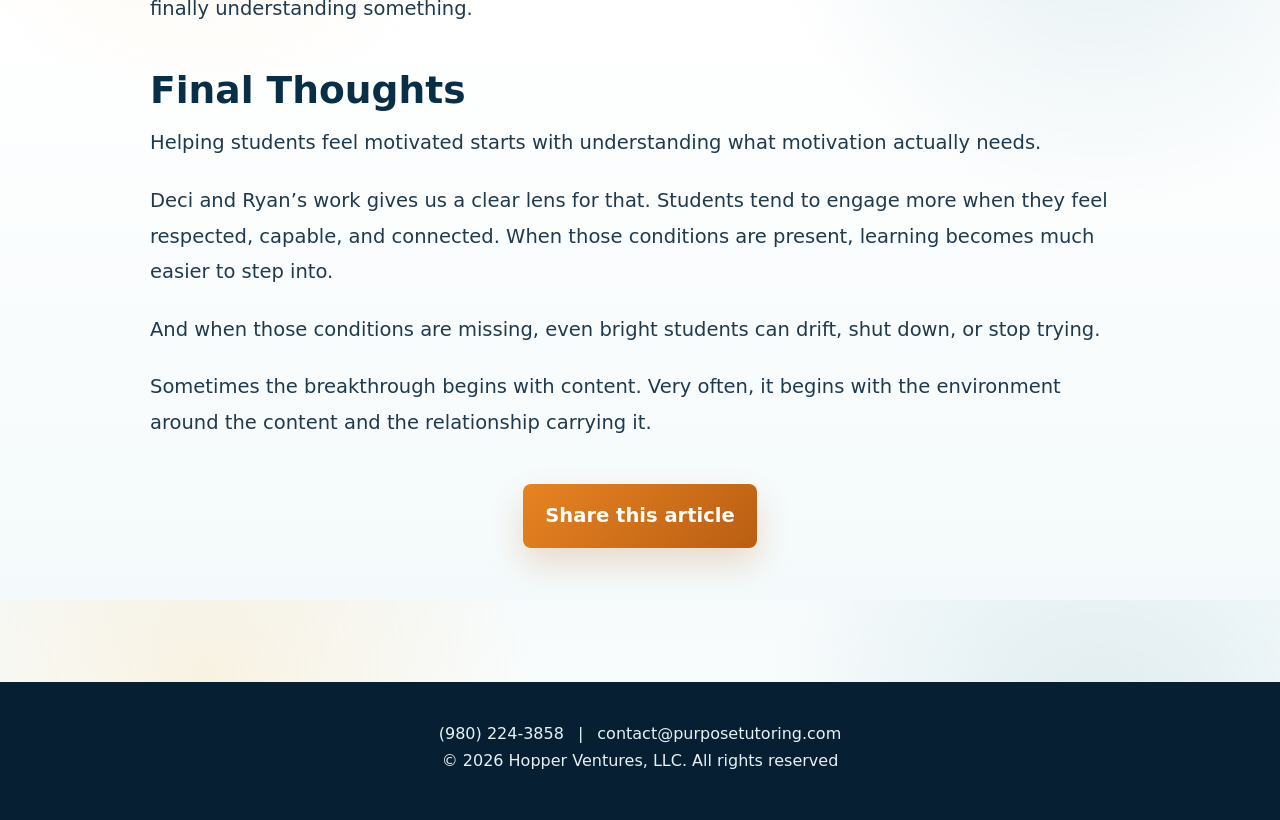
<file: blog/why-students-stop-caring-and-how-great-educators-bring-them-back/index.html>
<!doctype html>
<html lang="en">
  <head>
    <meta charset="utf-8">
    <meta name="viewport" content="width=device-width, initial-scale=1">
    <title>Why Students Stop Caring, and How Great Educators Bring Them Back | Purpose Tutoring</title>
    <meta name="description" content="JD Hopper writes about why students lose motivation and how great educators rebuild trust, confidence, and engagement through strong tutoring.">
    <link rel="icon" type="image/png" href="../../assets/Favicon.png">
    <link rel="stylesheet" href="../../styles.css">
  </head>
  <body class="article-page">
    <button class="floating-testimonials" type="button" data-open-testimonials>Testimonials</button>
    <button class="floating-book" type="button" data-open-jd-contact>Connect With A Tutor</button>
    <main class="article-shell">
      <header class="article-header">
        <div class="article-topbar">
          <a class="article-brand" href="../../index.html">
            <img src="../../assets/Purpose Tutoring Logo.png" alt="Purpose Tutoring logo">
          </a>
        </div>
        <div class="article-hero">
          <h1>Why Students Stop Caring, and How Great Educators Bring Them Back</h1>
          <div class="article-meta">
            <span>Mar 19</span>
            <span>Written By JD Hopper</span>
          </div>
          <div class="article-actions hero-share">
            <button class="share-button" type="button" data-share-article>Share this article</button>
          </div>
          <div class="article-image">
            <img src="../../assets/articles/why-students-stop-caring.webp" alt="Wooden letter tiles spelling yes you can for Purpose Tutoring motivation article">
          </div>
        </div>
      </header>

      <article class="article-body">
        <p>One of the biggest mistakes parents and teachers make is assuming that a student who seems apathetic simply does not care. However, research shows that the problem usually runs deeper than laziness or attitude.</p>
        <p>A lot of the time, there is a reason underneath the surface. Maybe they feel overwhelmed. Maybe they have fallen behind and quietly decided they are just not good at school. Maybe they are protecting themselves by acting like they do not care. Maybe they have learned that looking disengaged feels safer socially than trying and risking failure.</p>
        <p>If we want to help students care, we have to start by understanding what is driving the disengagement.</p>
        <p>Psychologists Edward Deci and Richard Ryan offer a helpful framework for this through Self-Determination Theory. Their research suggests that motivation grows when students experience three things: autonomy, competence, and relatedness. In plain English, students are more likely to engage when they feel respected, capable, and connected.</p>
        <p>When those needs are missing, motivation tends to fall apart.</p>

        <h2>Autonomy: Students Need Some Ownership</h2>
        <p>Students respond better when they feel they have some voice in the process.</p>
        <p>That does not mean there should be no structure or expectations. It means they need to feel respected instead of managed. They need to understand why something matters. They need to feel that the adult in front of them is working with them rather than simply talking at them.</p>
        <p>This is one reason so many struggling students shut down when adults speak from a pedestal. They can feel the distance immediately. Once that happens, the message rarely lands.</p>
        <p>Meeting students where they are matters. Tone matters. Posture matters. Humility matters.</p>

        <h2>Competence: Students Need to Feel Capable</h2>
        <p>A student who feels dumb will have a hard time feeling motivated.</p>
        <p>If school has become a place where they constantly feel confused, embarrassed, or behind, they will often protect themselves by withdrawing. From the outside, it can look like apathy. On the inside, it is often discouragement.</p>
        <p>That is why confidence matters so much. Real confidence, though, comes from progress. Students need someone who can break things down clearly, help them experience success, and show them that growth is possible. They need to feel themselves improving.</p>
        <p>Once that starts happening, energy usually changes. Students ask more questions. They stick with challenges longer. Learning starts to feel possible again.</p>

        <h2>Relatedness: Students Need Trust</h2>
        <p>Students are far more open to learning when they trust the person teaching them.</p>
        <p>This is where authentic listening becomes so important. Students can tell when an adult is only half listening and waiting for a chance to lecture. They can also tell when someone genuinely wants to understand them.</p>
        <p>When you listen closely, reflect back what you are hearing, and show real empathy, students lower their guard. That trust opens the door for influence. Without it, even great explanations can bounce right off.</p>
        <p>Connection is a big part of motivation. Deci and Ryan’s work helps explain why. Students engage more readily when the relationship feels safe, human, and real.</p>

        <h2>Questions Have to Feel Safe</h2>
        <p>If a student feels embarrassed to ask a question, learning slows down immediately.</p>
        <p>I saw this firsthand in one of my 10th grade math classes. The teacher would sometimes get irritated when students asked questions he thought were obvious. Because it was an honors class, his attitude was basically, “How do you not know this already?” Students stopped asking. The classroom felt tense. People resented him. Very little learning happened.</p>
        <p>That experience stayed with me.</p>
        <p>When I have taught classrooms at Charlotte Latin, one of my biggest priorities has been creating a space where students can ask freely. If another student laughs at a question, I address it right away, usually with a light tone, and then keep moving. I want students to know that confusion is normal and questions are welcome.</p>
        <p>That shift changes a lot. Once students feel safe, they participate more. Even the kids who seem too cool to care often become much more engaged.</p>

        <h2>The Goal is to Find the Real Issue</h2>
        <p>When a student looks unmotivated, the most helpful question is often, “What is getting in the way?”</p>
        <p>Are they overwhelmed?</p>
        <p>Do they feel behind?</p>
        <p>Are they protecting their image?</p>
        <p>Do they feel disconnected from the adult trying to help them?</p>
        <p>Do they feel like school is something being done to them instead of something they can succeed in?</p>
        <p>Those questions lead somewhere useful. They help us respond with wisdom instead of frustration.</p>

        <h2>What Great Tutoring Looks Like</h2>
        <p>At Purpose Tutoring, this mindset shapes a lot of what we do.</p>
        <p>Strong tutors know their content, of course, but that is only part of the picture. They also know how to read what is happening underneath the surface. They know how to build trust. They know how to make questions feel safe. They know how to help students feel genuine progress. And they know how to meet students with respect.</p>
        <p>That is often where the real turnaround begins.</p>
        <p>A student who once seemed checked out starts to lean in. A student who felt lost starts to believe they can figure things out. A student who dreaded learning starts to experience the satisfaction of finally understanding something.</p>

        <h2>Final Thoughts</h2>
        <p>Helping students feel motivated starts with understanding what motivation actually needs.</p>
        <p>Deci and Ryan’s work gives us a clear lens for that. Students tend to engage more when they feel respected, capable, and connected. When those conditions are present, learning becomes much easier to step into.</p>
        <p>And when those conditions are missing, even bright students can drift, shut down, or stop trying.</p>
        <p>Sometimes the breakthrough begins with content. Very often, it begins with the environment around the content and the relationship carrying it.</p>
        <div class="article-actions bottom">
          <button class="share-button" type="button" data-share-article>Share this article</button>
        </div>
        <p class="share-status" aria-live="polite"></p>
      </article>
    </main>
    <footer class="article-footer">
      <div class="article-footer-inner">
        <p class="footer-contact"><span>(980) 224-3858</span><span class="footer-separator">|</span><span>contact@purposetutoring.com</span></p>
        <p>&copy; 2026 Hopper Ventures, LLC. All rights reserved</p>
      </div>
    </footer>
    <script src="../../testimonials.js" data-asset-base="../../assets/"></script>
    <script src="../../article.js"></script>
  </body>
</html>
</file>
<file: styles.css>
:root {
  --navy: #092f47;
  --deep: #061f33;
  --teal: #0d6f8b;
  --teal-soft: #dff2f4;
  --gold: #f5b947;
  --orange: #e78322;
  --orange-deep: #b95e12;
  --ink: #102636;
  --muted: #607182;
  --line: #d7e6ec;
  --white: #ffffff;
  --shadow: 0 22px 70px rgba(6, 31, 51, 0.18);
}

* {
  box-sizing: border-box;
}

html {
  height: 100%;
  scroll-behavior: smooth;
}

body {
  height: 100%;
  margin: 0;
  color: var(--ink);
  font-family: Inter, ui-sans-serif, system-ui, -apple-system, BlinkMacSystemFont, "Segoe UI", sans-serif;
  background: var(--white);
  overflow: hidden;
}

button,
input,
textarea {
  font: inherit;
}

button {
  cursor: pointer;
}

.site-shell {
  height: 100vh;
  overflow-y: auto;
  overflow-x: hidden;
  scroll-snap-type: none;
  scroll-padding-top: 0;
  overscroll-behavior-y: contain;
}

.site-shell.snap-paused {
  scroll-snap-type: none;
}

.panel {
  position: relative;
  min-height: 100vh;
  scroll-snap-align: start;
  scroll-snap-stop: always;
  display: grid;
  place-items: center;
  padding: clamp(72px, 9vw, 128px) 22px;
  overflow: hidden;
}

.section-inner {
  width: min(1120px, 100%);
  margin: 0 auto;
}

.section-inner.narrow {
  width: min(860px, 100%);
}

.hero-panel {
  background:
    radial-gradient(circle at 22% 22%, rgba(245, 185, 71, 0.18), transparent 24%),
    radial-gradient(circle at 76% 14%, rgba(255, 255, 255, 0.14), transparent 20%),
    linear-gradient(135deg, #061f33 0%, #0a3b56 54%, #075f78 100%);
  color: var(--white);
}

.hero-panel::after {
  content: "";
  position: absolute;
  left: 0;
  right: 0;
  bottom: -1px;
  height: 16vh;
  background: linear-gradient(to bottom, transparent, rgba(255, 255, 255, 0.95));
  pointer-events: none;
}

.fireworks {
  position: absolute;
  inset: 0;
  width: 100%;
  height: 100%;
  opacity: 0.92;
}

.hero-inner {
  position: relative;
  z-index: 2;
  display: grid;
  justify-items: center;
  gap: clamp(16px, 3vw, 28px);
  width: 100%;
  text-align: center;
  transform: translateY(-2vh);
}

.hero-logo {
  width: 92vw;
  max-width: 790px;
  max-height: 42vh;
  height: auto;
  display: block;
  object-fit: contain;
  filter: drop-shadow(0 26px 34px rgba(0, 0, 0, 0.22));
  opacity: 1;
  transform: translateY(0) scale(1);
  animation: logoReveal 950ms cubic-bezier(.2,.8,.2,1) 350ms both;
}

.hero-tagline {
  position: relative;
  margin: 0;
  color: #f8fbfc;
  max-width: 96vw;
  font-size: clamp(0.78rem, 3.9vw, 2.25rem);
  font-weight: 800;
  line-height: 1.2;
  white-space: nowrap;
  text-shadow: 0 3px 18px rgba(0, 0, 0, 0.2);
  opacity: 0;
  transform: translateX(-32px);
  animation: taglineFade 520ms ease 1.15s both;
}

.hero-tagline em {
  font-style: italic;
}

.hero-tagline strong {
  color: inherit;
}

.hero-tagline::after {
  content: "";
  position: absolute;
  left: 0;
  right: 0;
  bottom: -0.28em;
  height: 2px;
  background: rgba(226, 232, 236, 0.82);
  border-radius: 999px;
  transform: scaleX(0);
  transform-origin: left center;
  animation: taglineUnderline 240ms ease-out 1.78s both;
}

.service-line {
  display: flex;
  align-items: center;
  justify-content: center;
  flex-wrap: wrap;
  gap: 12px 18px;
  margin-top: clamp(10px, 2.2vw, 24px);
  max-width: 1080px;
  color: #f8fbfc;
  font-size: clamp(1.15rem, 2.35vw, 1.9rem);
  font-weight: 700;
  line-height: 1.35;
  text-shadow: 0 2px 16px rgba(0, 0, 0, 0.18);
}

.service-line span,
.service-line i {
  opacity: 1;
  transform: translateY(0);
  animation: serviceReveal 520ms ease both;
}

.hero-start-cue {
  margin-top: 8px;
  padding: 0;
  border: 0;
  color: rgba(255, 255, 255, 0.82);
  background: transparent;
  font-weight: 900;
  letter-spacing: 0;
  opacity: 0;
  transform: translateY(8px);
  pointer-events: none;
  transition: opacity 700ms ease;
}

.hero-start-cue.visible {
  opacity: 1;
  pointer-events: auto;
  animation: tapCue 1.8s ease-in-out infinite;
}

.service-line span:nth-of-type(1) { animation-delay: 2.35s; }
.service-line i:nth-of-type(1) { animation-delay: 2.58s; }
.service-line span:nth-of-type(2) { animation-delay: 2.81s; }
.service-line i:nth-of-type(2) { animation-delay: 3.04s; }
.service-line span:nth-of-type(3) { animation-delay: 3.27s; }
.service-line i:nth-of-type(3) { animation-delay: 3.5s; }
.service-line span:nth-of-type(4) { animation-delay: 3.73s; }

.service-line i {
  width: 8px;
  height: 8px;
  border-radius: 999px;
  background: var(--gold);
  box-shadow: 0 0 0 5px rgba(245, 185, 71, 0.12);
}

.scroll-cue {
  position: absolute;
  z-index: 3;
  bottom: 34px;
  left: 50%;
  width: 32px;
  height: 52px;
  border: 2px solid rgba(255, 255, 255, 0.72);
  border-radius: 999px;
  transform: translateX(-50%);
}

.scroll-cue span {
  position: absolute;
  top: 10px;
  left: 50%;
  width: 5px;
  height: 5px;
  border-radius: 50%;
  background: var(--white);
  transform: translateX(-50%);
  animation: cue 1.5s ease-in-out infinite;
}

.section-down {
  position: fixed;
  left: 50%;
  bottom: clamp(22px, 3vw, 34px);
  z-index: 22;
  width: 48px;
  height: 48px;
  padding: 0;
  display: grid;
  place-items: center;
  border: 1px solid rgba(255, 255, 255, 0.55);
  border-radius: 50%;
  color: var(--white);
  background: rgba(9, 47, 71, 0.56);
  box-shadow: 0 14px 30px rgba(6, 31, 51, 0.2);
  opacity: 0.72;
  transform: translateX(-50%);
  transition: opacity 180ms ease, visibility 180ms ease, transform 180ms ease;
  animation: floatDownCue 2.4s ease-in-out infinite;
}

.section-down:hover,
.section-down:focus-visible {
  opacity: 0.95;
}

.section-down.is-hidden {
  opacity: 0;
  visibility: hidden;
  pointer-events: none;
}

.section-down svg {
  width: 25px;
  height: 25px;
  display: block;
  fill: none;
  stroke: currentColor;
  stroke-width: 2.5;
  stroke-linecap: round;
  stroke-linejoin: round;
}

.welcome-panel {
  background: linear-gradient(#ffffff, #f5fbfc);
  place-items: start center;
  padding-top: clamp(46px, 7vh, 72px);
  padding-bottom: clamp(32px, 5vh, 64px);
}

.welcome-panel .section-inner {
  text-align: center;
}

h1,
h2 {
  margin: 0;
  color: var(--navy);
  letter-spacing: 0;
}

h1 {
  font-size: clamp(2.4rem, 5vw, 5rem);
  line-height: 1.02;
}

h2 {
  font-size: clamp(2rem, 4vw, 4.5rem);
  line-height: 1.04;
}

.welcome-panel p {
  margin: clamp(14px, 2vw, 22px) auto 0;
  max-width: 840px;
  color: #284354;
  font-size: clamp(1.12rem, 1.9vw, 1.42rem);
  line-height: 1.62;
}

.welcome-photo {
  width: min(620px, 88vw);
  margin: clamp(16px, 2.5vw, 24px) auto 0;
  border: 1px solid rgba(13, 111, 139, 0.14);
  border-radius: 8px;
  overflow: hidden;
  box-shadow: 0 22px 54px rgba(9, 47, 71, 0.16);
}

.welcome-photo img {
  display: block;
  width: 100%;
  height: auto;
  object-fit: contain;
  object-position: center center;
}

.meet-jd-panel {
  background:
    radial-gradient(circle at 16% 18%, rgba(245, 185, 71, 0.18), transparent 25%),
    radial-gradient(circle at 82% 16%, rgba(13, 111, 139, 0.15), transparent 26%),
    linear-gradient(180deg, #ffffff 0%, #f4fafb 100%);
  place-items: start center;
  overflow: visible;
}

.meet-jd-panel .section-inner {
  width: min(1120px, 100%);
  display: grid;
  gap: clamp(22px, 3vw, 36px);
}

.meet-jd-panel .reveal {
  opacity: 1;
  transform: none;
  transition: none;
}

.meet-jd-layout {
  display: grid;
  justify-items: center;
  gap: clamp(16px, 2.5vw, 26px);
  text-align: center;
}

.meet-jd-layout h2 {
  margin: 0;
  color: var(--navy);
}

.meet-jd-copy {
  max-width: 940px;
}

.meet-jd-copy p {
  margin: 0 0 16px;
  color: #284354;
  font-size: clamp(1.02rem, 1.45vw, 1.18rem);
  line-height: 1.7;
}

.meet-jd-copy strong {
  color: var(--navy);
  font-weight: 900;
}

.meet-jd-photo {
  width: min(340px, 82vw);
  margin: 0 auto;
  overflow: hidden;
  border: 1px solid rgba(13, 111, 139, 0.16);
  border-radius: 8px;
  background:
    radial-gradient(circle at 50% 20%, rgba(255, 255, 255, 0.92), rgba(223, 242, 244, 0.84)),
    #eef7f9;
  box-shadow: var(--shadow);
}

.meet-jd-photo img {
  display: block;
  width: 100%;
  height: auto;
}

.rate-grid {
  display: grid;
  grid-template-columns: 1fr;
  gap: clamp(8px, 1.4vw, 14px);
  width: min(680px, 100%);
  margin: 0 auto;
}

.rates-heading {
  margin: 0 auto clamp(2px, 0.8vw, 8px);
  padding: 0;
  border: 0;
  color: var(--orange-deep);
  background: transparent;
  font-size: clamp(1.18rem, 2vw, 1.65rem);
  font-weight: 900;
  line-height: 1.15;
  text-align: center;
  text-decoration: underline;
  text-decoration-color: rgba(231, 131, 34, 0.45);
  text-decoration-thickness: 2px;
  text-underline-offset: 5px;
  transition: color 180ms ease, text-decoration-color 180ms ease;
}

.rates-heading:hover,
.rates-heading:focus-visible {
  color: var(--orange-deep);
  text-decoration-color: rgba(231, 131, 34, 0.55);
}

.rate-card {
  min-height: 0;
  display: grid;
  grid-template-columns: minmax(0, 1fr) auto;
  align-items: baseline;
  gap: 8px 18px;
  padding: 8px 0 12px;
  border: 0;
  border-bottom: 1px solid rgba(13, 111, 139, 0.14);
  border-radius: 0;
  color: var(--navy);
  background: transparent;
  box-shadow: none;
  text-align: left;
}

.rate-card h3 {
  margin: 0;
  font-size: clamp(1.04rem, 1.6vw, 1.34rem);
}

.rate-card p {
  margin: 0;
  color: var(--teal);
  font-weight: 900;
  font-size: clamp(1.08rem, 1.8vw, 1.46rem);
  line-height: 1.35;
}

.rate-card span {
  grid-column: 1;
  color: var(--muted);
  font-size: 0.88rem;
  font-weight: 800;
  line-height: 1.2;
}

.rate-card-button {
  width: 100%;
  cursor: pointer;
  font: inherit;
  transition: color 180ms ease, border-color 180ms ease;
}

.rate-card-button h3 {
  color: var(--orange-deep);
  text-decoration: underline;
  text-decoration-color: rgba(231, 131, 34, 0.45);
  text-decoration-thickness: 2px;
  text-underline-offset: 4px;
}

.rate-card-button:hover,
.rate-card-button:focus-visible {
  border-color: rgba(231, 131, 34, 0.42);
}

.rate-card-button:hover h3,
.rate-card-button:focus-visible h3 {
  color: var(--orange);
}

.jd-rolodex-wrap {
  display: grid;
  gap: 16px;
}

.jd-rolodex-wrap h3 {
  margin: 0;
  color: var(--navy);
  font-size: clamp(1.55rem, 3vw, 2.5rem);
  text-align: center;
}

.jd-rolodex {
  display: grid;
  grid-auto-flow: column;
  grid-auto-columns: minmax(280px, 42%);
  gap: 16px;
  width: 100%;
  overflow-x: auto;
  overscroll-behavior-x: contain;
  scroll-snap-type: x mandatory;
  padding: 6px max(18px, calc((100% - min(860px, 100%)) / 2)) 18px;
  scrollbar-width: thin;
}

.jd-rolodex-card {
  min-height: 190px;
  scroll-snap-align: center;
  margin: 0;
  padding: clamp(18px, 2.5vw, 26px);
  border: 1px solid rgba(13, 111, 139, 0.12);
  border-radius: 8px;
  color: #203a4d;
  background:
    linear-gradient(180deg, rgba(255, 255, 255, 0.98), rgba(255, 255, 255, 0.86)),
    linear-gradient(135deg, rgba(223, 242, 244, 0.8), rgba(245, 185, 71, 0.18));
  box-shadow: 0 14px 34px rgba(9, 47, 71, 0.1);
  font-size: clamp(1rem, 1.45vw, 1.12rem);
  line-height: 1.62;
}

.jd-rolodex-card strong {
  display: block;
  margin-bottom: 12px;
  color: var(--orange-deep);
  font-size: clamp(1.28rem, 2.2vw, 1.85rem);
  font-weight: 950;
  line-height: 1.05;
}

.jd-contact-button {
  justify-self: center;
  margin-bottom: clamp(32px, 5vh, 62px);
  border: 0;
  border-radius: 8px;
  padding: 18px 28px;
  color: var(--white);
  background: linear-gradient(135deg, var(--orange), var(--orange-deep));
  box-shadow: 0 16px 34px rgba(185, 94, 18, 0.2);
  font-size: clamp(1rem, 1.5vw, 1.22rem);
  font-weight: 900;
  transition: transform 180ms ease, box-shadow 180ms ease, filter 180ms ease;
}

.jd-contact-button:hover,
.jd-contact-button:focus-visible {
  transform: translateY(-2px);
  box-shadow: 0 22px 44px rgba(185, 94, 18, 0.28);
  filter: saturate(1.08);
}

.additional-tutors-block {
  display: grid;
  grid-template-rows: auto minmax(0, auto) auto;
  width: min(980px, 100%);
  margin: clamp(8px, 2vh, 20px) auto 0;
}

.spotlight-panel {
  background:
    radial-gradient(circle at 10% 20%, rgba(245, 185, 71, 0.12), transparent 28%),
    linear-gradient(180deg, #f7fbfc 0%, #ffffff 48%, #eef7f9 100%);
  scroll-snap-stop: always;
}

.spotlight-panel .section-inner {
  display: grid;
  grid-template-rows: auto minmax(0, 1fr) auto;
  width: min(980px, 100%);
}

.section-heading {
  display: flex;
  align-items: end;
  justify-content: center;
  margin-bottom: clamp(16px, 2.8vh, 30px);
  text-align: center;
}

.carousel {
  display: grid;
  place-items: center;
}

.carousel-btn {
  min-width: min(220px, 42vw);
  display: inline-flex;
  align-items: center;
  justify-content: center;
  gap: 12px;
  border: 0;
  border-radius: 8px;
  padding: 16px 22px;
  color: var(--white);
  background: linear-gradient(135deg, var(--teal), var(--navy));
  box-shadow: 0 16px 34px rgba(9, 47, 71, 0.18);
  font-weight: 900;
  transition: transform 180ms ease, box-shadow 180ms ease, filter 180ms ease;
}

.carousel-btn:hover,
.carousel-btn:focus-visible {
  transform: translateY(-2px);
  box-shadow: 0 22px 44px rgba(9, 47, 71, 0.24);
  filter: saturate(1.08);
}

.modal-close svg {
  width: 24px;
  height: 24px;
  display: block;
  fill: none;
  stroke: currentColor;
  stroke-width: 2.4;
  stroke-linecap: round;
  stroke-linejoin: round;
}

.tutor-stage {
  position: relative;
  width: min(820px, 100%);
  min-height: min(620px, calc(100vh - 210px));
  display: block;
  perspective: 1400px;
  touch-action: pan-y;
}

.tutor-card {
  position: absolute;
  top: 50%;
  left: 50%;
  width: min(640px, 100%);
  display: grid;
  grid-template-columns: minmax(290px, 0.95fr) minmax(230px, 0.75fr);
  max-height: min(620px, calc(100vh - 210px));
  overflow: hidden;
  border: 1px solid rgba(13, 111, 139, 0.18);
  border-radius: 8px;
  background: var(--white);
  box-shadow: var(--shadow);
  opacity: 0;
  transform: translate(-50%, -50%) scale(0.98);
  animation: cardIn 420ms ease forwards;
  cursor: pointer;
}

.tutor-card.is-active {
  z-index: 2;
}

.tutor-card.is-preview {
  z-index: 1;
  width: min(560px, 88%);
  opacity: 0.42;
  filter: saturate(0.9);
}

.tutor-card.is-preview .tutor-copy {
  pointer-events: none;
}

.tutor-card.is-left {
  transform: translate(-112%, -50%) scale(0.82);
  animation: none;
}

.tutor-card.is-right {
  transform: translate(12%, -50%) scale(0.82);
  animation: none;
}

.tutor-card:focus-visible {
  outline: 3px solid var(--gold);
  outline-offset: 6px;
}

.tutor-photo {
  min-height: 0;
  display: flex;
  align-items: stretch;
  justify-content: center;
  padding: 0;
  background: var(--white);
  overflow: hidden;
}

.tutor-photo img {
  width: 100%;
  height: 100%;
  min-height: min(560px, calc(100vh - 230px));
  display: block;
  object-fit: cover;
  object-position: center top;
}

.tutor-copy {
  display: flex;
  flex-direction: column;
  justify-content: center;
  align-items: center;
  padding: clamp(26px, 4vw, 44px);
  text-align: center;
}

.tutor-copy h3 {
  margin: 0;
  color: var(--navy);
  font-size: clamp(2rem, 3.4vw, 3.35rem);
  line-height: 1;
}

.tutor-copy p {
  margin: 14px 0 34px;
  color: var(--teal);
  font-size: clamp(1rem, 1.7vw, 1.25rem);
  font-weight: 800;
}

.read-bio,
.submit-button,
.giant-book,
.info-button,
.floating-book,
.floating-testimonials {
  border: 0;
  border-radius: 8px;
  color: var(--white);
  background: linear-gradient(135deg, var(--teal), var(--navy));
  box-shadow: 0 16px 34px rgba(9, 47, 71, 0.18);
  transition: transform 180ms ease, box-shadow 180ms ease, filter 180ms ease;
}

.read-bio {
  align-self: center;
  padding: 14px 22px;
  font-weight: 800;
}

.read-bio:hover,
.submit-button:hover,
.giant-book:hover,
.info-button:hover,
.floating-book:hover,
.floating-testimonials:hover,
.read-bio:focus-visible,
.submit-button:focus-visible,
.giant-book:focus-visible,
.info-button:focus-visible,
.floating-book:focus-visible,
.floating-testimonials:focus-visible,
.share-button:hover,
.share-button:focus-visible {
  transform: translateY(-2px);
  box-shadow: 0 22px 44px rgba(9, 47, 71, 0.24);
  filter: saturate(1.08);
}

.dots {
  display: flex;
  justify-content: center;
  gap: 10px;
  margin-top: clamp(14px, 2.4vh, 24px);
}

.dots button {
  width: 10px;
  height: 10px;
  padding: 0;
  border: 0;
  border-radius: 999px;
  background: #b7ccd4;
}

.dots button.active {
  width: 32px;
  background: var(--gold);
}

.info-panel {
  background:
    linear-gradient(rgba(6, 31, 51, 0.9), rgba(6, 31, 51, 0.9)),
    radial-gradient(circle at 82% 24%, rgba(245, 185, 71, 0.2), transparent 24%),
    var(--deep);
}

.articles-panel {
  place-items: start center;
  padding-top: clamp(48px, 7vh, 88px);
}

.articles-panel .section-inner {
  width: min(1120px, 100%);
  max-width: 100%;
  display: grid;
  justify-items: center;
}

.info-buttons {
  display: grid;
  grid-template-columns: 1fr;
  gap: clamp(18px, 3vw, 30px);
  width: min(720px, 100%);
  margin: 0 auto;
}

.info-button {
  display: grid;
  place-items: center;
  align-content: center;
  gap: 14px;
  min-height: 170px;
  padding: 24px;
  border: 1px solid rgba(255, 255, 255, 0.16);
  background:
    linear-gradient(135deg, rgba(255, 255, 255, 0.12), rgba(255, 255, 255, 0.04)),
    linear-gradient(135deg, #0d6f8b, #092f47);
  font-size: clamp(1.25rem, 2.5vw, 2rem);
  font-weight: 900;
  text-align: center;
}

.info-button-wide {
  min-height: clamp(132px, 20vh, 190px);
}

.articles-section-button {
  background:
    linear-gradient(135deg, rgba(255, 255, 255, 0.14), rgba(255, 255, 255, 0.04)),
    linear-gradient(135deg, var(--orange), var(--orange-deep));
}

.light-heading h2 {
  color: var(--white);
  max-width: 100%;
  text-align: center;
  overflow-wrap: normal;
}

.article-section-list {
  display: grid;
  grid-auto-flow: column;
  grid-auto-columns: minmax(290px, 42%);
  gap: clamp(16px, 2.5vw, 24px);
  width: min(1080px, 100vw);
  max-width: 100vw;
  margin: 0 auto;
  overflow-x: auto;
  overflow-y: hidden;
  overscroll-behavior-x: contain;
  scroll-snap-type: x mandatory;
  touch-action: pan-x;
  -webkit-overflow-scrolling: touch;
  padding: 4px max(18px, calc((100% - min(960px, 100%)) / 2)) 18px;
  scrollbar-width: thin;
}

.article-feature-card {
  display: grid;
  grid-template-rows: auto 1fr auto;
  gap: 14px;
  scroll-snap-align: center;
  min-height: 390px;
  overflow: hidden;
  border: 1px solid rgba(255, 255, 255, 0.18);
  border-radius: 8px;
  color: var(--white);
  background: rgba(255, 255, 255, 0.1);
  box-shadow: 0 16px 34px rgba(0, 0, 0, 0.12);
  backdrop-filter: blur(8px);
  text-decoration: none;
  transition: transform 180ms ease, box-shadow 180ms ease, border-color 180ms ease;
}

.article-feature-card img {
  width: 100%;
  aspect-ratio: 16 / 10;
  object-fit: cover;
  display: block;
}

.article-feature-card span {
  padding: 0 18px;
  font-size: clamp(1.22rem, 2.2vw, 1.72rem);
  font-weight: 900;
  line-height: 1.12;
}

.article-feature-card time {
  padding: 0 18px 18px;
  color: rgba(255, 255, 255, 0.76);
  font-size: 0.98rem;
  font-weight: 850;
}

.articles-panel .article-feature-card {
  border-color: rgba(255, 255, 255, 0.18);
  color: var(--white);
  background: rgba(255, 255, 255, 0.1);
  box-shadow: 0 16px 34px rgba(0, 0, 0, 0.12);
  backdrop-filter: blur(8px);
}

.articles-panel .article-feature-card:hover,
.articles-panel .article-feature-card:focus-visible {
  transform: translateY(-2px);
  border-color: rgba(245, 185, 71, 0.58);
  box-shadow: 0 22px 44px rgba(0, 0, 0, 0.18);
}

.more-about-panel {
  background:
    radial-gradient(circle at 12% 24%, rgba(13, 111, 139, 0.12), transparent 24%),
    radial-gradient(circle at 88% 74%, rgba(245, 185, 71, 0.18), transparent 24%),
    #ffffff;
}

.more-about-panel .section-inner {
  width: min(960px, 100%);
}

.about-button-grid {
  display: grid;
  grid-template-columns: repeat(2, minmax(0, 1fr));
  gap: clamp(16px, 3vw, 26px);
  width: 100%;
}

.articles-panel .section-heading,
.more-about-panel .section-heading {
  margin-bottom: clamp(28px, 5vh, 54px);
}

.about-page-button {
  display: grid;
  grid-template-columns: 116px minmax(0, 1fr);
  align-items: center;
  gap: 18px;
  min-height: 142px;
  padding: 14px;
  border: 1px solid rgba(13, 111, 139, 0.16);
  border-radius: 8px;
  color: var(--navy);
  background: rgba(255, 255, 255, 0.92);
  box-shadow: 0 14px 34px rgba(9, 47, 71, 0.1);
  text-decoration: none;
  font-size: clamp(1.1rem, 2vw, 1.5rem);
  font-weight: 900;
  transition: transform 180ms ease, box-shadow 180ms ease, border-color 180ms ease;
}

.about-page-button:hover,
.about-page-button:focus-visible {
  transform: translateY(-2px);
  border-color: rgba(13, 111, 139, 0.34);
  box-shadow: 0 22px 44px rgba(9, 47, 71, 0.16);
}

.about-page-button img {
  width: 116px;
  height: 116px;
  border-radius: 8px;
  object-fit: cover;
  display: block;
}

.info-button svg {
  width: 42px;
  height: 42px;
  fill: none;
  stroke: currentColor;
  stroke-width: 1.9;
  stroke-linecap: round;
  stroke-linejoin: round;
}

.booking-panel {
  background:
    radial-gradient(circle at 28% 24%, rgba(13, 111, 139, 0.14), transparent 26%),
    radial-gradient(circle at 78% 74%, rgba(245, 185, 71, 0.18), transparent 25%),
    #ffffff;
  min-height: auto;
  scroll-snap-align: start;
  scroll-snap-stop: always;
  place-items: start center;
  overflow: visible;
  text-align: center;
}

.booking-panel .section-inner {
  display: grid;
  justify-items: center;
  gap: 34px;
  width: min(980px, 100%);
  padding-block: clamp(24px, 4vw, 42px);
}

.booking-panel h2 {
  max-width: 980px;
  font-size: clamp(1.7rem, 3.4vw, 3.8rem);
}

.giant-book {
  padding: clamp(24px, 4vw, 42px) clamp(58px, 10vw, 128px);
  font-size: clamp(2rem, 5vw, 5.4rem);
  font-weight: 950;
}

.embedded-booking-card {
  width: min(980px, 100%);
  padding: clamp(24px, 4vw, 42px);
  border: 1px solid rgba(13, 111, 139, 0.16);
  border-radius: 8px;
  background: rgba(255, 255, 255, 0.94);
  box-shadow: var(--shadow);
  text-align: left;
}

.embedded-booking-card > h3 {
  margin: 0 0 22px;
  color: var(--navy);
  text-align: center;
  font-size: clamp(1.6rem, 3vw, 2.6rem);
}

.embedded-booking-card .submit-button {
  justify-self: center;
}

.floating-book,
.floating-testimonials {
  position: fixed;
  bottom: clamp(14px, 2vw, 28px);
  z-index: 20;
  padding: 16px 24px;
  border: 0;
  border-radius: 8px;
  color: var(--white);
  font-size: clamp(1rem, 1.2vw, 1.16rem);
  font-weight: 900;
  text-decoration: none;
  line-height: 1.15;
  cursor: pointer;
  box-shadow: 0 16px 34px rgba(9, 47, 71, 0.18);
  opacity: 0;
  visibility: hidden;
  pointer-events: none;
  transform: translateY(10px);
  transition: opacity 240ms ease, visibility 240ms ease, transform 240ms ease, box-shadow 180ms ease, filter 180ms ease;
}

.site-shell.floating-book-visible .floating-book,
.site-shell.floating-testimonials-visible .floating-testimonials {
  opacity: 1;
  visibility: visible;
  pointer-events: auto;
  transform: translateY(0);
}

.floating-book {
  right: clamp(14px, 2vw, 28px);
  background: linear-gradient(135deg, var(--teal), var(--navy));
}

.floating-testimonials {
  left: clamp(14px, 2vw, 28px);
  background: linear-gradient(135deg, #9f8fe8, #6f5ec7);
}

.article-page .floating-book,
.article-page .floating-testimonials,
.thank-you-page .floating-book,
.thank-you-page .floating-testimonials {
  opacity: 1;
  visibility: visible;
  pointer-events: auto;
  transform: translateY(0);
}

.floating-book.attention-loop {
  animation: bookPulse 3s ease infinite;
}

.site-footer {
  scroll-snap-align: end;
  padding: 36px 22px 42px;
  color: #e7f2f5;
  background: var(--deep);
  text-align: center;
}

.site-footer p {
  margin: 8px 0;
}

.footer-contact {
  display: flex;
  justify-content: center;
  align-items: center;
  flex-wrap: wrap;
  gap: 0 14px;
}

.modal {
  position: fixed;
  inset: 0;
  z-index: 60;
  display: none;
  place-items: center;
  padding: 24px;
}

.modal.open {
  display: grid;
}

.modal-backdrop {
  position: absolute;
  inset: 0;
  background: rgba(6, 31, 51, 0.64);
  backdrop-filter: blur(7px);
}

.modal-card {
  position: relative;
  width: min(880px, 100%);
  max-height: min(86vh, 900px);
  overflow: auto;
  border: 1px solid rgba(255, 255, 255, 0.2);
  border-radius: 8px;
  background: var(--white);
  box-shadow: 0 34px 110px rgba(0, 0, 0, 0.34);
  padding: clamp(28px, 5vw, 58px);
  animation: modalIn 220ms ease forwards;
}

.booking-card {
  width: min(980px, 100%);
}

.jd-contact-card {
  width: min(680px, 100%);
}

.articles-card {
  width: min(760px, 100%);
}

.testimonials-card {
  width: min(1080px, 100%);
}

.article-list {
  display: grid;
  gap: 14px;
}

.article-link {
  display: grid;
  grid-template-columns: 92px minmax(0, 1fr);
  align-items: center;
  gap: 18px;
  padding: 12px;
  border: 1px solid var(--line);
  border-radius: 8px;
  color: var(--navy);
  background: #fbfdfe;
  text-decoration: none;
  font-size: clamp(1rem, 2vw, 1.2rem);
  font-weight: 850;
  line-height: 1.25;
  transition: transform 180ms ease, box-shadow 180ms ease, border-color 180ms ease;
}

.article-link:hover,
.article-link:focus-visible {
  transform: translateY(-2px);
  border-color: rgba(231, 131, 34, 0.45);
  box-shadow: 0 16px 34px rgba(9, 47, 71, 0.12);
}

.article-link img {
  width: 92px;
  height: 92px;
  border-radius: 8px;
  object-fit: cover;
  display: block;
}

.modal-close {
  position: sticky;
  top: 0;
  z-index: 25;
  float: right;
  width: 42px;
  height: 42px;
  display: inline-flex;
  align-items: center;
  justify-content: center;
  margin: -16px -16px 10px 18px;
  padding: 0;
  border: 0;
  border-radius: 50%;
  color: var(--navy);
  background: #eef7f9;
  box-shadow: 0 8px 20px rgba(9, 47, 71, 0.14);
}

.modal-card h2 {
  margin-bottom: 22px;
  font-size: clamp(1.85rem, 4vw, 3.2rem);
  text-align: center;
}

.modal-body {
  color: #243e50;
  font-size: 1.04rem;
  line-height: 1.75;
}

.modal-body p {
  margin: 0 0 18px;
}

.modal-body h3 {
  margin: 30px 0 12px;
  color: var(--navy);
  font-size: 1.3rem;
}

.modal-body blockquote {
  margin: 0 0 20px;
  padding: 0 0 0 18px;
  border-left: 4px solid var(--gold);
  color: #284354;
}

.request-form {
  display: grid;
  gap: 22px;
}

fieldset {
  margin: 0;
  padding: 22px;
  border: 1px solid var(--line);
  border-radius: 8px;
}

legend {
  width: 100%;
  padding: 0 8px;
  color: var(--navy);
  font-weight: 850;
  text-align: center;
}

legend span,
.field span {
  color: var(--muted);
  font-size: 0.9em;
  font-weight: 650;
}

.choice {
  display: flex;
  justify-content: center;
  align-items: center;
  gap: 8px;
  margin-top: 14px;
  text-align: left;
}

.field {
  display: grid;
  gap: 8px;
  color: var(--navy);
  font-weight: 780;
  text-align: center;
}

.field[hidden] {
  display: none;
}

input[type="text"],
input[type="email"],
input[type="tel"],
textarea {
  width: 100%;
  border: 1px solid #cbdce3;
  border-radius: 8px;
  padding: 12px 13px;
  color: var(--ink);
  background: #fbfdfe;
  text-align: left;
}

textarea {
  resize: vertical;
}

.day-grid,
.form-grid {
  display: grid;
  grid-template-columns: repeat(2, minmax(0, 1fr));
  gap: 13px 18px;
  margin-top: 12px;
}

.day-grid {
  grid-template-columns: repeat(4, minmax(0, 1fr));
}

.day-grid label {
  display: inline-flex;
  justify-content: center;
  align-items: center;
  gap: 8px;
  text-align: left;
}

.full {
  grid-column: 1 / -1;
}

.request-form h3 {
  margin: 2px 0 -8px;
  color: var(--navy);
  text-align: center;
}

.submit-button {
  justify-self: center;
  padding: 15px 24px;
  font-weight: 900;
}

.hidden-field {
  display: none;
}

.article-page {
  min-height: 100%;
  height: auto;
  overflow: auto;
  background:
    radial-gradient(circle at 16% 8%, rgba(245, 185, 71, 0.14), transparent 24%),
    radial-gradient(circle at 86% 18%, rgba(13, 111, 139, 0.12), transparent 26%),
    linear-gradient(180deg, #f7fbfc 0%, #ffffff 34%, #f4fafb 100%);
}

.article-shell {
  min-height: 100vh;
}

.article-header {
  padding: clamp(34px, 6vw, 72px) 22px 0;
}

.article-topbar,
.article-hero,
.article-body,
.article-footer-inner {
  width: min(980px, calc(100% - 44px));
  margin: 0 auto;
}

.article-topbar {
  display: flex;
  justify-content: flex-start;
}

.article-brand {
  display: inline-flex;
  align-items: center;
  gap: 10px;
  color: var(--navy);
  text-decoration: none;
  font-weight: 900;
}

.article-brand img {
  width: clamp(118px, 12vw, 170px);
  height: auto;
}

.article-hero {
  padding: clamp(36px, 6vw, 76px) 0 clamp(30px, 5vw, 54px);
}

.article-hero h1 {
  max-width: 940px;
  margin-inline: auto;
  text-align: center;
  font-size: clamp(2.45rem, 6vw, 5.6rem);
  line-height: 0.98;
}

.article-meta {
  display: flex;
  flex-wrap: wrap;
  gap: 8px 16px;
  margin: 24px 0 30px;
  color: var(--muted);
  font-weight: 800;
}

.article-image {
  width: 100%;
  aspect-ratio: 16 / 8.2;
  overflow: hidden;
  border-radius: 8px;
  box-shadow: var(--shadow);
  background: var(--line);
}

.article-image img {
  width: 100%;
  height: 100%;
  object-fit: cover;
  display: block;
}

.article-body {
  padding-bottom: clamp(44px, 8vw, 90px);
  color: #203a4d;
  font-size: clamp(1.08rem, 1.6vw, 1.22rem);
  line-height: 1.82;
}

.article-body h2 {
  margin: 42px 0 14px;
  color: var(--navy);
  font-size: clamp(1.55rem, 3vw, 2.35rem);
  line-height: 1.14;
}

.article-body h2.major-section {
  margin-top: 56px;
  padding-top: 28px;
  border-top: 1px solid var(--line);
  font-size: clamp(2rem, 4.2vw, 3.5rem);
  line-height: 1.04;
}

.article-body p {
  margin: 0 0 22px;
}

.article-body ol,
.article-body ul {
  margin: 0 0 24px 1.35em;
  padding: 0;
}

.article-body li {
  margin: 8px 0;
}

.article-actions {
  display: flex;
  justify-content: center;
  margin: 0 0 34px;
}

.article-actions.hero-share {
  justify-content: flex-start;
  margin: -8px 0 30px;
}

.article-actions.bottom {
  margin: 44px 0 0;
}

.share-button {
  border: 0;
  border-radius: 8px;
  padding: 14px 22px;
  color: var(--white);
  background: linear-gradient(135deg, var(--orange), var(--orange-deep));
  box-shadow: 0 16px 34px rgba(185, 94, 18, 0.2);
  font-weight: 900;
  transition: transform 180ms ease, box-shadow 180ms ease, filter 180ms ease;
}

.article-footer {
  padding: 34px 22px 42px;
  color: #e7f2f5;
  background: var(--deep);
  text-align: center;
}

.article-footer p {
  margin: 8px 0;
}

.share-status {
  min-height: 1.5em;
  margin-top: 12px;
  color: var(--muted);
  text-align: center;
  font-size: 0.95rem;
  font-weight: 750;
}

.standard-page .article-hero {
  padding-bottom: clamp(36px, 6vw, 68px);
}

.standard-page .article-image {
  margin-top: clamp(30px, 5vw, 58px);
}

.standard-page .article-body {
  max-width: 860px;
  padding-top: clamp(8px, 2vw, 22px);
}

.about-jd-page .article-image {
  width: min(560px, 100%);
  margin-inline: auto;
  aspect-ratio: 1 / 1;
  background: #eef7f9;
}

.about-jd-page .article-hero h1 {
  margin-inline: auto;
  text-align: center;
}

.about-jd-page .article-image img {
  object-fit: contain;
}

.testimonial-page-mount {
  width: min(1120px, calc(100% - 44px));
  margin: 0 auto;
  padding: 0 0 clamp(54px, 8vw, 96px);
}

.testimonials-card > h2 {
  clear: both;
  margin-bottom: 24px;
  text-align: center;
}

.testimonial-toc {
  position: sticky;
  top: 0;
  z-index: 3;
  width: min(640px, 100%);
  display: flex;
  justify-content: center;
  align-items: center;
  margin: 0 auto clamp(24px, 4vw, 40px);
  overflow-x: auto;
  border: 1px solid rgba(13, 111, 139, 0.12);
  border-radius: 999px;
  background: rgba(255, 255, 255, 0.92);
  box-shadow: 0 12px 28px rgba(9, 47, 71, 0.1);
  backdrop-filter: blur(10px);
}

.testimonial-toc a {
  flex: 0 0 auto;
  padding: 10px 16px;
  color: var(--navy);
  font-size: 0.88rem;
  font-weight: 900;
  text-decoration: none;
  white-space: nowrap;
}

.testimonial-toc a + a {
  border-left: 1px solid rgba(13, 111, 139, 0.18);
}

.testimonial-toc a:hover,
.testimonial-toc a:focus-visible {
  color: var(--orange-deep);
}

.testimonial-stack {
  display: grid;
  gap: clamp(42px, 7vw, 82px);
  width: 100%;
}

.testimonial-section {
  display: grid;
  gap: clamp(22px, 4vw, 34px);
  width: 100%;
  max-width: 100%;
  padding: clamp(22px, 4vw, 44px);
  overflow: hidden;
  border: 1px solid rgba(13, 111, 139, 0.16);
  border-radius: 8px;
  background:
    radial-gradient(circle at 12% 18%, rgba(245, 185, 71, 0.22), transparent 28%),
    radial-gradient(circle at 88% 14%, rgba(13, 111, 139, 0.14), transparent 24%),
    linear-gradient(135deg, rgba(255, 255, 255, 0.98), rgba(247, 251, 252, 0.96));
  box-shadow: var(--shadow);
}

.testimonial-reveal {
  opacity: 0;
  transform: translateY(28px) scale(0.98);
  transition: opacity 520ms ease, transform 520ms ease;
}

.testimonial-reveal.visible {
  opacity: 1;
  transform: translateY(0) scale(1);
}

.testimonial-tutor {
  display: flex;
  align-items: center;
  justify-content: center;
  flex-wrap: wrap;
  gap: 14px;
  text-align: center;
}

.testimonial-tutor img {
  width: clamp(124px, 18vw, 180px);
  height: clamp(124px, 18vw, 180px);
  border-radius: 50%;
  object-fit: cover;
  object-position: center top;
  border: 5px solid var(--teal-soft);
  box-shadow: 0 18px 40px rgba(9, 47, 71, 0.16);
}

.testimonial-tutor img.jd-testimonial-photo {
  object-fit: contain;
  object-position: center center;
  background: #eef7f9;
}

.testimonial-tutor h2 {
  font-size: clamp(2rem, 4vw, 3.3rem);
}

.testimonial-quotes {
  column-count: 2;
  column-gap: clamp(16px, 3vw, 28px);
}

.quote-card {
  break-inside: avoid;
  margin: 0 0 clamp(14px, 2vw, 20px);
  padding: clamp(18px, 3vw, 26px);
  border: 1px solid rgba(13, 111, 139, 0.12);
  border-radius: 8px;
  color: #203a4d;
  background:
    linear-gradient(180deg, rgba(255, 255, 255, 0.94), rgba(255, 255, 255, 0.82)),
    linear-gradient(135deg, rgba(223, 242, 244, 0.72), rgba(255, 255, 255, 0.72));
  box-shadow: 0 14px 34px rgba(9, 47, 71, 0.1);
  font-size: clamp(1rem, 1.45vw, 1.12rem);
  line-height: 1.65;
}

.quote-card strong {
  display: block;
  margin-bottom: 12px;
  color: var(--orange-deep);
  font-size: clamp(1.28rem, 2.2vw, 1.85rem);
  font-weight: 950;
  line-height: 1.05;
}

.quote-card span {
  display: block;
}

.thank-you-page {
  min-height: 100%;
  height: auto;
  overflow: auto;
  background:
    radial-gradient(circle at 18% 18%, rgba(245, 185, 71, 0.16), transparent 24%),
    radial-gradient(circle at 78% 20%, rgba(13, 111, 139, 0.16), transparent 26%),
    linear-gradient(135deg, #f7fbfc 0%, #ffffff 58%, #eef7f9 100%);
}

.thank-you-shell {
  min-height: 100vh;
  display: grid;
  place-items: center;
  align-content: center;
  gap: 30px;
  padding: 40px 22px;
  text-align: center;
}

.thank-you-shell > img {
  width: min(360px, 76vw);
  height: auto;
}

.thank-you-card {
  width: min(720px, 100%);
  padding: clamp(30px, 6vw, 64px);
  border: 1px solid rgba(13, 111, 139, 0.16);
  border-radius: 8px;
  background: var(--white);
  box-shadow: var(--shadow);
}

.thank-you-card p {
  margin: 18px auto 30px;
  max-width: 520px;
  color: #284354;
  font-size: clamp(1.1rem, 2vw, 1.3rem);
  line-height: 1.65;
}

.return-home {
  display: inline-block;
  border-radius: 8px;
  padding: 14px 22px;
  color: var(--white);
  background: linear-gradient(135deg, var(--teal), var(--navy));
  box-shadow: 0 16px 34px rgba(9, 47, 71, 0.18);
  font-weight: 900;
  text-decoration: none;
  transition: transform 180ms ease, box-shadow 180ms ease, filter 180ms ease;
}

.return-home:hover,
.return-home:focus-visible {
  transform: translateY(-2px);
  box-shadow: 0 22px 44px rgba(9, 47, 71, 0.24);
  filter: saturate(1.08);
}

.reveal {
  opacity: 0;
  transform: translateY(32px);
  transition: opacity 700ms ease, transform 700ms ease;
}

.reveal.visible {
  opacity: 1;
  transform: translateY(0);
}

.booking-panel .reveal {
  opacity: 1;
  transform: none;
}

@keyframes logoReveal {
  from {
    opacity: 0;
    transform: translateY(18px) scale(0.96);
  }

  to {
    opacity: 1;
    transform: translateY(0) scale(1);
  }
}

@keyframes serviceReveal {
  from {
    opacity: 0;
    transform: translateY(12px);
  }

  to {
    opacity: 1;
    transform: translateY(0);
  }
}

@keyframes taglineFade {
  0% {
    opacity: 0;
    transform: translateX(-32px);
  }

  100% {
    opacity: 1;
    transform: translateX(0);
  }
}

@keyframes taglineUnderline {
  from {
    transform: scaleX(0);
  }

  to {
    transform: scaleX(1);
  }
}

@keyframes cue {
  0% { opacity: 0; transform: translate(-50%, 0); }
  35% { opacity: 1; }
  100% { opacity: 0; transform: translate(-50%, 21px); }
}

@keyframes floatDownCue {
  0%, 100% {
    transform: translate(-50%, 0);
  }

  50% {
    transform: translate(-50%, 6px);
  }
}

@keyframes cardIn {
  to {
    opacity: 1;
    transform: translate(-50%, -50%) scale(1);
  }
}

@keyframes tapCue {
  0%, 100% {
    transform: translateY(0);
  }

  50% {
    transform: translateY(5px);
  }
}

@keyframes modalIn {
  from {
    opacity: 0;
    transform: translateY(12px) scale(0.98);
  }
  to {
    opacity: 1;
    transform: translateY(0) scale(1);
  }
}

@keyframes bookPulse {
  0%, 100% {
    transform: translateY(0) scale(1);
    box-shadow: 0 16px 34px rgba(9, 47, 71, 0.18);
  }

  18% {
    transform: translateY(-5px) scale(1.1);
    box-shadow: 0 0 0 8px rgba(245, 185, 71, 0.22), 0 28px 56px rgba(9, 47, 71, 0.3);
    filter: saturate(1.12);
  }

  42% {
    transform: translateY(0) scale(0.98);
    box-shadow: 0 0 0 14px rgba(245, 185, 71, 0), 0 16px 34px rgba(9, 47, 71, 0.18);
  }

  68% {
    transform: translateY(-3px) scale(1.05);
    box-shadow: 0 0 0 6px rgba(245, 185, 71, 0.16), 0 24px 46px rgba(9, 47, 71, 0.26);
  }
}

@media (max-width: 820px) {
  .panel {
    min-height: 100svh;
    padding: 72px 18px;
  }

  .welcome-panel {
    padding: 28px 16px 36px;
  }

  .welcome-panel p {
    margin-top: 14px;
    font-size: clamp(0.96rem, 3.85vw, 1.06rem);
    line-height: 1.48;
  }

  .welcome-photo {
    width: min(350px, 90vw);
    margin-top: 14px;
  }

  .meet-jd-panel {
    padding: 36px 14px;
  }

  .meet-jd-panel .section-inner {
    gap: 18px;
  }

  .meet-jd-layout {
    grid-template-columns: 1fr;
    gap: 18px;
  }

  .meet-jd-copy {
    text-align: center;
  }

  .meet-jd-copy p {
    font-size: clamp(0.95rem, 3.8vw, 1.03rem);
    line-height: 1.5;
  }

  .meet-jd-photo {
    width: min(260px, 70vw);
  }

  .rate-grid {
    grid-template-columns: 1fr;
  }

  .rate-card {
    min-height: 112px;
    min-height: 0;
    padding: 8px 0 12px;
  }

  .rate-card p {
    font-size: clamp(1rem, 4.5vw, 1.22rem);
  }

  .jd-rolodex {
    grid-auto-columns: minmax(252px, 78%);
    padding-inline: 22px;
  }

  .jd-rolodex-card {
    min-height: 168px;
  }

  .article-section-list {
    grid-auto-columns: minmax(260px, 82%);
    width: 100vw;
    max-width: 100vw;
    padding-inline: 22px;
    touch-action: auto;
  }

  .article-feature-card {
    min-height: 350px;
  }

  .articles-panel {
    place-items: start center;
    padding: 42px 0 28px;
  }

  .articles-panel .section-inner {
    width: 100%;
    max-width: 100%;
  }

  .about-button-grid {
    grid-template-columns: 1fr;
    gap: 14px;
  }

  .about-page-button {
    grid-template-columns: 82px minmax(0, 1fr);
    min-height: 102px;
    gap: 12px;
    font-size: clamp(1rem, 4.6vw, 1.24rem);
  }

  .about-page-button img {
    width: 82px;
    height: 82px;
  }

  .booking-panel {
    min-height: auto;
    padding: 20px 14px 36px;
    align-items: start;
  }

  .booking-panel .section-inner {
    gap: 18px;
    padding-block: 0;
  }

  .booking-panel h2 {
    font-size: clamp(1.35rem, 6vw, 2rem);
  }

  .embedded-booking-card {
    padding: 22px 16px;
  }

  .spotlight-panel {
    padding: 34px 14px 28px;
  }

  .site-shell {
    height: 100svh;
  }

  .spotlight-panel .section-inner {
    height: calc(100svh - 62px);
  }

  .section-heading {
    margin-bottom: 12px;
  }

  .section-heading h2 {
    font-size: clamp(1.8rem, 8vw, 2.7rem);
  }

  .service-line {
    max-width: min(94vw, 370px);
    gap: 10px 12px;
    font-size: clamp(1rem, 4.35vw, 1.2rem);
  }

  .hero-tagline {
    max-width: 96vw;
    font-size: clamp(0.78rem, 3.9vw, 1.05rem);
  }

  .hero-logo {
    width: min(88vw, 365px);
    max-height: 30svh;
  }

  .service-line i {
    width: 6px;
    height: 6px;
  }

  .carousel {
    display: grid;
  }

  .carousel-btn {
    min-width: 0;
    flex: 1;
    padding: 14px 12px;
  }

  .tutor-stage {
    width: min(100%, 360px);
    min-height: calc(100svh - 160px);
    touch-action: pan-y;
  }

  .tutor-card {
    grid-template-columns: 1fr;
    grid-template-rows: minmax(220px, 1fr) auto;
    width: min(86%, 310px);
    max-height: calc(100svh - 160px);
  }

  .tutor-card.is-preview {
    width: min(78%, 280px);
  }

  .tutor-card.is-left {
    transform: translate(-118%, -50%) scale(0.82);
  }

  .tutor-card.is-right {
    transform: translate(18%, -50%) scale(0.82);
  }

  .tutor-photo {
    min-height: 0;
    background:
      radial-gradient(circle at 50% 12%, rgba(255, 255, 255, 0.96), rgba(238, 247, 249, 0.92) 56%),
      linear-gradient(180deg, #f8fcfd, #e7f4f7);
  }

  .tutor-photo img {
    height: 100%;
    min-height: 0;
    object-fit: contain;
    object-position: center center;
  }

  .tutor-copy {
    padding: 16px 18px 18px;
  }

  .tutor-copy h3 {
    font-size: clamp(1.45rem, 7vw, 2rem);
  }

  .tutor-copy p {
    margin: 8px 0 14px;
    font-size: clamp(0.9rem, 3.8vw, 1rem);
  }

  .read-bio {
    padding: 11px 18px;
  }

  .dots {
    margin-top: 10px;
  }

  .info-buttons,
  .day-grid,
  .form-grid {
    grid-template-columns: 1fr;
  }

  .floating-book {
    right: 12px;
    bottom: 12px;
    max-width: calc(50vw - 18px);
    padding: 13px 12px;
    font-size: 0.88rem;
  }

  .floating-book {
    font-size: 0;
  }

  .floating-book::after {
    content: "Contact Us";
    font-size: 0.88rem;
  }

  .floating-testimonials {
    display: none;
  }

  .section-down {
    width: 44px;
    height: 44px;
    bottom: 30px;
  }

  .section-down svg {
    width: 23px;
    height: 23px;
  }

  .footer-contact {
    display: grid;
    gap: 6px;
  }

  .footer-separator {
    display: none;
  }

  .site-footer,
  .article-footer {
    padding-bottom: 104px;
  }

  .article-link {
    grid-template-columns: 74px minmax(0, 1fr);
    gap: 12px;
    padding: 10px;
  }

  .article-link img {
    width: 74px;
    height: 74px;
  }

  .testimonial-section {
    padding: 20px 14px;
  }

  .testimonial-quotes {
    column-count: 1;
  }

  .modal {
    padding: 12px;
  }
}

@media (prefers-reduced-motion: reduce) {
  *,
  *::before,
  *::after {
    scroll-behavior: auto !important;
    animation-duration: 1ms !important;
    animation-delay: 0ms !important;
    animation-iteration-count: 1 !important;
    transition-duration: 1ms !important;
  }

  .hero-logo,
  .hero-tagline,
  .service-line span,
  .service-line i,
  .reveal {
    opacity: 1 !important;
    transform: none !important;
  }

  .section-down {
    transform: translateX(-50%) !important;
  }
}
</file>
